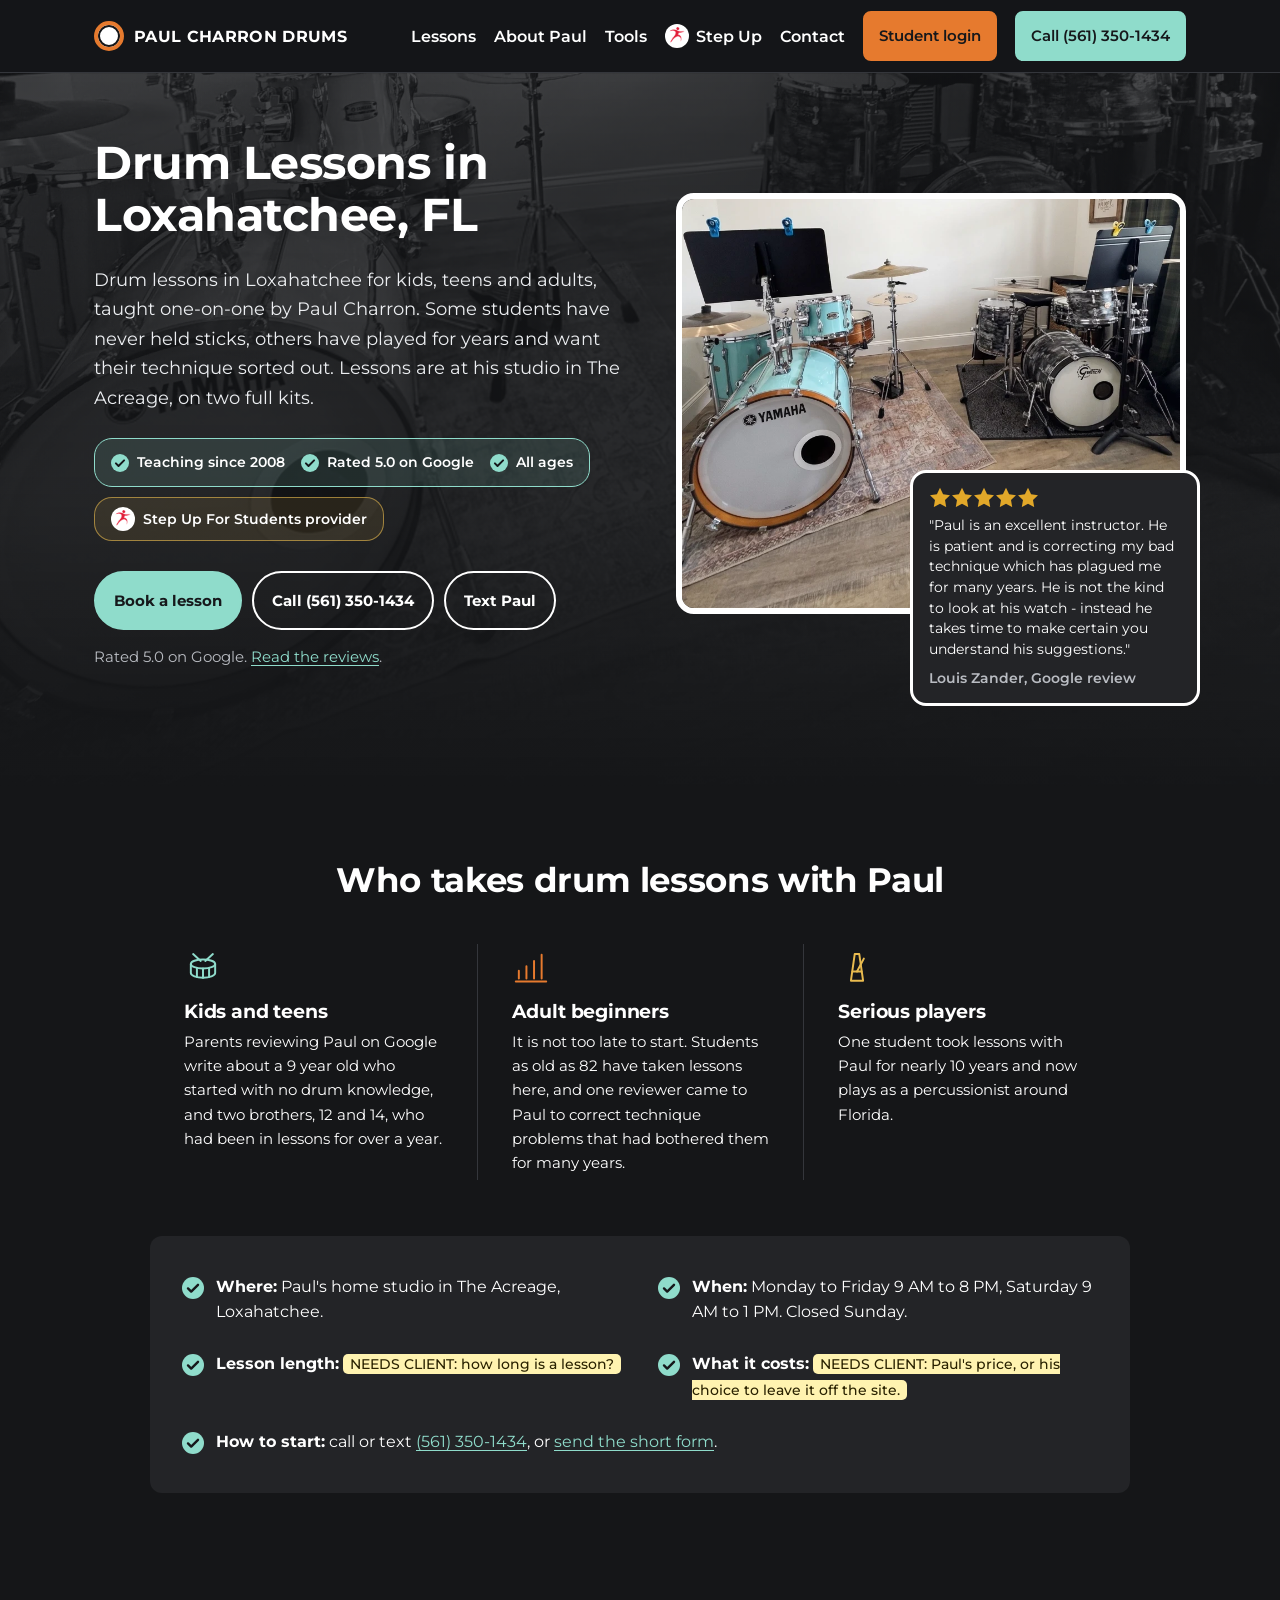
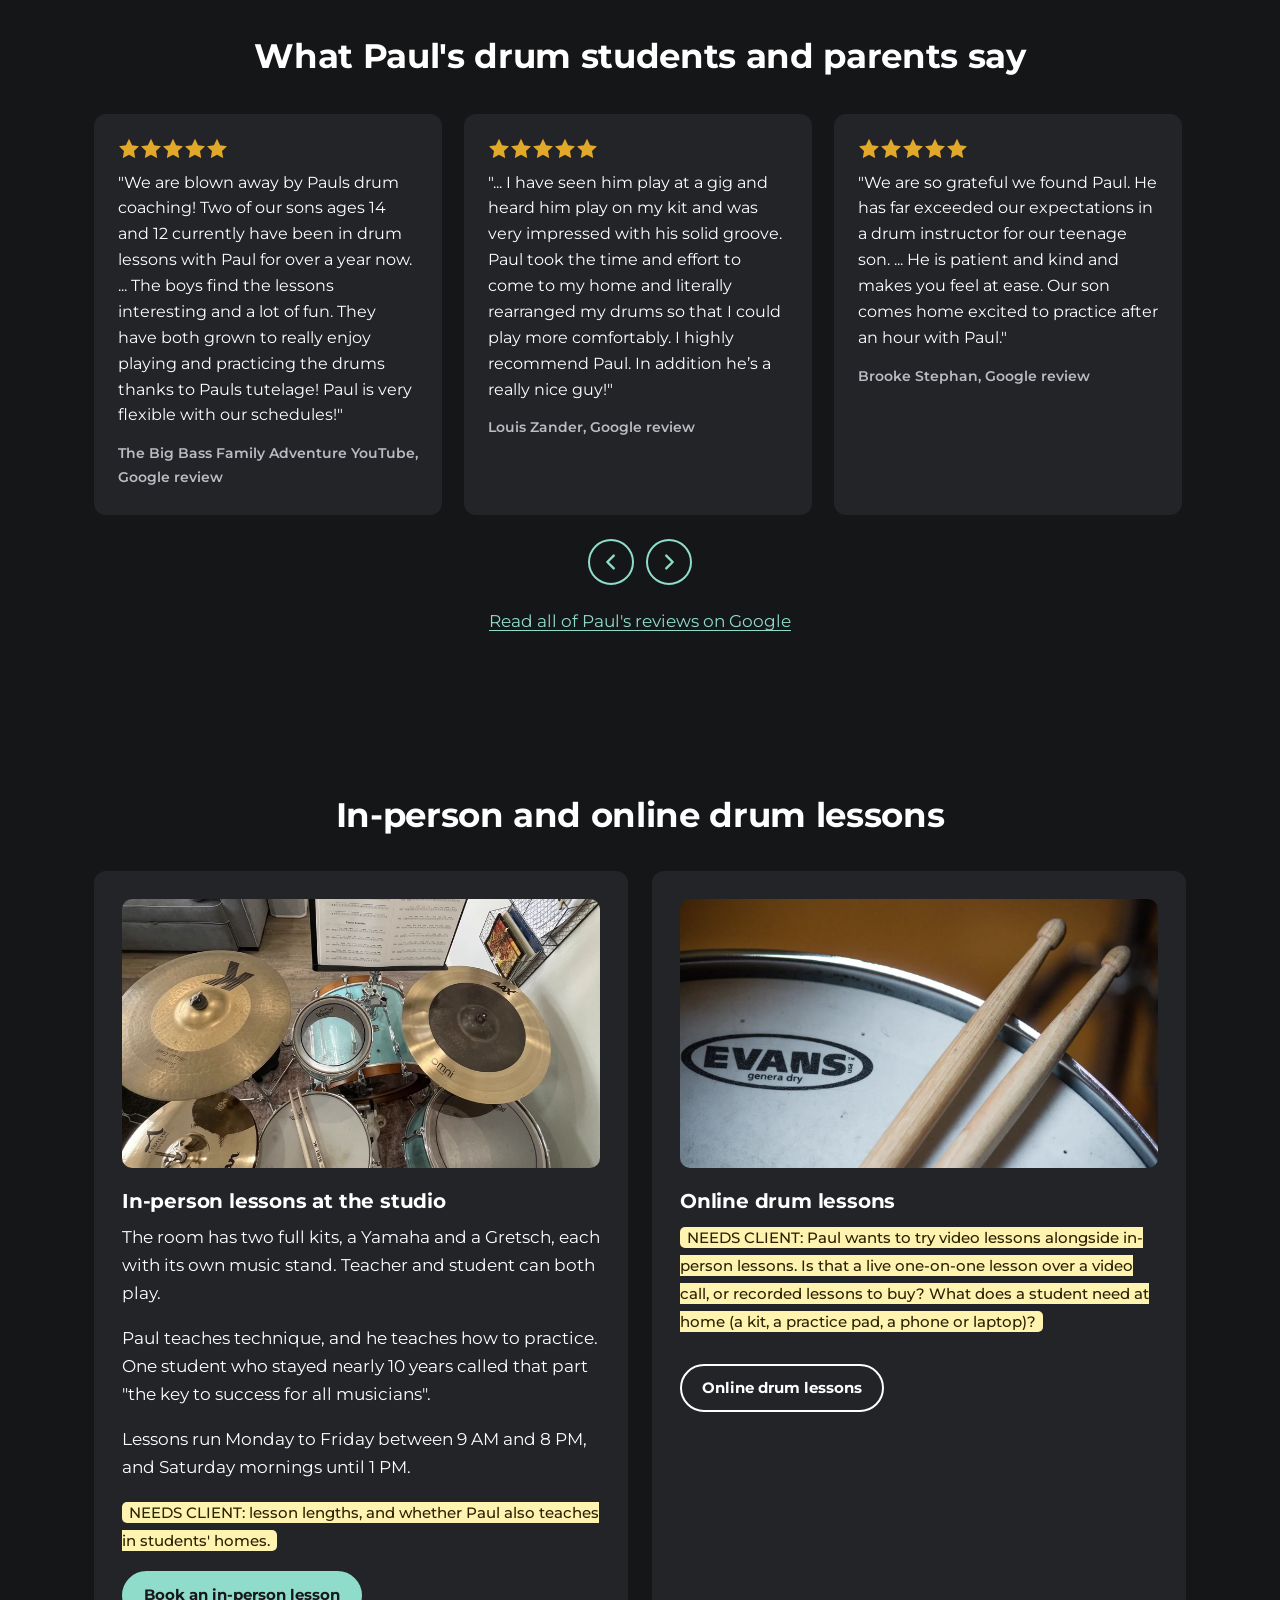
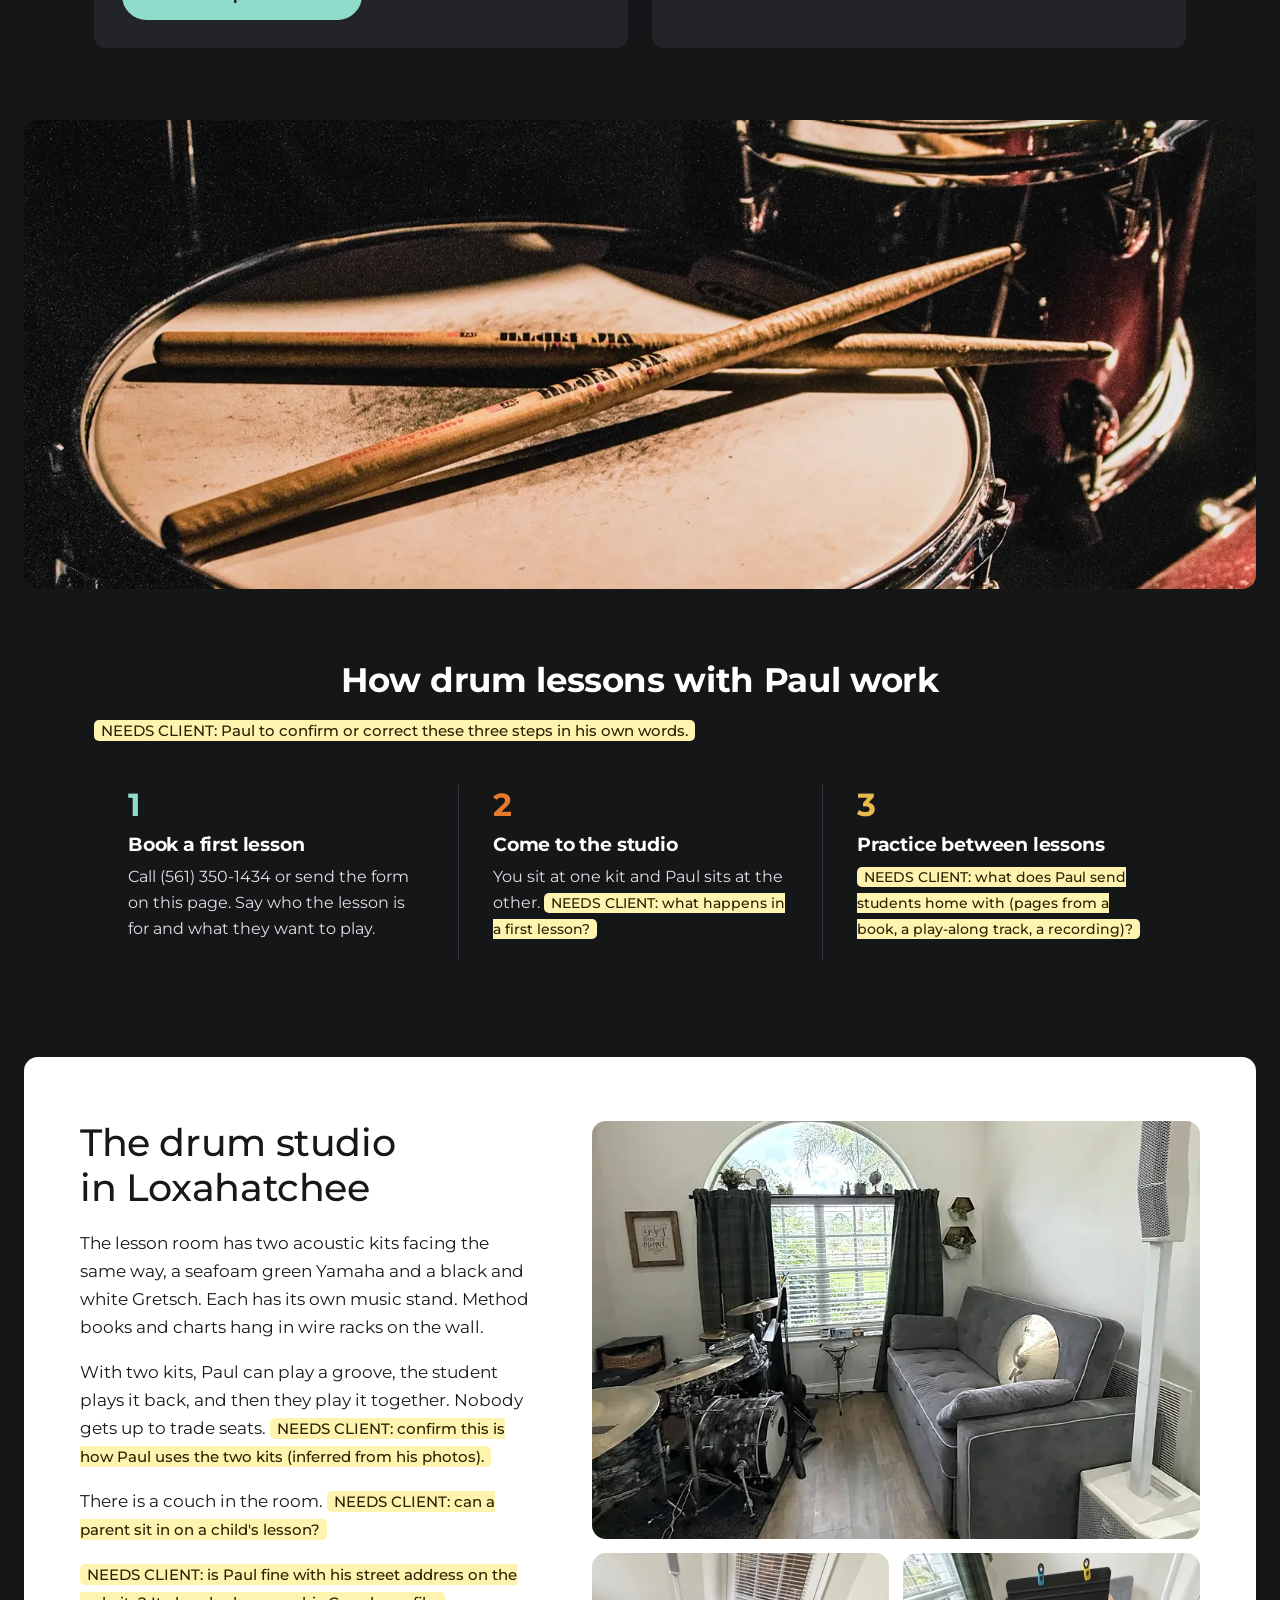
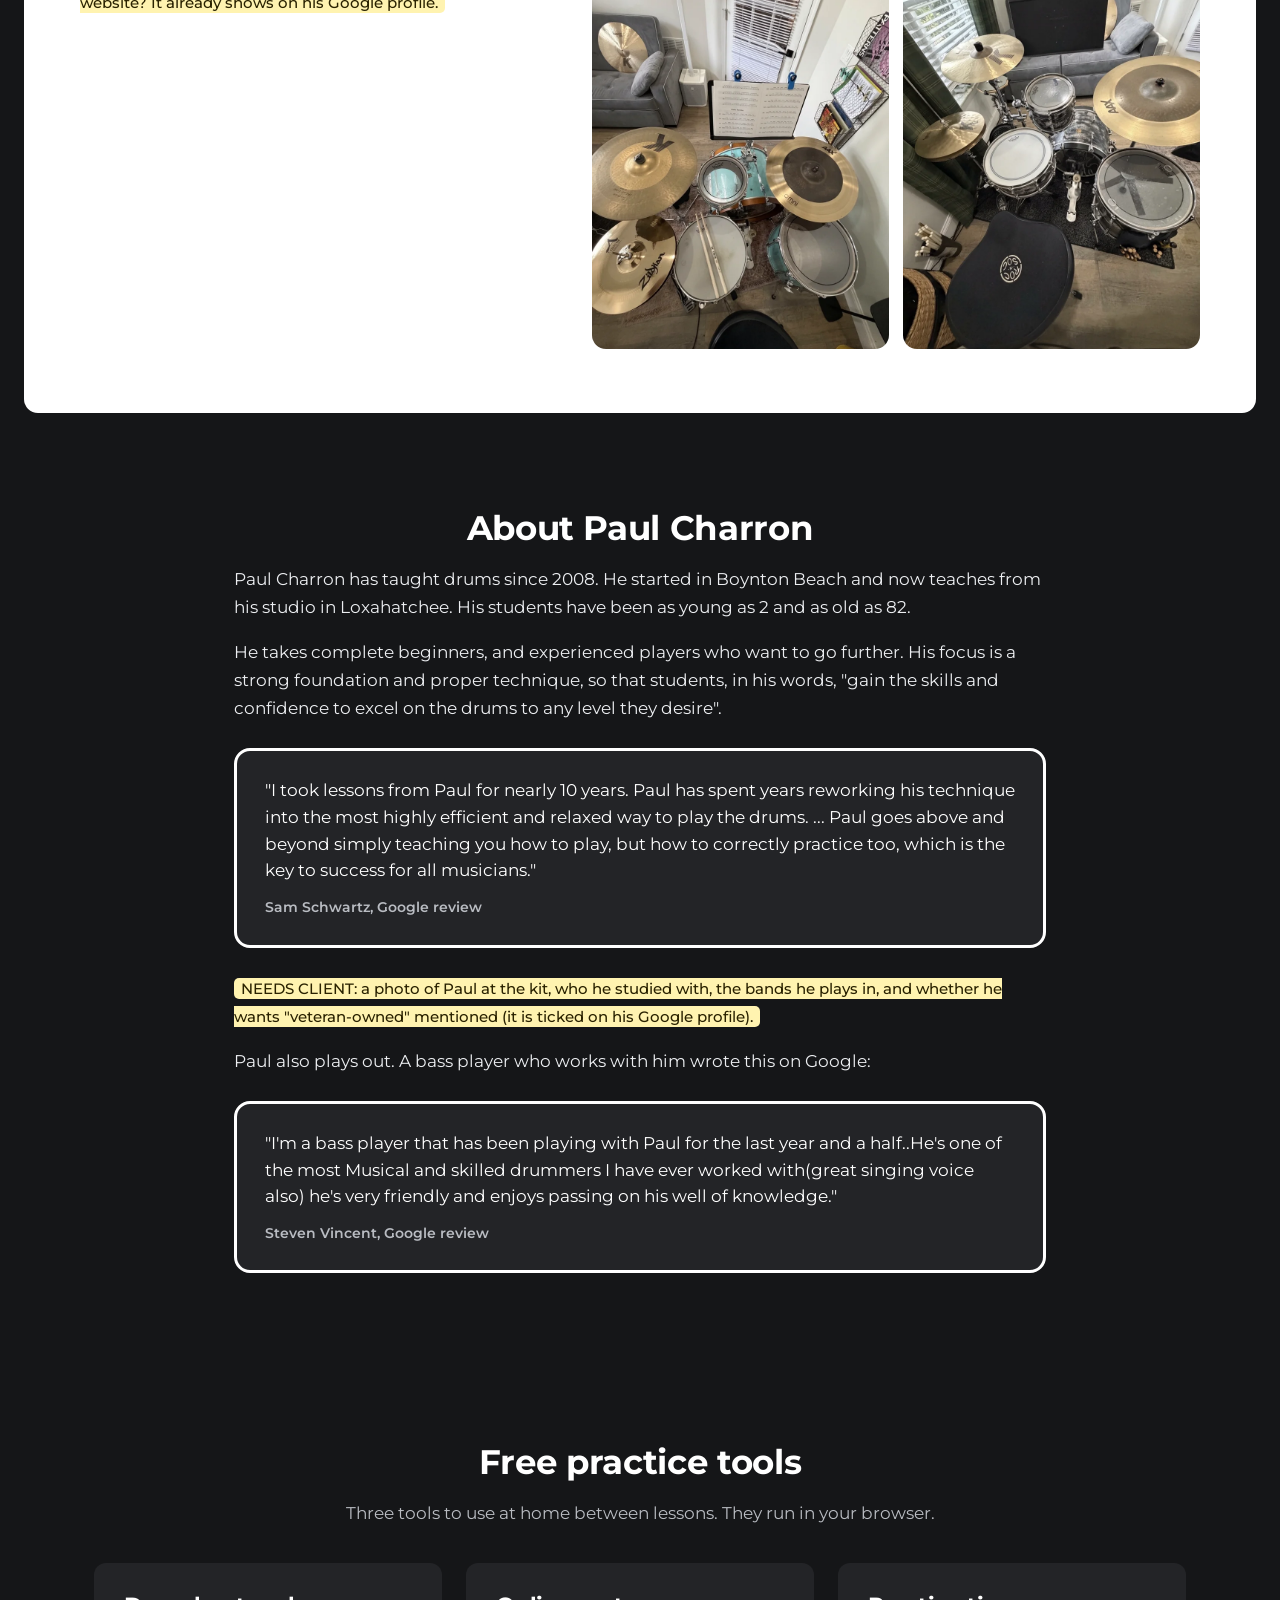
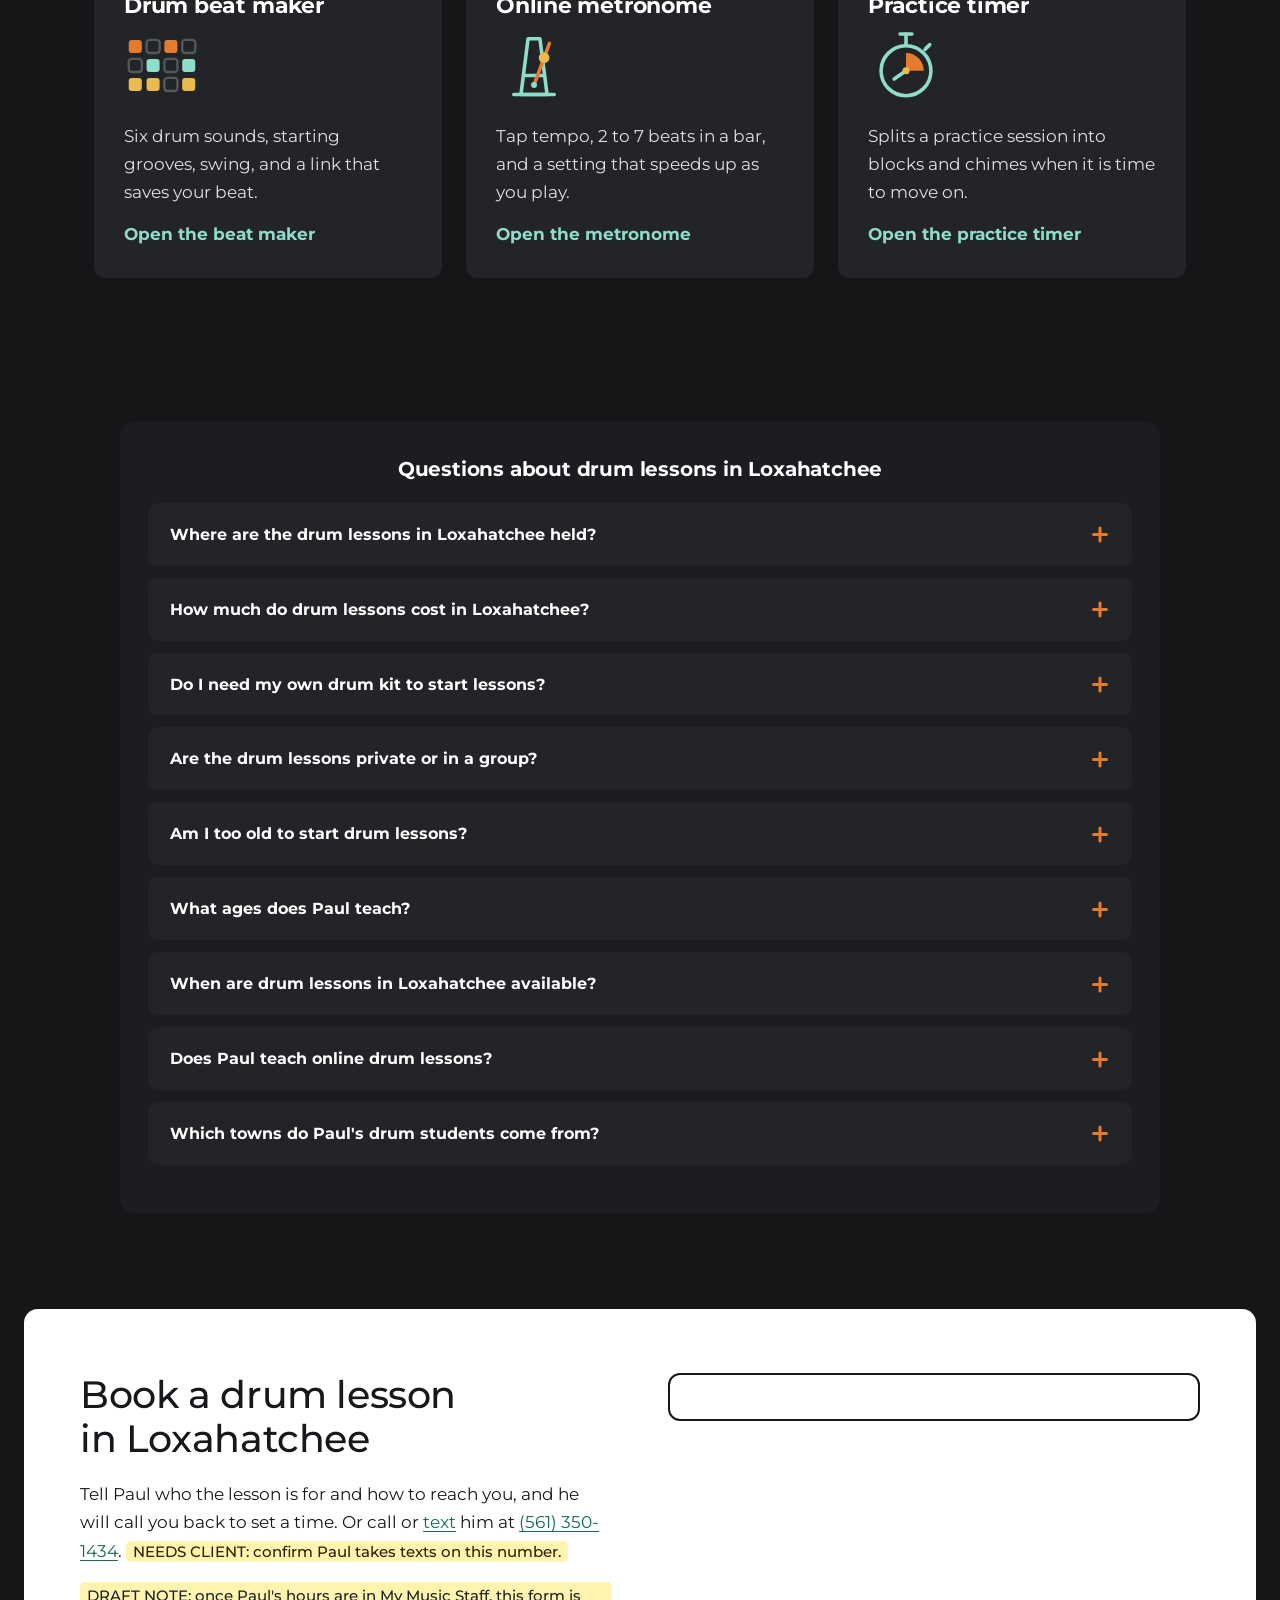
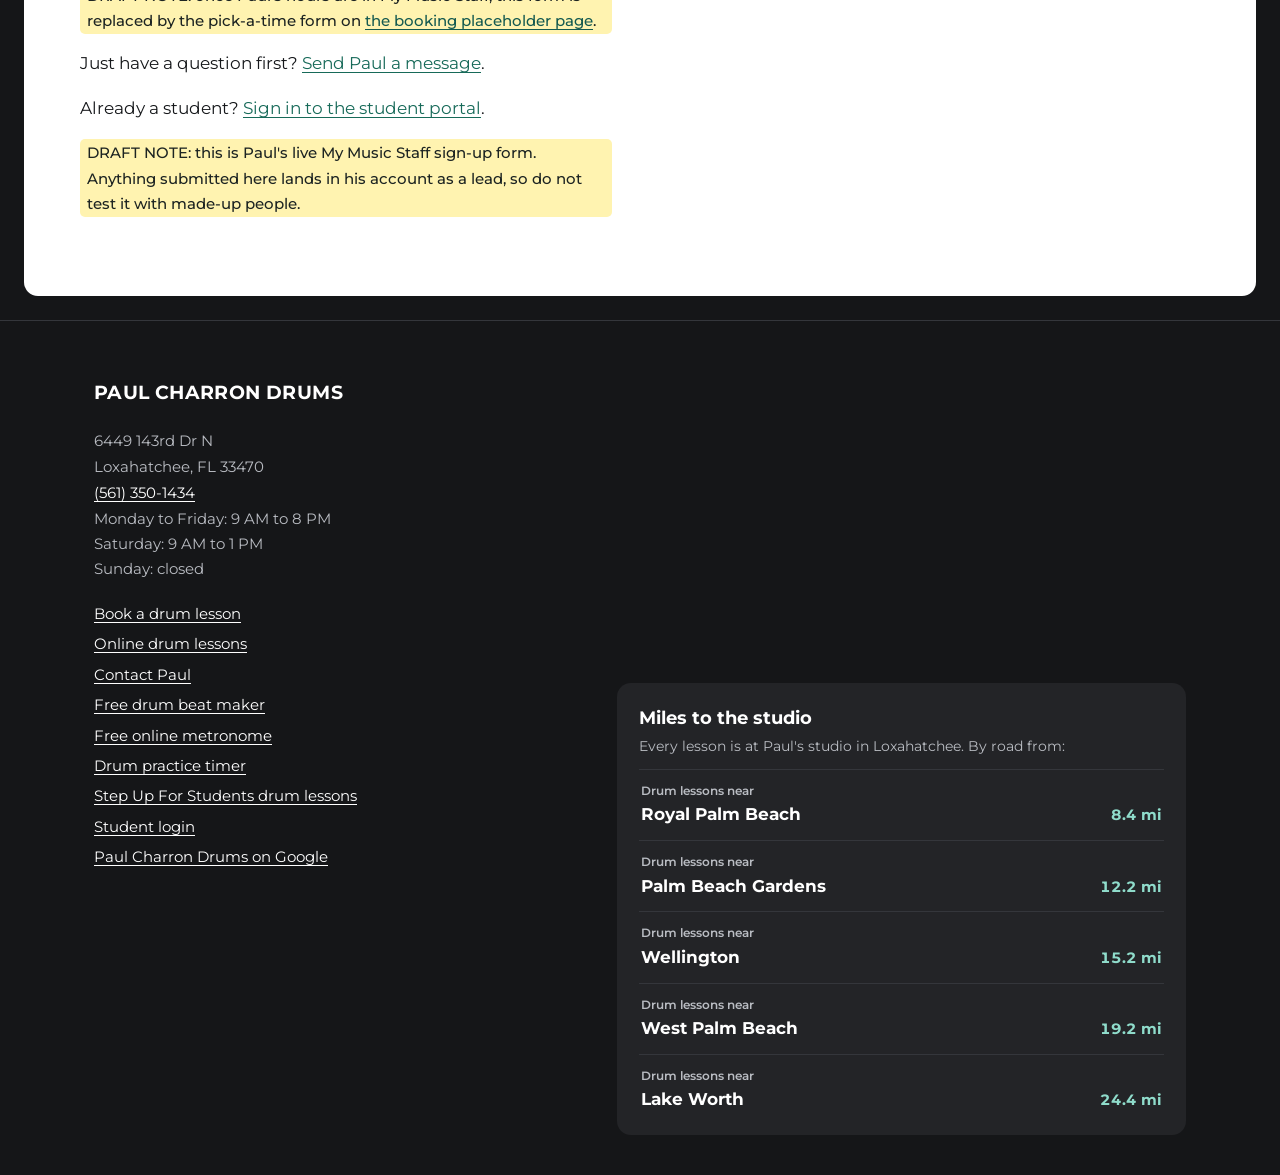
<file: index.html>
<!doctype html>
<html lang="en">
<head>
<meta charset="utf-8">
<meta name="viewport" content="width=device-width, initial-scale=1">
<!-- DRAFT: remove this noindex line when the page is approved and published -->
<meta name="robots" content="noindex, nofollow">
<title>Drum Lessons in Loxahatchee, FL | Private Lessons, All Ages | Paul Charron Drums</title>
<!-- share card: start -->
<meta property="og:type" content="website">
<meta property="og:site_name" content="Paul Charron Drums">
<meta property="og:title" content="Drum Lessons in Loxahatchee, FL | Private Lessons, All Ages | Paul Charron Drums">
<meta property="og:description" content="Drum lessons in Loxahatchee, FL with Paul Charron. Private, one-on-one lessons for kids, teens and adults, beginner to advanced. Call (561) 350-1434.">
<meta property="og:url" content="https://gantolin.github.io/paul-charron-drums-preview/">
<meta property="og:image" content="https://gantolin.github.io/paul-charron-drums-preview/img/share-card-1200x630.jpg">
<meta property="og:image:width" content="1200">
<meta property="og:image:height" content="630">
<meta property="og:image:alt" content="Paul Charron Drums: drum lessons in Loxahatchee, FL. Two drum kits in the lesson room.">
<meta name="twitter:card" content="summary_large_image">
<!-- share card: end -->
<meta name="description" content="Drum lessons in Loxahatchee, FL with Paul Charron. Private, one-on-one lessons for kids, teens and adults, beginner to advanced. Call (561) 350-1434.">
<link rel="preconnect" href="https://fonts.googleapis.com">
<link rel="preconnect" href="https://fonts.gstatic.com" crossorigin>
<link href="https://fonts.googleapis.com/css2?family=Montserrat:wght@400;500;600;700&display=swap" rel="stylesheet">
<link rel="stylesheet" href="styles.css?v=51">
<script type="application/ld+json">
{
  "@context": "https://schema.org",
  "@type": "LocalBusiness",
  "name": "Paul Charron Drums",
  "description": "One-on-one drum lessons in Loxahatchee, FL.",
  "telephone": "+1-561-350-1434",
  "address": {
    "@type": "PostalAddress",
    "streetAddress": "6449 143rd Dr N",
    "addressLocality": "Loxahatchee",
    "addressRegion": "FL",
    "postalCode": "33470",
    "addressCountry": "US"
  },
  "areaServed": "Loxahatchee, FL",
  "foundingDate": "2008",
  "openingHoursSpecification": [
    { "@type": "OpeningHoursSpecification", "dayOfWeek": ["Monday", "Tuesday", "Wednesday", "Thursday", "Friday"], "opens": "09:00", "closes": "20:00" },
    { "@type": "OpeningHoursSpecification", "dayOfWeek": "Saturday", "opens": "09:00", "closes": "13:00" }
  ],
  "hasMap": "https://www.google.com/maps/place/?q=place_id:ChIJOVCGmioh2YgREIuvyYdA8Hk"
}
</script>
</head>
<body>

<a class="skip" href="#top">Skip to the page content</a>

<header class="site-header">
  <div class="wrap">
    <a class="brand" href="#top">Paul Charron Drums</a>
    <button class="menu-toggle" type="button" aria-expanded="false" aria-controls="site-nav">Menu</button>
    <nav class="nav" id="site-nav" aria-label="Main">
      <a href="#lessons">Lessons</a>
      <a href="#about">About Paul</a>
      <a href="#tools">Tools</a>
      <a class="su-nav" href="step-up-for-students-drum-lessons.html"><img src="img/step-up-for-students-icon.png" alt="" width="22" height="22">Step Up</a>
      <a href="contact.html">Contact</a>
      <a class="btn small login" href="student-login.html">Student login</a>
      <a class="btn small" href="tel:+15613501434">Call (561) 350-1434</a>
    </nav>
  </div>
</header>

<main id="top">

<section class="hero">
  <div class="wrap">
    <div>
      <h1>Drum Lessons in <span>Loxahatchee, FL</span></h1>
      <p class="lead">Drum lessons in Loxahatchee for kids, teens and adults, taught one-on-one by Paul Charron. Some students have never held sticks, others have played for years and want their technique sorted out. Lessons are at his studio in The Acreage, on two full kits.</p>
      <ul class="hero-badges" role="list">
        <li>Teaching since 2008</li>
        <li>Rated 5.0 on Google</li>
        <li>All ages</li>
      </ul>
      <a class="hero-su" href="step-up-for-students-drum-lessons.html"><img src="img/step-up-for-students-icon.png" alt="" width="22" height="22"><span>Step Up For Students provider</span></a>
      <div class="hero-actions">
        <a class="btn" href="#book">Book a lesson</a>
        <a class="btn ghost" href="tel:+15613501434">Call (561) 350-1434</a>
        <a class="btn ghost" href="sms:+15613501434?&body=Hi%20Paul%2C%20I%27d%20like%20to%20book%20a%20drum%20lesson.">Text Paul</a>
      </div>
      <p class="hero-note">Rated 5.0 on Google. <a href="https://www.google.com/maps/place/?q=place_id:ChIJOVCGmioh2YgREIuvyYdA8Hk">Read the reviews</a>.</p>
    </div>
    <div class="hero-photo">
      <img src="img/drum-studio-two-kits-loxahatchee-1400.webp"
           srcset="img/drum-studio-two-kits-loxahatchee-800.webp 800w, img/drum-studio-two-kits-loxahatchee-1400.webp 1400w"
           sizes="(max-width: 1180px) 100vw, 1132px"
           width="1400" height="1157"
           alt="Two drum kits side by side in Paul Charron's lesson room: a seafoam green Yamaha and a black and white Gretsch">
      <div class="hero-review">
        <div class="stars" aria-label="5 stars">★★★★★</div>
        <p>"Paul is an excellent instructor. He is patient and is correcting my bad technique which has plagued me for many years. He is not the kind to look at his watch - instead he takes time to make certain you understand his suggestions."</p>
        <div class="who">Louis Zander, Google review</div>
      </div>
    </div>
  </div>
</section>

<section class="features" id="features">
  <div class="wrap">
    <h2>Who takes drum lessons with Paul</h2>
    <div class="features-grid">
      <div class="feature">
        <div class="tile"><svg viewBox="0 0 50 50" fill="none" stroke="currentColor" stroke-width="2.6" stroke-linecap="round" stroke-linejoin="round" aria-hidden="true"><ellipse cx="25" cy="21" rx="16" ry="6"/><path d="M9 21v12c0 3.3 7.2 6 16 6s16-2.7 16-6V21"/><path d="M17 27v11M33 27v11M25 27v12"/><path d="M12 8l10 9M38 8l-10 9"/></svg></div>
        <h3>Kids and teens</h3>
        <p>Parents reviewing Paul on Google write about a 9 year old who started with no drum knowledge, and two brothers, 12 and 14, who had been in lessons for over a year.</p>
      </div>
      <div class="feature">
        <div class="tile"><svg viewBox="0 0 50 50" fill="none" stroke="currentColor" stroke-width="2.6" stroke-linecap="round" stroke-linejoin="round" aria-hidden="true"><path d="M9 40V30M19 40V24M29 40V17M39 40V9"/><path d="M5 44h40"/></svg></div>
        <h3>Adult beginners</h3>
        <p>It is not too late to start. Students as old as 82 have taken lessons here, and one reviewer came to Paul to correct technique problems that had bothered them for many years.</p>
      </div>
      <div class="feature">
        <div class="tile"><svg viewBox="0 0 50 50" fill="none" stroke="currentColor" stroke-width="2.6" stroke-linecap="round" stroke-linejoin="round" aria-hidden="true"><path d="M17 43h16l-5-35h-6z"/><path d="M25 31l9-17"/><path d="M19 31h12"/></svg></div>
        <h3>Serious players</h3>
        <p>One student took lessons with Paul for nearly 10 years and now plays as a percussionist around Florida.</p>
      </div>
    </div>
    <ul class="facts">
      <li><strong>Where:</strong> Paul's home studio in The Acreage, Loxahatchee.</li>
      <li><strong>When:</strong> Monday to Friday 9 AM to 8 PM, Saturday 9 AM to 1 PM. Closed Sunday.</li>
      <li><strong>Lesson length:</strong> <span class="needs">NEEDS CLIENT: how long is a lesson?</span></li>
      <li><strong>What it costs:</strong> <span class="needs">NEEDS CLIENT: Paul's price, or his choice to leave it off the site.</span></li>
      <li><strong>How to start:</strong> call or text <a href="tel:+15613501434">(561) 350-1434</a>, or <a href="#book">send the short form</a>.</li>
    </ul>
  </div>
</section>

<section class="reviews" id="reviews">
  <div class="wrap">
    <h2>What Paul's drum students and parents say</h2>
    <div class="review-slider" tabindex="0" role="group" aria-label="Google reviews, scroll sideways for more">
      <div class="review">
        <div class="stars" aria-label="5 stars">★★★★★</div>
        <p>"We are blown away by Pauls drum coaching! Two of our sons ages 14 and 12 currently have been in drum lessons with Paul for over a year now. ... The boys find the lessons interesting and a lot of fun. They have both grown to really enjoy playing and practicing the drums thanks to Pauls tutelage! Paul is very flexible with our schedules!"</p>
        <div class="who">The Big Bass Family Adventure YouTube, Google review</div>
      </div>
      <div class="review">
        <div class="stars" aria-label="5 stars">★★★★★</div>
        <p>"... I have seen him play at a gig and heard him play on my kit and was very impressed with his solid groove. Paul took the time and effort to come to my home and literally rearranged my drums so that I could play more comfortably. I highly recommend Paul. In addition he’s a really nice guy!"</p>
        <div class="who">Louis Zander, Google review</div>
      </div>
      <div class="review">
        <div class="stars" aria-label="5 stars">★★★★★</div>
        <p>"We are so grateful we found Paul. He has far exceeded our expectations in a drum instructor for our teenage son. ... He is patient and kind and makes you feel at ease. Our son comes home excited to practice after an hour with Paul."</p>
        <div class="who">Brooke Stephan, Google review</div>
      </div>
      <div class="review">
        <div class="stars" aria-label="5 stars">★★★★★</div>
        <p>"Paul is an excellent drummer with a passion for his craft! He has mastered his technique and is a great teacher! Our boys take lessons with Paul and they really enjoy him as a teacher! They are thriving on the drums- thank you Paul!"</p>
        <div class="who">Dr. Danny Bass, Google review</div>
      </div>
      <div class="review">
        <div class="stars" aria-label="5 stars">★★★★★</div>
        <p>"Paul has been fantastic with my 9 year old son who is learning to play drums with no previous drum knowledge. The growth I have seen in him in just 2-3 months is incredible. Very patient with him and keeps it loose and fun for him to not get to discouraged in learning something extremely difficult. Highly recommend to anyone looking for drum lessons at any skill level"</p>
        <div class="who">Sean Keller, Google review</div>
      </div>
      <div class="review">
        <div class="stars" aria-label="5 stars">★★★★★</div>
        <p>"Great drummer and great with students."</p>
        <div class="who">Rick Floody, Google review</div>
      </div>
    </div>
    <div class="slider-nav">
      <button class="slider-btn" type="button" data-dir="-1" aria-label="Previous reviews"><svg viewBox="0 0 24 24" aria-hidden="true"><path d="M15 5l-7 7 7 7"/></svg></button>
      <button class="slider-btn" type="button" data-dir="1" aria-label="Next reviews"><svg viewBox="0 0 24 24" aria-hidden="true"><path d="M9 5l7 7-7 7"/></svg></button>
    </div>
    <p><a href="https://www.google.com/maps/place/?q=place_id:ChIJOVCGmioh2YgREIuvyYdA8Hk">Read all of Paul's reviews on Google</a></p>
  </div>
</section>

<section id="lessons">
  <div class="wrap">
    <h2>In-person and online drum lessons</h2>
    <div class="ways">
      <div class="way">
        <img src="img/yamaha-drum-kit-lesson-book-1400.webp" width="1400" height="1867" loading="lazy"
             alt="The Yamaha kit from the player's seat, with a method book open on the music stand">
        <h3>In-person lessons at the studio</h3>
        <p>The room has two full kits, a Yamaha and a Gretsch, each with its own music stand. Teacher and student can both play.</p>
        <p>Paul teaches technique, and he teaches how to practice. One student who stayed nearly 10 years called that part "the key to success for all musicians".</p>
        <p>Lessons run Monday to Friday between 9 AM and 8 PM, and Saturday mornings until 1 PM.</p>
        <p><span class="needs">NEEDS CLIENT: lesson lengths, and whether Paul also teaches in students' homes.</span></p>
        <a class="btn small" href="#book">Book an in-person lesson</a>
      </div>
      <div class="way online">
        <!-- Stock photo (Unsplash, @dmjdenise). Not Paul's kit. Sources: photos/stock-unsplash-2026-11-21/SOURCES.md -->
        <img src="img/stock-drumsticks-on-snare-head-1400.webp" width="1400" height="933" loading="lazy"
             alt="Two drumsticks resting on a snare drum head">
        <h3>Online drum lessons</h3>
        <p><span class="needs">NEEDS CLIENT: Paul wants to try video lessons alongside in-person lessons. Is that a live one-on-one lesson over a video call, or recorded lessons to buy? What does a student need at home (a kit, a practice pad, a phone or laptop)?</span></p>
        <a class="btn small ghost" href="online-drum-lessons.html">Online drum lessons</a>
      </div>
    </div>
  </div>
</section>

<div class="photo-strip">
  <!-- Stock photo (Unsplash, @matthijssm). Not Paul's kit. -->
  <img src="img/stock-sticks-on-snare-dark-1600.webp" width="1600" height="1068" loading="lazy"
       alt="Drumsticks resting on a snare drum">
</div>

<section>
  <div class="wrap">
    <h2>How drum lessons with Paul work</h2>
    <p><span class="needs">NEEDS CLIENT: Paul to confirm or correct these three steps in his own words.</span></p>
    <ol class="steps">
      <li>
        <h3>Book a first lesson</h3>
        <p>Call (561) 350-1434 or send the form on this page. Say who the lesson is for and what they want to play.</p>
      </li>
      <li>
        <h3>Come to the studio</h3>
        <p>You sit at one kit and Paul sits at the other. <span class="needs">NEEDS CLIENT: what happens in a first lesson?</span></p>
      </li>
      <li>
        <h3>Practice between lessons</h3>
        <p><span class="needs">NEEDS CLIENT: what does Paul send students home with (pages from a book, a play-along track, a recording)?</span></p>
      </li>
    </ol>
  </div>
</section>

<section class="studio" id="studio">
  <div class="wrap studio-grid">
    <div>
      <h2>The drum studio in Loxahatchee</h2>
      <p>The lesson room has two acoustic kits facing the same way, a seafoam green Yamaha and a black and white Gretsch. Each has its own music stand. Method books and charts hang in wire racks on the wall.</p>
      <p>With two kits, Paul can play a groove, the student plays it back, and then they play it together. Nobody gets up to trade seats. <span class="needs">NEEDS CLIENT: confirm this is how Paul uses the two kits (inferred from his photos).</span></p>
      <p>There is a couch in the room. <span class="needs">NEEDS CLIENT: can a parent sit in on a child's lesson?</span></p>
      <p><span class="needs">NEEDS CLIENT: is Paul fine with his street address on the website? It already shows on his Google profile.</span></p>
    </div>
    <div class="photo-row">
      <img class="wide" src="img/drum-lesson-room-loxahatchee-800.webp" width="800" height="1067" loading="lazy"
           alt="Paul Charron's drum lesson room in Loxahatchee with a Gretsch kit, a couch and an arched window">
      <img src="img/yamaha-drum-kit-lesson-book-800.webp" width="800" height="1067" loading="lazy"
           alt="View from the seat of the Yamaha kit with a drum method book open to funk grooves on the music stand">
      <img src="img/gretsch-drum-kit-student-seat-800.webp" width="800" height="1067" loading="lazy"
           alt="View from the seat of the black and white Gretsch drum kit in the lesson room">
    </div>
  </div>
</section>

<section class="about" id="about">
  <div class="wrap">
    <h2>About Paul Charron</h2>
    <p>Paul Charron has taught drums since 2008. He started in Boynton Beach and now teaches from his studio in Loxahatchee. His students have been as young as 2 and as old as 82.</p>
    <p>He takes complete beginners, and experienced players who want to go further. His focus is a strong foundation and proper technique, so that students, in his words, "gain the skills and confidence to excel on the drums to any level they desire".</p>
    <blockquote>
      "I took lessons from Paul for nearly 10 years. Paul has spent years reworking his technique into the most highly efficient and relaxed way to play the drums. ... Paul goes above and beyond simply teaching you how to play, but how to correctly practice too, which is the key to success for all musicians."
      <footer>Sam Schwartz, Google review</footer>
    </blockquote>
    <p><span class="needs">NEEDS CLIENT: a photo of Paul at the kit, who he studied with, the bands he plays in, and whether he wants "veteran-owned" mentioned (it is ticked on his Google profile).</span></p>
    <p>Paul also plays out. A bass player who works with him wrote this on Google:</p>
    <blockquote>
      "I'm a bass player that has been playing with Paul for the last year and a half..He's one of the most Musical and skilled drummers I have ever worked with(great singing voice also) he's very friendly and enjoys passing on his well of knowledge."
      <footer>Steven Vincent, Google review</footer>
    </blockquote>
  </div>
</section>

<section id="tools">
  <div class="wrap">
    <h2>Free practice tools</h2>
    <p>Three tools to use at home between lessons. They run in your browser.</p>
    <div class="tool-cards three">
      <a class="tool-card" href="drum-beat-maker.html">
        <h3>Drum beat maker</h3>
        <svg class="tool-icon" viewBox="0 0 64 64" aria-hidden="true" focusable="false">
          <rect class="f-hoop step" x="4" y="10" width="11" height="11" rx="2.5"/>
          <rect class="off" x="19" y="10" width="11" height="11" rx="2.5"/>
          <rect class="f-hoop step c" x="34" y="10" width="11" height="11" rx="2.5"/>
          <rect class="off" x="49" y="10" width="11" height="11" rx="2.5"/>
          <rect class="off" x="4" y="26" width="11" height="11" rx="2.5"/>
          <rect class="f-teal step b" x="19" y="26" width="11" height="11" rx="2.5"/>
          <rect class="off" x="34" y="26" width="11" height="11" rx="2.5"/>
          <rect class="f-teal step d" x="49" y="26" width="11" height="11" rx="2.5"/>
          <rect class="f-brass step" x="4" y="42" width="11" height="11" rx="2.5"/>
          <rect class="f-brass step b" x="19" y="42" width="11" height="11" rx="2.5"/>
          <rect class="off" x="34" y="42" width="11" height="11" rx="2.5"/>
          <rect class="f-brass step d" x="49" y="42" width="11" height="11" rx="2.5"/>
        </svg>
        <p>Six drum sounds, starting grooves, swing, and a link that saves your beat.</p>
        <span>Open the beat maker</span>
      </a>
      <a class="tool-card" href="metronome.html">
        <h3>Online metronome</h3>
        <svg class="tool-icon" viewBox="0 0 64 64" aria-hidden="true" focusable="false">
          <path class="ln" d="M21 56 L27 9 h10 L43 56 Z"/>
          <path class="ln" d="M15 56 h34"/>
          <path class="ln" d="M25 40 h14"/>
          <g class="arm">
            <path class="ln s-hoop" d="M32 48 L45 13"/>
            <circle class="f-brass" cx="40.5" cy="25" r="4.5"/>
          </g>
          <circle class="f-teal" cx="32" cy="48" r="2.5"/>
        </svg>
        <p>Tap tempo, 2 to 7 beats in a bar, and a setting that speeds up as you play.</p>
        <span>Open the metronome</span>
      </a>
      <a class="tool-card" href="practice-timer.html">
        <h3>Practice timer</h3>
        <svg class="tool-icon" viewBox="0 0 64 64" aria-hidden="true" focusable="false">
          <path class="ln" d="M27 5 h10"/>
          <path class="ln" d="M32 5 v9"/>
          <path class="ln" d="M48 18 l4 -4"/>
          <circle class="ln" cx="32" cy="36" r="21"/>
          <path class="f-hoop" d="M32 36 V21 A15 15 0 0 1 47 36 Z"/>
          <path class="ln" d="M32 36 L22 43"/>
          <circle class="f-brass" cx="32" cy="36" r="3"/>
        </svg>
        <p>Splits a practice session into blocks and chimes when it is time to move on.</p>
        <span>Open the practice timer</span>
      </a>
    </div>
  </div>
</section>

<section class="faq" id="faq">
  <div class="wrap">
    <h2>Questions about drum lessons in Loxahatchee</h2>

    <details>
      <summary>Where are the drum lessons in Loxahatchee held?</summary>
      <p>In Paul's home studio at 6449 143rd Dr N, Loxahatchee, FL 33470, in The Acreage.</p>
    </details>

    <details>
      <summary>How much do drum lessons cost in Loxahatchee?</summary>
      <p><span class="needs">NEEDS CLIENT: Paul's prices, or his choice to leave them off the site.</span></p>
    </details>

    <details>
      <summary>Do I need my own drum kit to start lessons?</summary>
      <p>Not for the lesson. The studio has two full kits and you play one of them. <span class="needs">NEEDS CLIENT: what Paul tells beginners about practicing at home without a kit.</span></p>
    </details>

    <details>
      <summary>Are the drum lessons private or in a group?</summary>
      <p>Private. It is always one student with Paul.</p>
    </details>

    <details>
      <summary>Am I too old to start drum lessons?</summary>
      <p>No. Paul's students have been as old as 82, and he takes complete beginners.</p>
    </details>

    <details>
      <summary>What ages does Paul teach?</summary>
      <p>From 2 to 82 so far. Paul has been teaching since 2008, beginner to advanced.</p>
    </details>

    <details>
      <summary>When are drum lessons in Loxahatchee available?</summary>
      <p>Monday to Friday from 9 AM to 8 PM, and Saturday from 9 AM to 1 PM. The studio is closed on Sunday. <span class="needs">NEEDS CLIENT: confirm these Google hours are his real teaching hours.</span></p>
    </details>

    <details>
      <summary>Does Paul teach online drum lessons?</summary>
      <p><span class="needs">NEEDS CLIENT: see the online lessons note above.</span></p>
    </details>

    <details>
      <summary>Which towns do Paul's drum students come from?</summary>
      <p>The studio is in Loxahatchee. Royal Palm Beach, Wellington, Palm Beach Gardens, West Palm Beach and Lake Worth are all within a drive, and the distances are listed below. <span class="needs">NEEDS CLIENT: the towns his students really drive in from.</span></p>
    </details>
  </div>
</section>

<section class="book" id="book">
  <div class="wrap">
    <div>
      <h2>Book a drum lesson in Loxahatchee</h2>
      <p>Tell Paul who the lesson is for and how to reach you, and he will call you back to set a time. Or call or <a href="sms:+15613501434?&body=Hi%20Paul%2C%20I%27d%20like%20to%20book%20a%20drum%20lesson.">text</a> him at <a href="tel:+15613501434">(561) 350-1434</a>. <span class="needs" style="color:#2a2200">NEEDS CLIENT: confirm Paul takes texts on this number.</span></p>
      <p class="needs" style="color:#1d2422">DRAFT NOTE: once Paul's hours are in My Music Staff, this form is replaced by the pick-a-time form on <a href="book.html" style="color:#155a50">the booking placeholder page</a>.</p>
      <p>Just have a question first? <a href="contact.html">Send Paul a message</a>.</p>
      <p>Already a student? <a href="student-login.html">Sign in to the student portal</a>.</p>
      <p class="needs" style="color:#1d2422">DRAFT NOTE: this is Paul's live My Music Staff sign-up form. Anything submitted here lands in his account as a lead, so do not test it with made-up people.</p>
    </div>
    <div class="book-form">
      <script src="https://app.mymusicstaff.com/Widget/v4/Widget.ashx?settings=eyJTY2hvb2xJRCI6InNjaF9rdFpKaiIsIldlYnNpdGVJRCI6Indic190eWhKYiIsIldlYnNpdGVCbG9ja0lEIjoid2JiX3psV3MwSkcifQ=="></script>
    </div>
  </div>
</section>

</main>

<footer class="site-footer">
  <div class="wrap">
    <div>
      <p class="footer-brand">Paul Charron Drums</p>
      <address>
        6449 143rd Dr N<br>
        Loxahatchee, FL 33470<br>
        <a href="tel:+15613501434">(561) 350-1434</a>
      </address>
      <p>Monday to Friday: 9 AM to 8 PM<br>Saturday: 9 AM to 1 PM<br>Sunday: closed</p>
      <ul class="footer-links">
        <li><a href="#book">Book a drum lesson</a></li>
        <li><a href="online-drum-lessons.html">Online drum lessons</a></li>
        <li><a href="contact.html">Contact Paul</a></li>
        <li><a href="drum-beat-maker.html">Free drum beat maker</a></li>
        <li><a href="metronome.html">Free online metronome</a></li>
        <li><a href="practice-timer.html">Drum practice timer</a></li>
        <li><a href="step-up-for-students-drum-lessons.html">Step Up For Students drum lessons</a></li>
        <li><a href="student-login.html">Student login</a></li>
        <li><a href="https://www.google.com/maps/place/?q=place_id:ChIJOVCGmioh2YgREIuvyYdA8Hk">Paul Charron Drums on Google</a></li>
      </ul>
    </div>
    <div>
      <iframe title="Map showing Paul Charron Drums in Loxahatchee, FL" loading="lazy"
              src="https://www.google.com/maps?q=Paul+Charron+Drums+6449+143rd+Dr+N+Loxahatchee+FL+33470&output=embed"></iframe>
      <div class="miles-board">
        <p class="miles-head">Miles to the studio</p>
        <p class="miles-sub">Every lesson is at Paul's studio in Loxahatchee. By road from:</p>
        <ul>
          <li><a href="drum-lessons-royal-palm-beach-fl.html"><span class="pre">Drum lessons near</span><strong>Royal Palm Beach</strong><em>8.4 mi</em></a></li>
          <li><a href="drum-lessons-palm-beach-gardens-fl.html"><span class="pre">Drum lessons near</span><strong>Palm Beach Gardens</strong><em>12.2 mi</em></a></li>
          <li><a href="drum-lessons-wellington-fl.html"><span class="pre">Drum lessons near</span><strong>Wellington</strong><em>15.2 mi</em></a></li>
          <li><a href="drum-lessons-west-palm-beach-fl.html"><span class="pre">Drum lessons near</span><strong>West Palm Beach</strong><em>19.2 mi</em></a></li>
          <li><a href="drum-lessons-lake-worth-fl.html"><span class="pre">Drum lessons near</span><strong>Lake Worth</strong><em>24.4 mi</em></a></li>
        </ul>
      </div>
    </div>
  </div>
</footer>

<div class="mobile-bar">
  <a href="tel:+15613501434">Call</a>
  <a href="sms:+15613501434?&body=Hi%20Paul%2C%20I%27d%20like%20to%20book%20a%20drum%20lesson.">Text</a>
  <a class="primary" href="#book">Book</a>
</div>

<script src="site.js?v=4"></script>

</body>
</html>
</file>
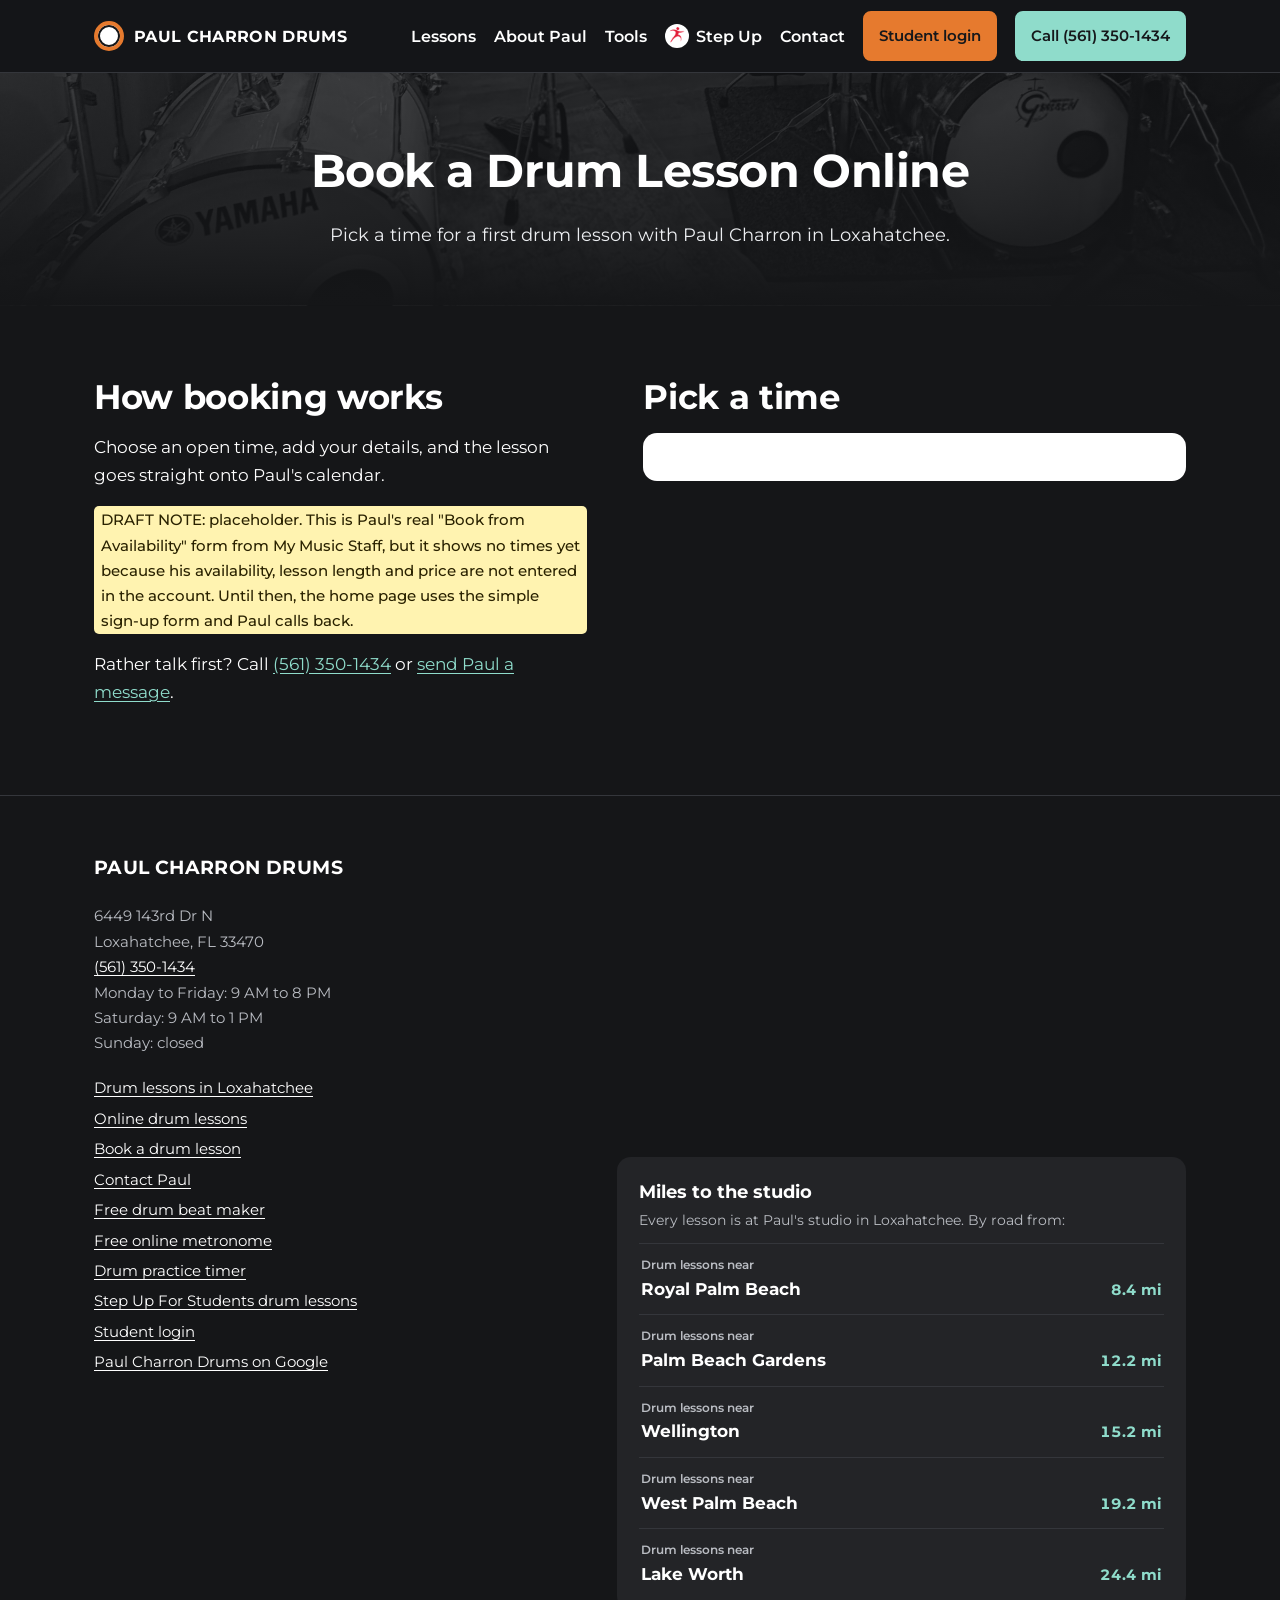
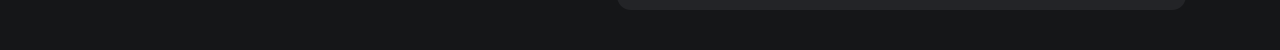
<file: book.html>
<!doctype html>
<html lang="en">
<head>
<meta charset="utf-8">
<meta name="viewport" content="width=device-width, initial-scale=1">
<!-- DRAFT: remove this noindex line when the page is approved and published -->
<meta name="robots" content="noindex, nofollow">
<title>Book a Drum Lesson Online | Paul Charron Drums</title>
<!-- share card: start -->
<meta property="og:type" content="website">
<meta property="og:site_name" content="Paul Charron Drums">
<meta property="og:title" content="Book a Drum Lesson Online | Paul Charron Drums">
<meta property="og:description" content="Book a first drum lesson with Paul Charron in Loxahatchee, FL.">
<meta property="og:url" content="https://gantolin.github.io/paul-charron-drums-preview/book.html">
<meta property="og:image" content="https://gantolin.github.io/paul-charron-drums-preview/img/share-card-1200x630.jpg">
<meta property="og:image:width" content="1200">
<meta property="og:image:height" content="630">
<meta property="og:image:alt" content="Paul Charron Drums: drum lessons in Loxahatchee, FL. Two drum kits in the lesson room.">
<meta name="twitter:card" content="summary_large_image">
<!-- share card: end -->
<meta name="description" content="Book a first drum lesson with Paul Charron in Loxahatchee, FL.">
<link rel="preconnect" href="https://fonts.googleapis.com">
<link rel="preconnect" href="https://fonts.gstatic.com" crossorigin>
<link href="https://fonts.googleapis.com/css2?family=Montserrat:wght@400;500;600;700&display=swap" rel="stylesheet">
<link rel="stylesheet" href="styles.css?v=51">
</head>
<body>

<a class="skip" href="#top">Skip to the page content</a>

<header class="site-header">
  <div class="wrap">
    <a class="brand" href="index.html">Paul Charron Drums</a>
    <button class="menu-toggle" type="button" aria-expanded="false" aria-controls="site-nav">Menu</button>
    <nav class="nav" id="site-nav" aria-label="Main">
      <a href="index.html#lessons">Lessons</a>
      <a href="index.html#about">About Paul</a>
      <a href="index.html#tools">Tools</a>
      <a class="su-nav" href="step-up-for-students-drum-lessons.html"><img src="img/step-up-for-students-icon.png" alt="" width="22" height="22">Step Up</a>
      <a href="contact.html">Contact</a>
      <a class="btn small login" href="student-login.html">Student login</a>
      <a class="btn small" href="tel:+15613501434">Call (561) 350-1434</a>
    </nav>
  </div>
</header>

<main id="top">

<section class="page-head">
  <div class="wrap">
    <h1>Book a Drum Lesson Online</h1>
    <p>Pick a time for a first drum lesson with Paul Charron in Loxahatchee.</p>
  </div>
</section>

<section>
  <div class="wrap two-col">
    <div>
      <h2>How booking works</h2>
      <p>Choose an open time, add your details, and the lesson goes straight onto Paul's calendar.</p>
      <p class="needs">DRAFT NOTE: placeholder. This is Paul's real "Book from Availability" form from My Music Staff, but it shows no times yet because his availability, lesson length and price are not entered in the account. Until then, the home page uses the simple sign-up form and Paul calls back.</p>
      <p>Rather talk first? Call <a href="tel:+15613501434">(561) 350-1434</a> or <a href="contact.html">send Paul a message</a>.</p>
    </div>
    <div>
      <h2>Pick a time</h2>
      <div class="panel">
        <script src="https://app.mymusicstaff.com/Widget/v4/Widget.ashx?settings=eyJTY2hvb2xJRCI6InNjaF9rdFpKaiIsIldlYnNpdGVJRCI6Indic190eWhKYiIsIldlYnNpdGVCbG9ja0lEIjoid2JiX3psV3lISjIifQ=="></script>
      </div>
    </div>
  </div>
</section>

</main>

<footer class="site-footer">
  <div class="wrap">
    <div>
      <p class="footer-brand">Paul Charron Drums</p>
      <address>
        6449 143rd Dr N<br>
        Loxahatchee, FL 33470<br>
        <a href="tel:+15613501434">(561) 350-1434</a>
      </address>
      <p>Monday to Friday: 9 AM to 8 PM<br>Saturday: 9 AM to 1 PM<br>Sunday: closed</p>
      <ul class="footer-links">
        <li><a href="index.html">Drum lessons in Loxahatchee</a></li>
        <li><a href="online-drum-lessons.html">Online drum lessons</a></li>
        <li><a href="index.html#book">Book a drum lesson</a></li>
        <li><a href="contact.html">Contact Paul</a></li>
        <li><a href="drum-beat-maker.html">Free drum beat maker</a></li>
        <li><a href="metronome.html">Free online metronome</a></li>
        <li><a href="practice-timer.html">Drum practice timer</a></li>
        <li><a href="step-up-for-students-drum-lessons.html">Step Up For Students drum lessons</a></li>
        <li><a href="student-login.html">Student login</a></li>
        <li><a href="https://www.google.com/maps/place/?q=place_id:ChIJOVCGmioh2YgREIuvyYdA8Hk">Paul Charron Drums on Google</a></li>
      </ul>
    </div>
    <div>
      <iframe title="Map showing Paul Charron Drums in Loxahatchee, FL" loading="lazy"
              src="https://www.google.com/maps?q=Paul+Charron+Drums+6449+143rd+Dr+N+Loxahatchee+FL+33470&output=embed"></iframe>
      <div class="miles-board">
        <p class="miles-head">Miles to the studio</p>
        <p class="miles-sub">Every lesson is at Paul's studio in Loxahatchee. By road from:</p>
        <ul>
          <li><a href="drum-lessons-royal-palm-beach-fl.html"><span class="pre">Drum lessons near</span><strong>Royal Palm Beach</strong><em>8.4 mi</em></a></li>
          <li><a href="drum-lessons-palm-beach-gardens-fl.html"><span class="pre">Drum lessons near</span><strong>Palm Beach Gardens</strong><em>12.2 mi</em></a></li>
          <li><a href="drum-lessons-wellington-fl.html"><span class="pre">Drum lessons near</span><strong>Wellington</strong><em>15.2 mi</em></a></li>
          <li><a href="drum-lessons-west-palm-beach-fl.html"><span class="pre">Drum lessons near</span><strong>West Palm Beach</strong><em>19.2 mi</em></a></li>
          <li><a href="drum-lessons-lake-worth-fl.html"><span class="pre">Drum lessons near</span><strong>Lake Worth</strong><em>24.4 mi</em></a></li>
        </ul>
      </div>
    </div>
  </div>
</footer>

<div class="mobile-bar">
  <a href="tel:+15613501434">Call</a>
  <a href="sms:+15613501434?&body=Hi%20Paul%2C%20I%27d%20like%20to%20book%20a%20drum%20lesson.">Text</a>
  <a class="primary" href="index.html#book">Book</a>
</div>

<script src="site.js?v=3"></script>
</body>
</html>
</file>
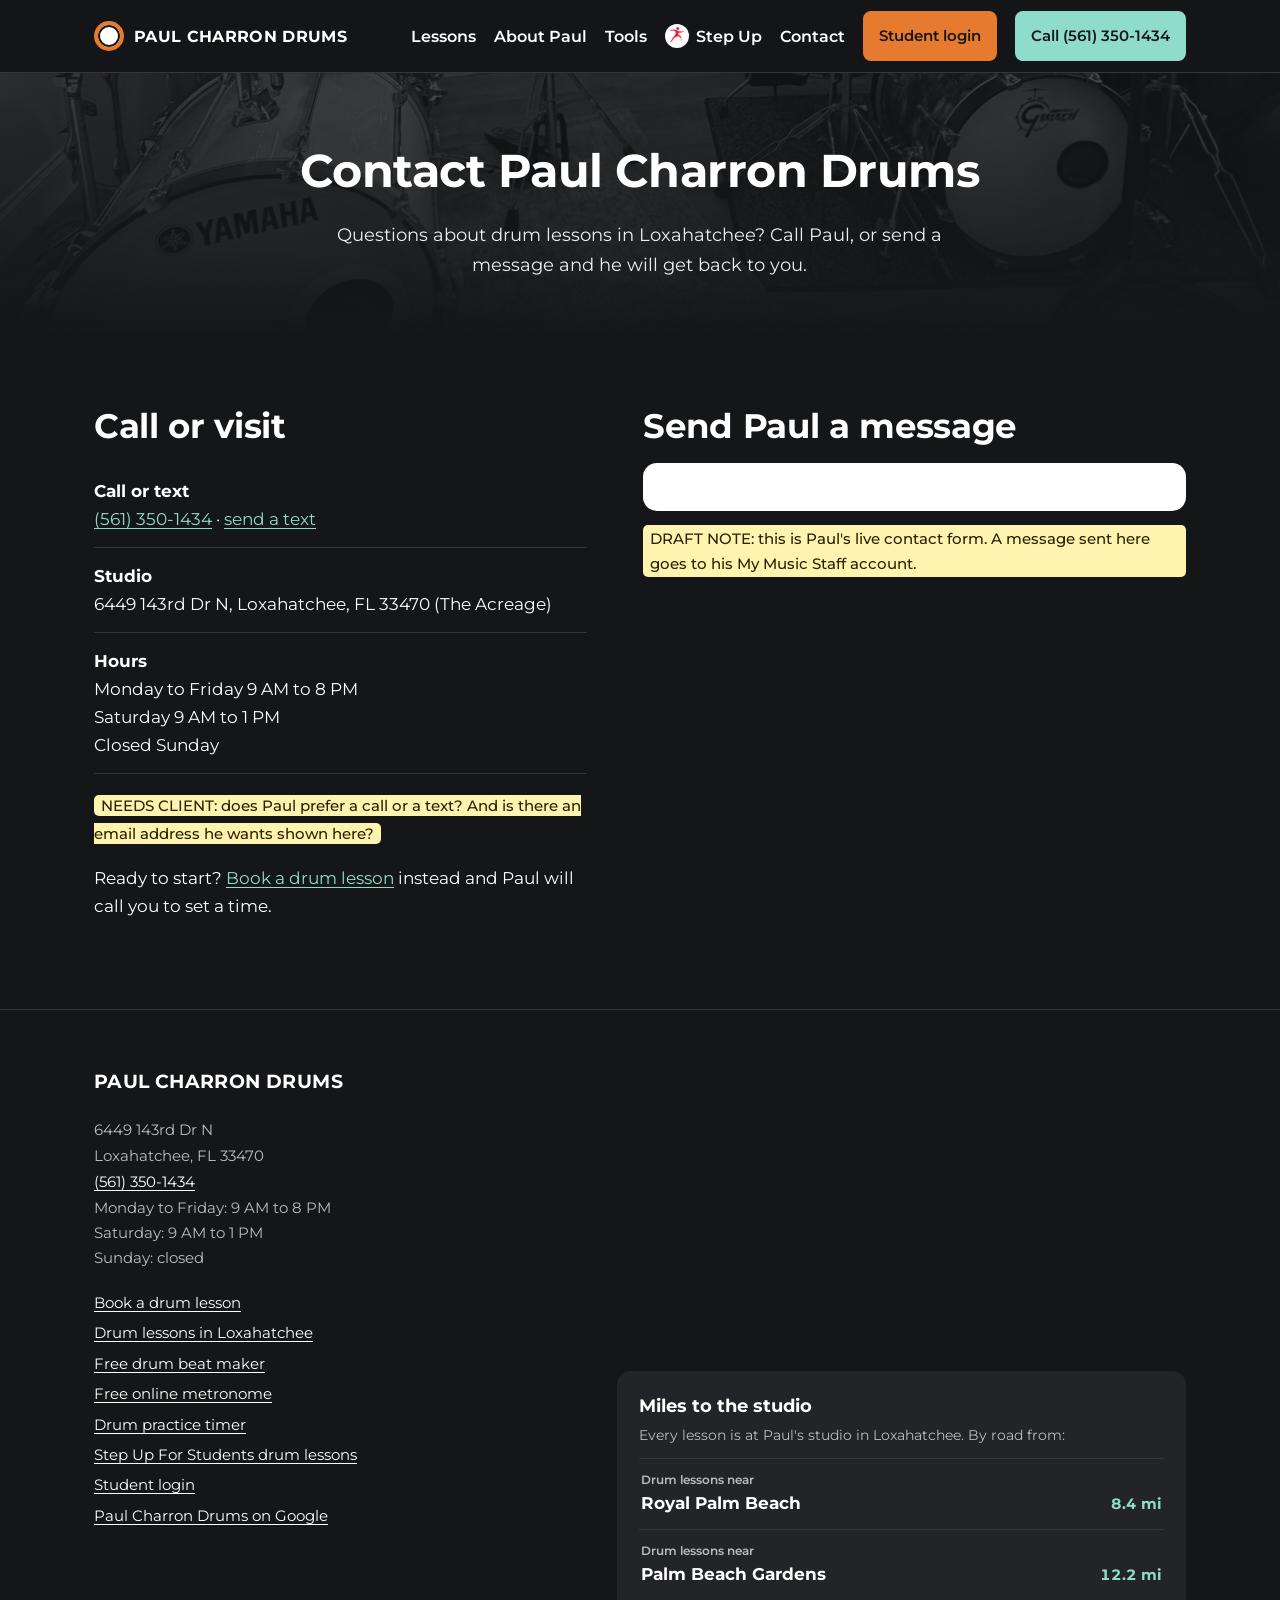
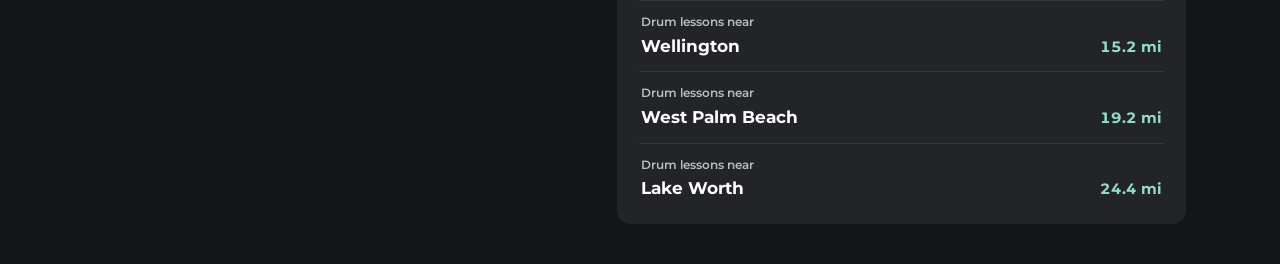
<file: contact.html>
<!doctype html>
<html lang="en">
<head>
<meta charset="utf-8">
<meta name="viewport" content="width=device-width, initial-scale=1">
<!-- DRAFT: remove this noindex line when the page is approved and published -->
<meta name="robots" content="noindex, nofollow">
<title>Contact Paul Charron Drums | Drum Lessons in Loxahatchee, FL</title>
<!-- share card: start -->
<meta property="og:type" content="website">
<meta property="og:site_name" content="Paul Charron Drums">
<meta property="og:title" content="Contact Paul Charron Drums | Drum Lessons in Loxahatchee, FL">
<meta property="og:description" content="Contact Paul Charron Drums about drum lessons in Loxahatchee, FL. Call (561) 350-1434 or send Paul a message.">
<meta property="og:url" content="https://gantolin.github.io/paul-charron-drums-preview/contact.html">
<meta property="og:image" content="https://gantolin.github.io/paul-charron-drums-preview/img/share-card-1200x630.jpg">
<meta property="og:image:width" content="1200">
<meta property="og:image:height" content="630">
<meta property="og:image:alt" content="Paul Charron Drums: drum lessons in Loxahatchee, FL. Two drum kits in the lesson room.">
<meta name="twitter:card" content="summary_large_image">
<!-- share card: end -->
<meta name="description" content="Contact Paul Charron Drums about drum lessons in Loxahatchee, FL. Call (561) 350-1434 or send Paul a message.">
<link rel="preconnect" href="https://fonts.googleapis.com">
<link rel="preconnect" href="https://fonts.gstatic.com" crossorigin>
<link href="https://fonts.googleapis.com/css2?family=Montserrat:wght@400;500;600;700&display=swap" rel="stylesheet">
<link rel="stylesheet" href="styles.css?v=51">
</head>
<body>

<a class="skip" href="#top">Skip to the page content</a>

<header class="site-header">
  <div class="wrap">
    <a class="brand" href="index.html">Paul Charron Drums</a>
    <button class="menu-toggle" type="button" aria-expanded="false" aria-controls="site-nav">Menu</button>
    <nav class="nav" id="site-nav" aria-label="Main">
      <a href="index.html#lessons">Lessons</a>
      <a href="index.html#about">About Paul</a>
      <a href="index.html#tools">Tools</a>
      <a class="su-nav" href="step-up-for-students-drum-lessons.html"><img src="img/step-up-for-students-icon.png" alt="" width="22" height="22">Step Up</a>
      <a href="contact.html" aria-current="page">Contact</a>
      <a class="btn small login" href="student-login.html">Student login</a>
      <a class="btn small" href="tel:+15613501434">Call (561) 350-1434</a>
    </nav>
  </div>
</header>

<main id="top">

<section class="page-head">
  <div class="wrap">
    <h1>Contact Paul Charron Drums</h1>
    <p>Questions about drum lessons in Loxahatchee? Call Paul, or send a message and he will get back to you.</p>
  </div>
</section>

<section>
  <div class="wrap two-col">
    <div>
      <h2>Call or visit</h2>
      <ul class="contact-list">
        <li><strong>Call or text</strong><a href="tel:+15613501434">(561) 350-1434</a> · <a href="sms:+15613501434?&body=Hi%20Paul%2C%20I%27d%20like%20to%20book%20a%20drum%20lesson.">send a text</a></li>
        <li><strong>Studio</strong>6449 143rd Dr N, Loxahatchee, FL 33470 (The Acreage)</li>
        <li><strong>Hours</strong>Monday to Friday 9 AM to 8 PM<br>Saturday 9 AM to 1 PM<br>Closed Sunday</li>
      </ul>
      <p><span class="needs">NEEDS CLIENT: does Paul prefer a call or a text? And is there an email address he wants shown here?</span></p>
      <p>Ready to start? <a href="index.html#book">Book a drum lesson</a> instead and Paul will call you to set a time.</p>
    </div>
    <div>
      <h2>Send Paul a message</h2>
      <div class="panel">
        <script src="https://app.mymusicstaff.com/Widget/v4/Widget.ashx?settings=eyJTY2hvb2xJRCI6InNjaF9rdFpKaiIsIldlYnNpdGVJRCI6Indic190eWhKYiIsIldlYnNpdGVCbG9ja0lEIjoid2JiX3psV3NaSlAifQ=="></script>
      </div>
      <p class="needs" style="margin-top:14px">DRAFT NOTE: this is Paul's live contact form. A message sent here goes to his My Music Staff account.</p>
    </div>
  </div>
</section>

</main>

<footer class="site-footer">
  <div class="wrap">
    <div>
      <p class="footer-brand">Paul Charron Drums</p>
      <address>
        6449 143rd Dr N<br>
        Loxahatchee, FL 33470<br>
        <a href="tel:+15613501434">(561) 350-1434</a>
      </address>
      <p>Monday to Friday: 9 AM to 8 PM<br>Saturday: 9 AM to 1 PM<br>Sunday: closed</p>
      <ul class="footer-links">
        <li><a href="index.html#book">Book a drum lesson</a></li>
        <li><a href="index.html">Drum lessons in Loxahatchee</a></li>
        <li><a href="drum-beat-maker.html">Free drum beat maker</a></li>
        <li><a href="metronome.html">Free online metronome</a></li>
        <li><a href="practice-timer.html">Drum practice timer</a></li>
        <li><a href="step-up-for-students-drum-lessons.html">Step Up For Students drum lessons</a></li>
        <li><a href="student-login.html">Student login</a></li>
        <li><a href="https://www.google.com/maps/place/?q=place_id:ChIJOVCGmioh2YgREIuvyYdA8Hk">Paul Charron Drums on Google</a></li>
      </ul>
    </div>
    <div>
      <iframe title="Map showing Paul Charron Drums in Loxahatchee, FL" loading="lazy"
              src="https://www.google.com/maps?q=Paul+Charron+Drums+6449+143rd+Dr+N+Loxahatchee+FL+33470&output=embed"></iframe>
      <div class="miles-board">
        <p class="miles-head">Miles to the studio</p>
        <p class="miles-sub">Every lesson is at Paul's studio in Loxahatchee. By road from:</p>
        <ul>
          <li><a href="drum-lessons-royal-palm-beach-fl.html"><span class="pre">Drum lessons near</span><strong>Royal Palm Beach</strong><em>8.4 mi</em></a></li>
          <li><a href="drum-lessons-palm-beach-gardens-fl.html"><span class="pre">Drum lessons near</span><strong>Palm Beach Gardens</strong><em>12.2 mi</em></a></li>
          <li><a href="drum-lessons-wellington-fl.html"><span class="pre">Drum lessons near</span><strong>Wellington</strong><em>15.2 mi</em></a></li>
          <li><a href="drum-lessons-west-palm-beach-fl.html"><span class="pre">Drum lessons near</span><strong>West Palm Beach</strong><em>19.2 mi</em></a></li>
          <li><a href="drum-lessons-lake-worth-fl.html"><span class="pre">Drum lessons near</span><strong>Lake Worth</strong><em>24.4 mi</em></a></li>
        </ul>
      </div>
    </div>
  </div>
</footer>

<div class="mobile-bar">
  <a href="tel:+15613501434">Call</a>
  <a href="sms:+15613501434?&body=Hi%20Paul%2C%20I%27d%20like%20to%20book%20a%20drum%20lesson.">Text</a>
  <a class="primary" href="index.html#book">Book</a>
</div>

<script src="site.js?v=3"></script>
</body>
</html>
</file>
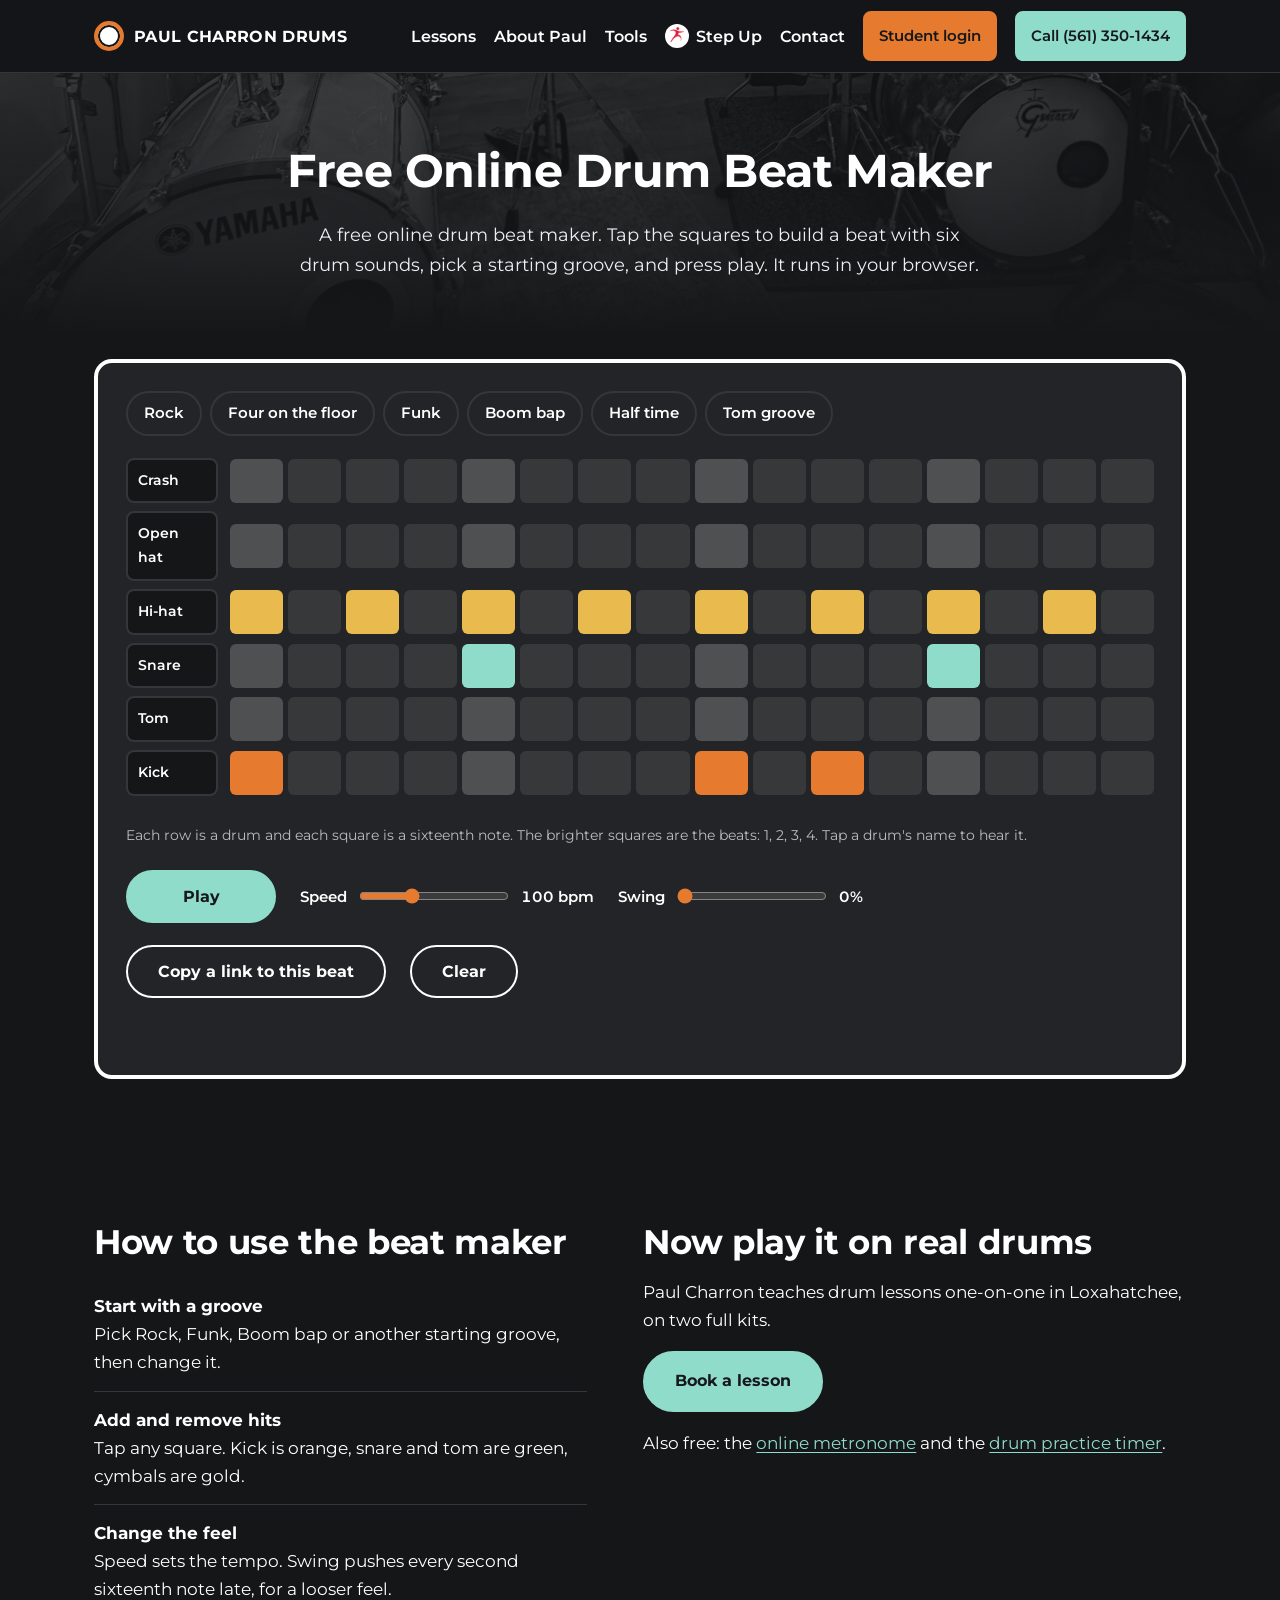
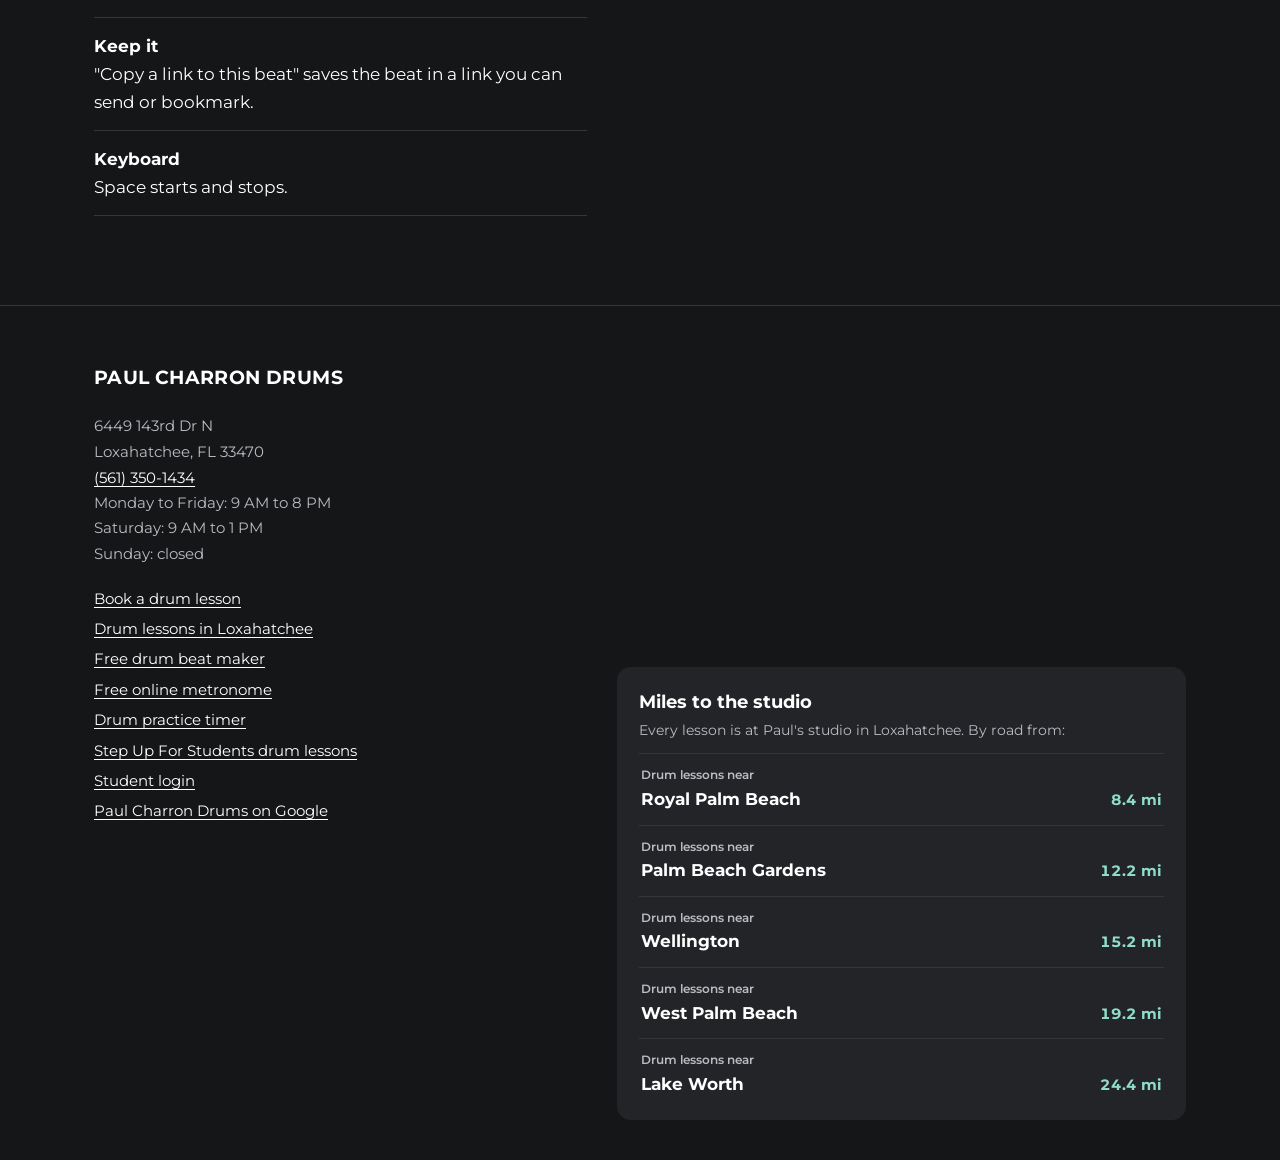
<file: drum-beat-maker.html>
<!doctype html>
<html lang="en">
<head>
<meta charset="utf-8">
<meta name="viewport" content="width=device-width, initial-scale=1">
<!-- DRAFT: remove this noindex line when the page is approved and published -->
<meta name="robots" content="noindex, nofollow">
<title>Free Online Drum Beat Maker | Six Drums, Swing, Share Link | Paul Charron Drums</title>
<!-- share card: start -->
<meta property="og:type" content="website">
<meta property="og:site_name" content="Paul Charron Drums">
<meta property="og:title" content="Free Online Drum Beat Maker | Six Drums, Swing, Share Link | Paul Charron Drums">
<meta property="og:description" content="Free online drum beat maker. Build a beat with kick, snare, hi-hat, tom and cymbals, start from Rock, Funk or Boom bap, add swing, and share it with a link.">
<meta property="og:url" content="https://gantolin.github.io/paul-charron-drums-preview/drum-beat-maker.html">
<meta property="og:image" content="https://gantolin.github.io/paul-charron-drums-preview/img/share-card-1200x630.jpg">
<meta property="og:image:width" content="1200">
<meta property="og:image:height" content="630">
<meta property="og:image:alt" content="Paul Charron Drums: drum lessons in Loxahatchee, FL. Two drum kits in the lesson room.">
<meta name="twitter:card" content="summary_large_image">
<!-- share card: end -->
<meta name="description" content="Free online drum beat maker. Build a beat with kick, snare, hi-hat, tom and cymbals, start from Rock, Funk or Boom bap, add swing, and share it with a link.">
<link rel="preconnect" href="https://fonts.googleapis.com">
<link rel="preconnect" href="https://fonts.gstatic.com" crossorigin>
<link href="https://fonts.googleapis.com/css2?family=Montserrat:wght@400;500;600;700&display=swap" rel="stylesheet">
<link rel="stylesheet" href="styles.css?v=51">
</head>
<body>

<a class="skip" href="#top">Skip to the page content</a>

<header class="site-header">
  <div class="wrap">
    <a class="brand" href="index.html">Paul Charron Drums</a>
    <button class="menu-toggle" type="button" aria-expanded="false" aria-controls="site-nav">Menu</button>
    <nav class="nav" id="site-nav" aria-label="Main">
      <a href="index.html#lessons">Lessons</a>
      <a href="index.html#about">About Paul</a>
      <a href="index.html#tools">Tools</a>
      <a class="su-nav" href="step-up-for-students-drum-lessons.html"><img src="img/step-up-for-students-icon.png" alt="" width="22" height="22">Step Up</a>
      <a href="contact.html" aria-current="page">Contact</a>
      <a class="btn small login" href="student-login.html">Student login</a>
      <a class="btn small" href="tel:+15613501434">Call (561) 350-1434</a>
    </nav>
  </div>
</header>

<main id="top">

<section class="page-head">
  <div class="wrap">
    <h1>Free Online Drum Beat Maker</h1>
    <p>A free online drum beat maker. Tap the squares to build a beat with six drum sounds, pick a starting groove, and press play. It runs in your browser.</p>
  </div>
</section>

<section class="tool">
  <div class="wrap">
    <div class="bm-panel" id="bm">
      <div class="metro-presets" id="bm-presets" aria-label="Starting grooves"></div>
      <div class="bm-scroll"><div id="bm-grid"></div></div>
      <p class="bm-hint">Each row is a drum and each square is a sixteenth note. The brighter squares are the beats: 1, 2, 3, 4. Tap a drum's name to hear it.</p>
      <div class="bm-bar">
        <button type="button" class="btn" id="bm-play">Play</button>
        <label>Speed <input id="bm-tempo" type="range" min="60" max="180" value="100" aria-label="Tempo"> <output id="bm-tempo-out">100 bpm</output></label>
        <label>Swing <input id="bm-swing" type="range" min="0" max="60" value="0" aria-label="Swing"> <output id="bm-swing-out">0%</output></label>
      </div>
      <div class="bm-bar">
        <button type="button" class="btn ghost" id="bm-share">Copy a link to this beat</button>
        <button type="button" class="btn ghost" id="bm-clear">Clear</button>
      </div>
      <p class="bm-note" id="bm-note" role="status"></p>
    </div>
  </div>
</section>

<section>
  <div class="wrap two-col">
    <div>
      <h2>How to use the beat maker</h2>
      <ul class="contact-list">
        <li><strong>Start with a groove</strong>Pick Rock, Funk, Boom bap or another starting groove, then change it.</li>
        <li><strong>Add and remove hits</strong>Tap any square. Kick is orange, snare and tom are green, cymbals are gold.</li>
        <li><strong>Change the feel</strong>Speed sets the tempo. Swing pushes every second sixteenth note late, for a looser feel.</li>
        <li><strong>Keep it</strong>"Copy a link to this beat" saves the beat in a link you can send or bookmark.</li>
        <li><strong>Keyboard</strong>Space starts and stops.</li>
      </ul>
    </div>
    <div>
      <h2>Now play it on real drums</h2>
      <p>Paul Charron teaches drum lessons one-on-one in Loxahatchee, on two full kits.</p>
      <p><a class="btn" href="index.html#book">Book a lesson</a></p>
      <p>Also free: the <a href="metronome.html">online metronome</a> and the <a href="practice-timer.html">drum practice timer</a>.</p>
    </div>
  </div>
</section>

</main>

<footer class="site-footer">
  <div class="wrap">
    <div>
      <p class="footer-brand">Paul Charron Drums</p>
      <address>
        6449 143rd Dr N<br>
        Loxahatchee, FL 33470<br>
        <a href="tel:+15613501434">(561) 350-1434</a>
      </address>
      <p>Monday to Friday: 9 AM to 8 PM<br>Saturday: 9 AM to 1 PM<br>Sunday: closed</p>
      <ul class="footer-links">
        <li><a href="index.html#book">Book a drum lesson</a></li>
        <li><a href="index.html">Drum lessons in Loxahatchee</a></li>
        <li><a href="drum-beat-maker.html">Free drum beat maker</a></li>
        <li><a href="metronome.html">Free online metronome</a></li>
        <li><a href="practice-timer.html">Drum practice timer</a></li>
        <li><a href="step-up-for-students-drum-lessons.html">Step Up For Students drum lessons</a></li>
        <li><a href="student-login.html">Student login</a></li>
        <li><a href="https://www.google.com/maps/place/?q=place_id:ChIJOVCGmioh2YgREIuvyYdA8Hk">Paul Charron Drums on Google</a></li>
      </ul>
    </div>
    <div>
      <iframe title="Map showing Paul Charron Drums in Loxahatchee, FL" loading="lazy"
              src="https://www.google.com/maps?q=Paul+Charron+Drums+6449+143rd+Dr+N+Loxahatchee+FL+33470&output=embed"></iframe>
      <div class="miles-board">
        <p class="miles-head">Miles to the studio</p>
        <p class="miles-sub">Every lesson is at Paul's studio in Loxahatchee. By road from:</p>
        <ul>
          <li><a href="drum-lessons-royal-palm-beach-fl.html"><span class="pre">Drum lessons near</span><strong>Royal Palm Beach</strong><em>8.4 mi</em></a></li>
          <li><a href="drum-lessons-palm-beach-gardens-fl.html"><span class="pre">Drum lessons near</span><strong>Palm Beach Gardens</strong><em>12.2 mi</em></a></li>
          <li><a href="drum-lessons-wellington-fl.html"><span class="pre">Drum lessons near</span><strong>Wellington</strong><em>15.2 mi</em></a></li>
          <li><a href="drum-lessons-west-palm-beach-fl.html"><span class="pre">Drum lessons near</span><strong>West Palm Beach</strong><em>19.2 mi</em></a></li>
          <li><a href="drum-lessons-lake-worth-fl.html"><span class="pre">Drum lessons near</span><strong>Lake Worth</strong><em>24.4 mi</em></a></li>
        </ul>
      </div>
    </div>
  </div>
</footer>

<div class="mobile-bar">
  <a href="tel:+15613501434">Call</a>
  <a href="sms:+15613501434?&body=Hi%20Paul%2C%20I%27d%20like%20to%20book%20a%20drum%20lesson.">Text</a>
  <a class="primary" href="index.html#book">Book</a>
</div>

<script src="tools.js?v=1"></script>
<script src="beatmaker.js?v=1"></script>
<script src="site.js?v=3"></script>
</body>
</html>
</file>
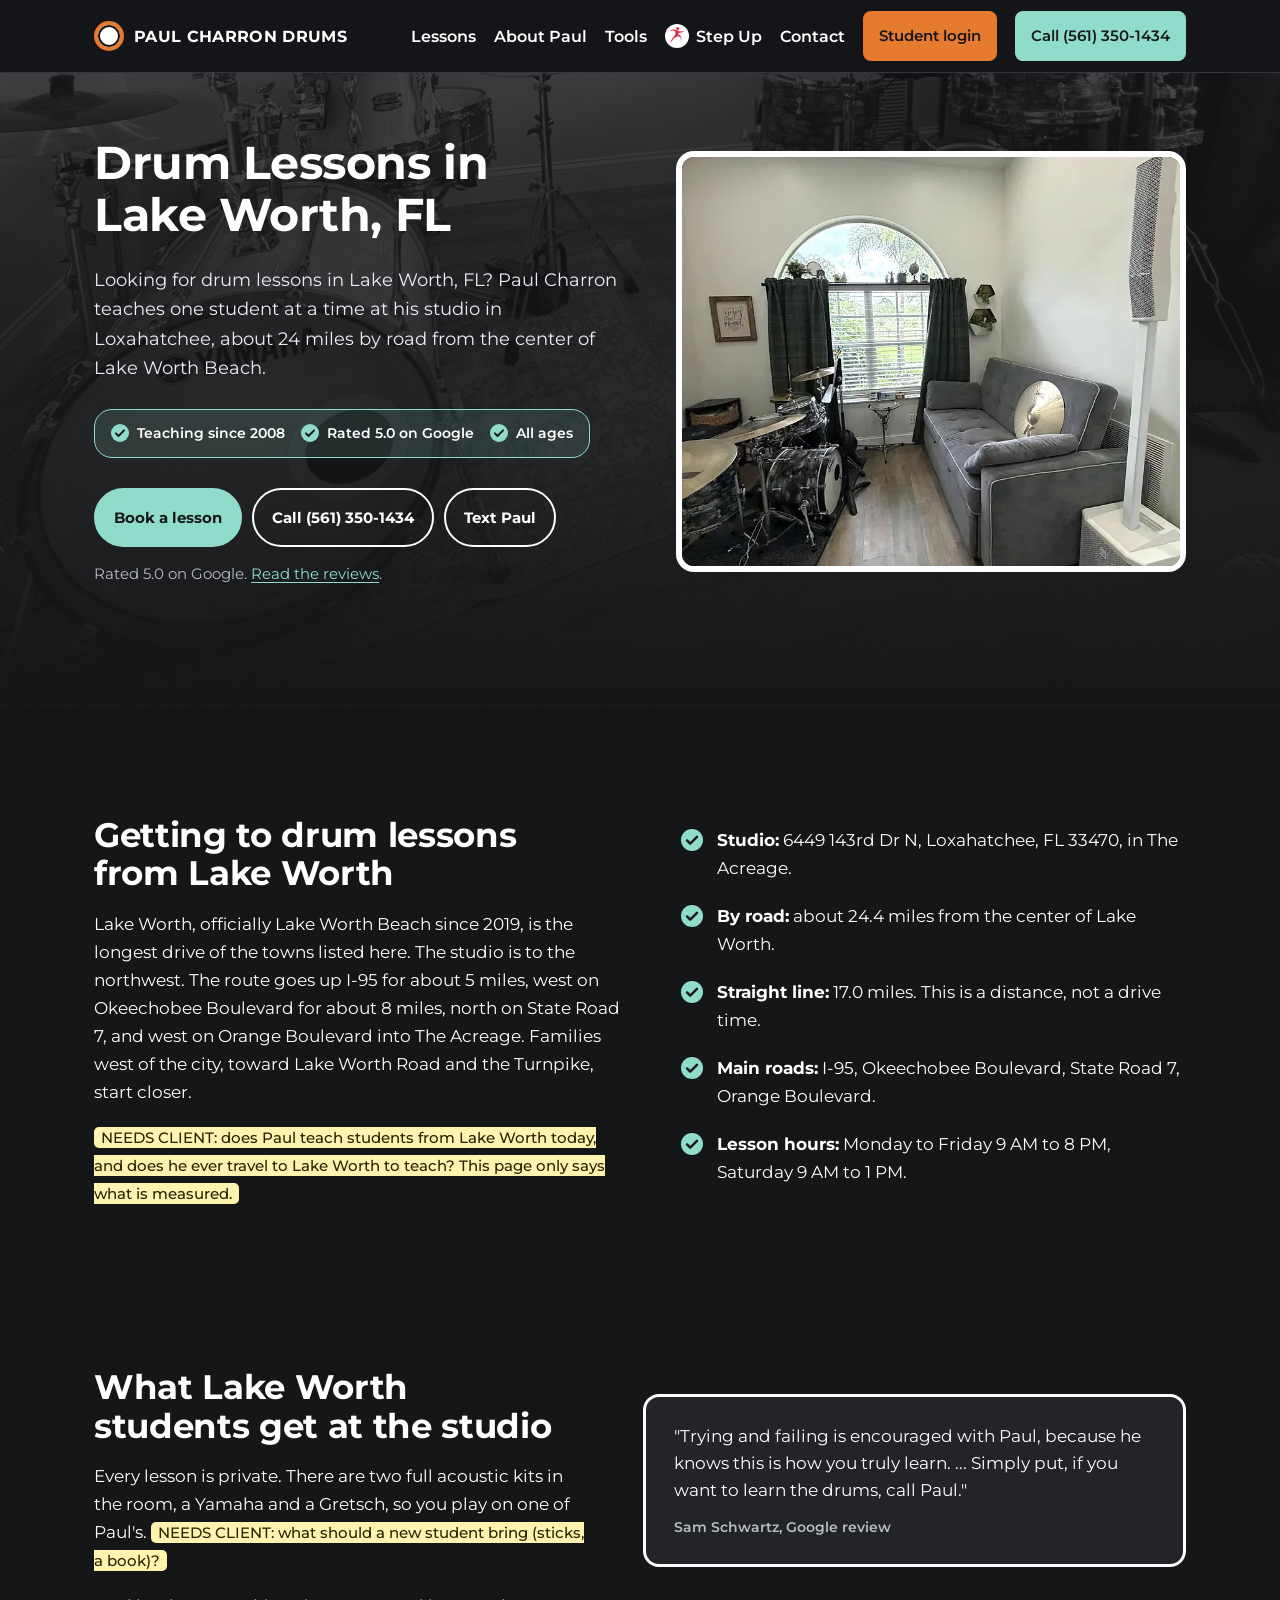
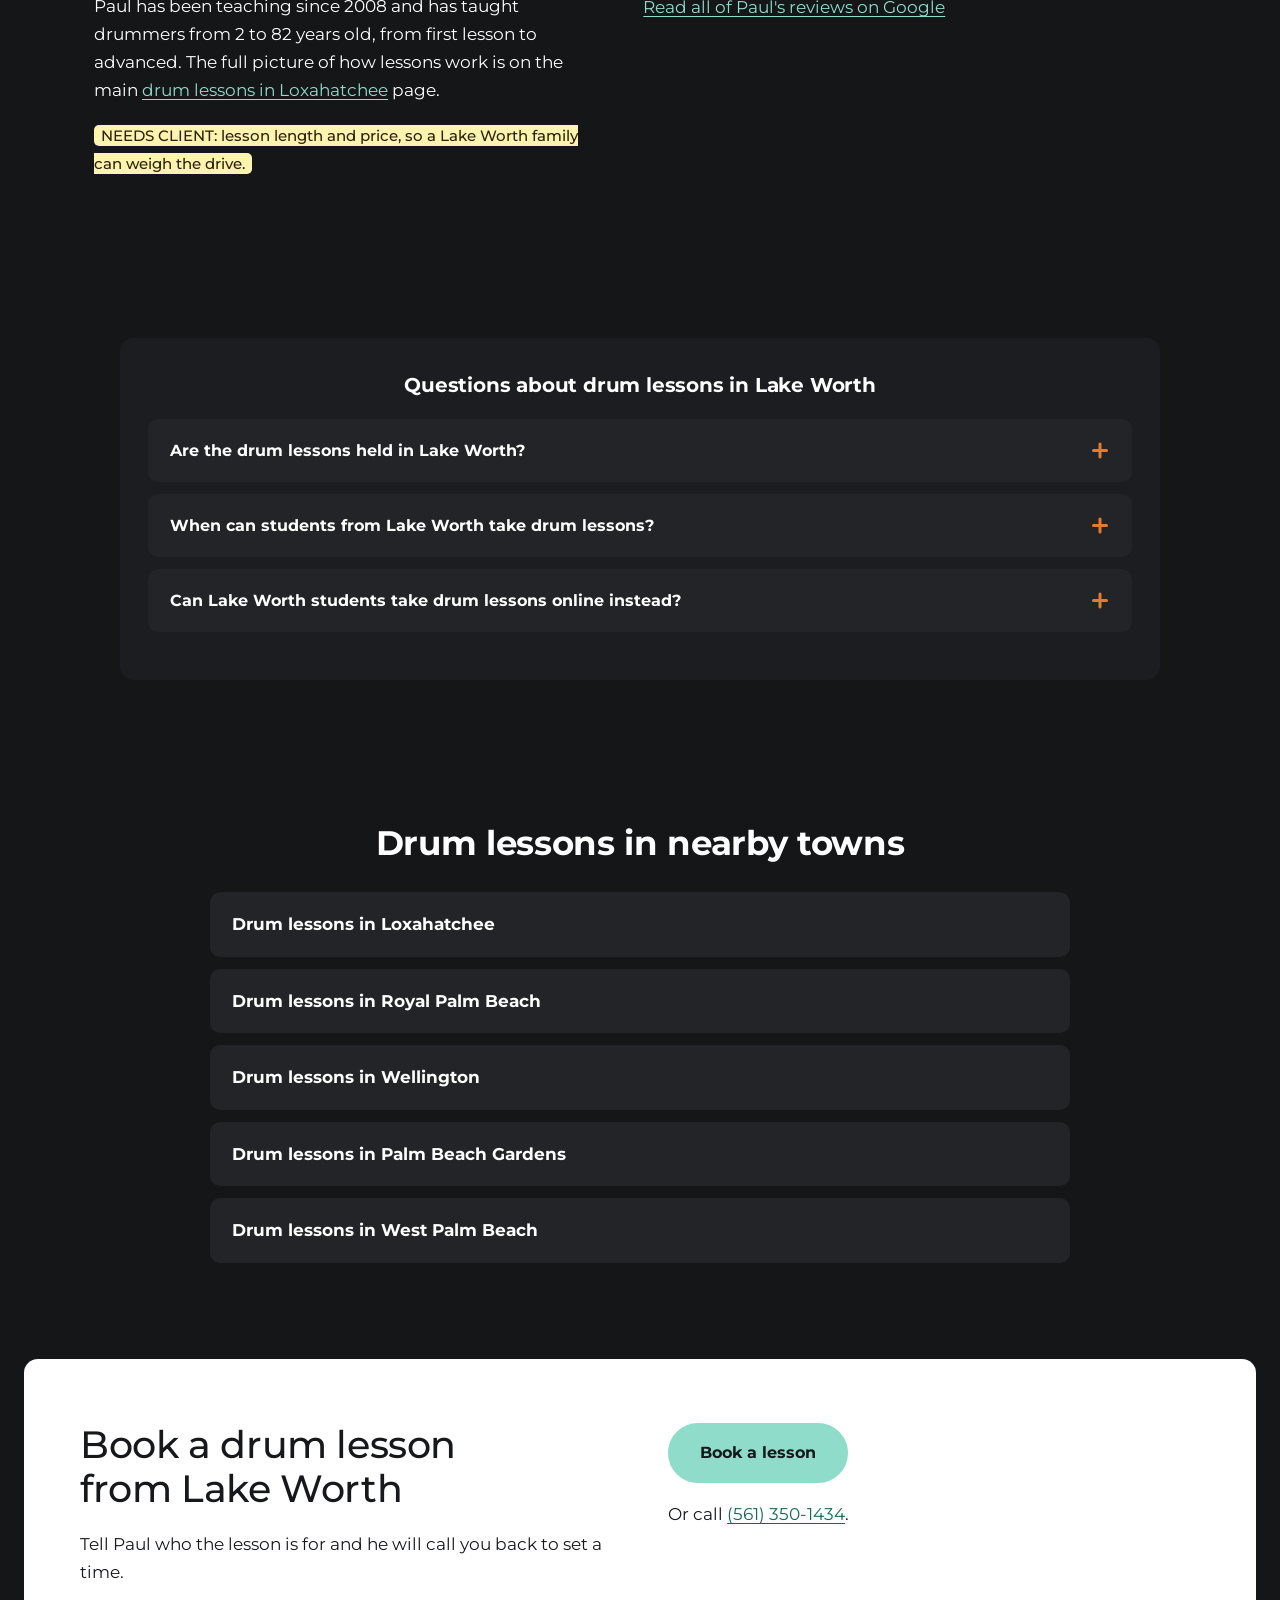
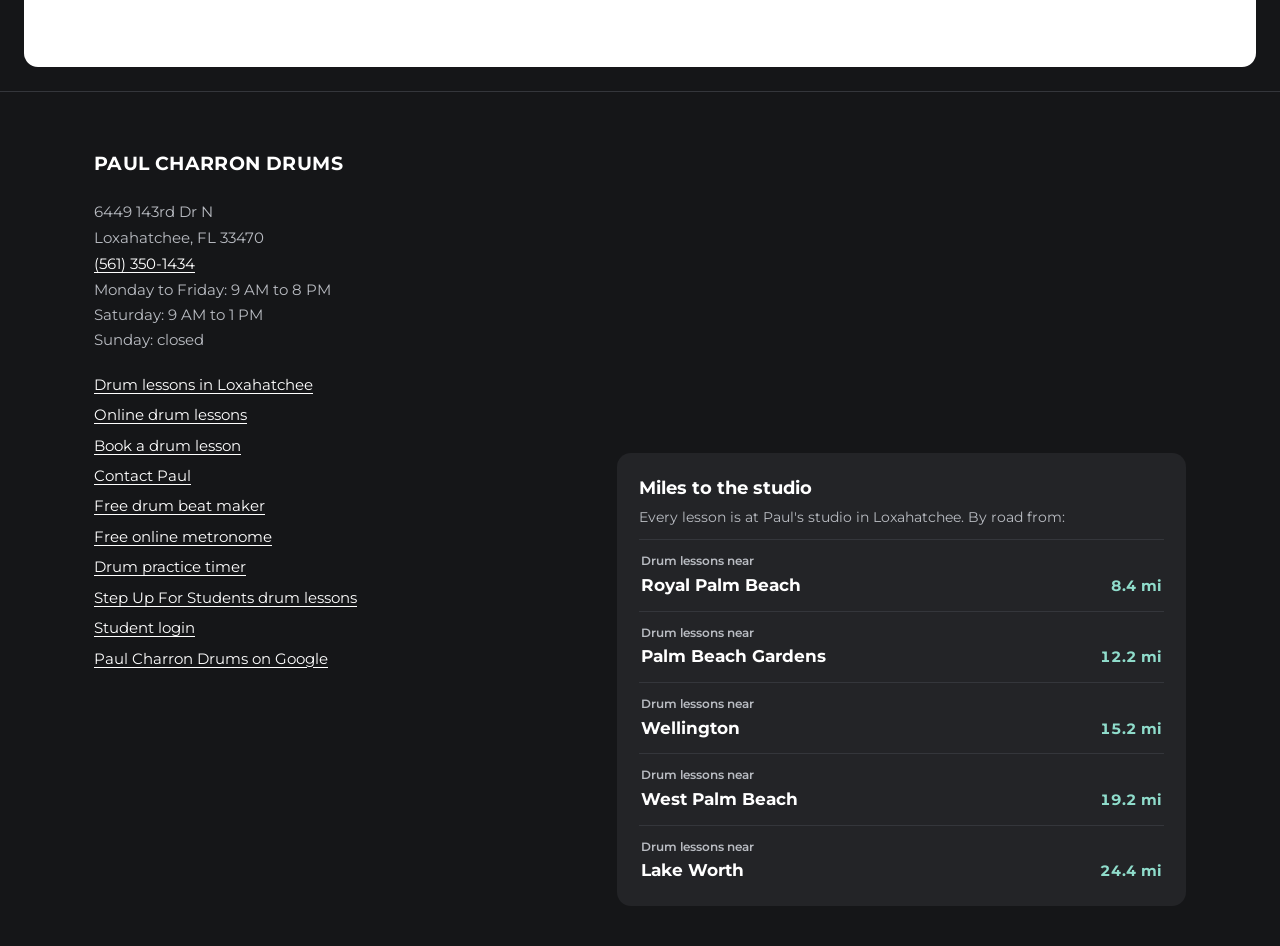
<file: drum-lessons-lake-worth-fl.html>
<!doctype html>
<html lang="en">
<head>
<meta charset="utf-8">
<meta name="viewport" content="width=device-width, initial-scale=1">
<!-- DRAFT: remove this noindex line when the page is approved and published -->
<meta name="robots" content="noindex, nofollow">
<title>Drum Lessons in Lake Worth, FL | Paul Charron Drums</title>
<!-- share card: start -->
<meta property="og:type" content="website">
<meta property="og:site_name" content="Paul Charron Drums">
<meta property="og:title" content="Drum Lessons in Lake Worth, FL | Paul Charron Drums">
<meta property="og:description" content="Drum lessons in Lake Worth, FL with Paul Charron: private lessons at his Loxahatchee studio, about 24.4 miles by road. Call (561) 350-1434.">
<meta property="og:url" content="https://gantolin.github.io/paul-charron-drums-preview/drum-lessons-lake-worth-fl.html">
<meta property="og:image" content="https://gantolin.github.io/paul-charron-drums-preview/img/share-card-1200x630.jpg">
<meta property="og:image:width" content="1200">
<meta property="og:image:height" content="630">
<meta property="og:image:alt" content="Paul Charron Drums: drum lessons in Loxahatchee, FL. Two drum kits in the lesson room.">
<meta name="twitter:card" content="summary_large_image">
<!-- share card: end -->
<meta name="description" content="Drum lessons in Lake Worth, FL with Paul Charron: private lessons at his Loxahatchee studio, about 24.4 miles by road. Call (561) 350-1434.">
<link rel="preconnect" href="https://fonts.googleapis.com">
<link rel="preconnect" href="https://fonts.gstatic.com" crossorigin>
<link href="https://fonts.googleapis.com/css2?family=Montserrat:wght@400;500;600;700&display=swap" rel="stylesheet">
<link rel="stylesheet" href="styles.css?v=51">
<script type="application/ld+json">
{
  "@context": "https://schema.org",
  "@type": "LocalBusiness",
  "name": "Paul Charron Drums",
  "telephone": "+1-561-350-1434",
  "address": {
    "@type": "PostalAddress",
    "streetAddress": "6449 143rd Dr N",
    "addressLocality": "Loxahatchee",
    "addressRegion": "FL",
    "postalCode": "33470",
    "addressCountry": "US"
  },
  "areaServed": "Lake Worth, FL",
  "hasMap": "https://www.google.com/maps/place/?q=place_id:ChIJOVCGmioh2YgREIuvyYdA8Hk"
}
</script>
</head>
<body>

<a class="skip" href="#top">Skip to the page content</a>

<header class="site-header">
  <div class="wrap">
    <a class="brand" href="index.html">Paul Charron Drums</a>
    <button class="menu-toggle" type="button" aria-expanded="false" aria-controls="site-nav">Menu</button>
    <nav class="nav" id="site-nav" aria-label="Main">
      <a href="index.html#lessons">Lessons</a>
      <a href="index.html#about">About Paul</a>
      <a href="index.html#tools">Tools</a>
      <a class="su-nav" href="step-up-for-students-drum-lessons.html"><img src="img/step-up-for-students-icon.png" alt="" width="22" height="22">Step Up</a>
      <a href="contact.html">Contact</a>
      <a class="btn small login" href="student-login.html">Student login</a>
      <a class="btn small" href="tel:+15613501434">Call (561) 350-1434</a>
    </nav>
  </div>
</header>

<main id="top">

<section class="hero">
  <div class="wrap">
    <div>
      <h1>Drum Lessons in <span>Lake Worth, FL</span></h1>
      <p class="lead">Looking for drum lessons in Lake Worth, FL? Paul Charron teaches one student at a time at his studio in Loxahatchee, about 24 miles by road from the center of Lake Worth Beach.</p>
      <ul class="hero-badges">
        <li>Teaching since 2008</li>
        <li>Rated 5.0 on Google</li>
        <li>All ages</li>
      </ul>
      <div class="hero-actions">
        <a class="btn" href="index.html#book">Book a lesson</a>
        <a class="btn ghost" href="tel:+15613501434">Call (561) 350-1434</a>
        <a class="btn ghost" href="sms:+15613501434?&body=Hi%20Paul%2C%20I%27d%20like%20to%20book%20a%20drum%20lesson.">Text Paul</a>
      </div>
      <p class="hero-note">Rated 5.0 on Google. <a href="https://www.google.com/maps/place/?q=place_id:ChIJOVCGmioh2YgREIuvyYdA8Hk">Read the reviews</a>.</p>
    </div>
    <div class="hero-photo">
      <img src="img/drum-lesson-room-loxahatchee-800.webp" width="800" height="1067" alt="Paul Charron's drum lesson room with a Gretsch kit, a couch and an arched window">
    </div>
  </div>
</section>

<section class="answer">
  <div class="wrap">
    <div>
      <h2>Getting to drum lessons from Lake Worth</h2>
      <p>Lake Worth, officially Lake Worth Beach since 2019, is the longest drive of the towns listed here. The studio is to the northwest. The route goes up I-95 for about 5 miles, west on Okeechobee Boulevard for about 8 miles, north on State Road 7, and west on Orange Boulevard into The Acreage. Families west of the city, toward Lake Worth Road and the Turnpike, start closer.</p>
      <p><span class="needs">NEEDS CLIENT: does Paul teach students from Lake Worth today, and does he ever travel to Lake Worth to teach? This page only says what is measured.</span></p>
    </div>
    <ul>
      <li><strong>Studio:</strong> 6449 143rd Dr N, Loxahatchee, FL 33470, in The Acreage.</li>
      <li><strong>By road:</strong> about 24.4 miles from the center of Lake Worth.</li>
      <li><strong>Straight line:</strong> 17.0 miles. This is a distance, not a drive time.</li>
      <li><strong>Main roads:</strong> I-95, Okeechobee Boulevard, State Road 7, Orange Boulevard.</li>
      <li><strong>Lesson hours:</strong> Monday to Friday 9 AM to 8 PM, Saturday 9 AM to 1 PM.</li>
    </ul>
  </div>
</section>

<section>
  <div class="wrap two-col">
    <div>
      <h2>What Lake Worth students get at the studio</h2>
      <p>Every lesson is private. There are two full acoustic kits in the room, a Yamaha and a Gretsch, so you play on one of Paul's. <span class="needs">NEEDS CLIENT: what should a new student bring (sticks, a book)?</span></p>
      <p>Paul has been teaching since 2008 and has taught drummers from 2 to 82 years old, from first lesson to advanced. The full picture of how lessons work is on the main <a href="index.html">drum lessons in Loxahatchee</a> page.</p>
      <p><span class="needs">NEEDS CLIENT: lesson length and price, so a Lake Worth family can weigh the drive.</span></p>
    </div>
    <div>
      <blockquote>
        "Trying and failing is encouraged with Paul, because he knows this is how you truly learn. ... Simply put, if you want to learn the drums, call Paul."
        <footer>Sam Schwartz, Google review</footer>
      </blockquote>
      <p><a href="https://www.google.com/maps/place/?q=place_id:ChIJOVCGmioh2YgREIuvyYdA8Hk">Read all of Paul's reviews on Google</a></p>
    </div>
  </div>
</section>

<section class="faq">
  <div class="wrap">
    <h2>Questions about drum lessons in Lake Worth</h2>
    <details>
      <summary>Are the drum lessons held in Lake Worth?</summary>
      <p>No. Lessons are at Paul's studio in Loxahatchee, about 24.4 miles by road from the center of Lake Worth. <span class="needs">NEEDS CLIENT: say here if Paul also teaches in students' homes.</span></p>
    </details>
    <details>
      <summary>When can students from Lake Worth take drum lessons?</summary>
      <p>Monday to Friday from 9 AM to 8 PM, and Saturday from 9 AM to 1 PM. The studio is closed on Sunday.</p>
    </details>
    <details>
      <summary>Can Lake Worth students take drum lessons online instead?</summary>
      <p>Paul plans to add online lessons. See the <a href="online-drum-lessons.html">online drum lessons</a> page for where that stands.</p>
    </details>
  </div>
</section>

<section>
  <div class="wrap">
    <h2>Drum lessons in nearby towns</h2>
    <ul class="area-links">
        <li><a href="index.html">Drum lessons in Loxahatchee</a></li>
        <li><a href="drum-lessons-royal-palm-beach-fl.html">Drum lessons in Royal Palm Beach</a></li>
        <li><a href="drum-lessons-wellington-fl.html">Drum lessons in Wellington</a></li>
        <li><a href="drum-lessons-palm-beach-gardens-fl.html">Drum lessons in Palm Beach Gardens</a></li>
        <li><a href="drum-lessons-west-palm-beach-fl.html">Drum lessons in West Palm Beach</a></li>
    </ul>
  </div>
</section>

<section class="book">
  <div class="wrap">
    <div>
      <h2>Book a drum lesson from Lake Worth</h2>
      <p>Tell Paul who the lesson is for and he will call you back to set a time.</p>
    </div>
    <div>
      <p><a class="btn" href="index.html#book">Book a lesson</a></p>
      <p>Or call <a href="tel:+15613501434">(561) 350-1434</a>.</p>
    </div>
  </div>
</section>

</main>

<footer class="site-footer">
  <div class="wrap">
    <div>
      <p class="footer-brand">Paul Charron Drums</p>
      <address>
        6449 143rd Dr N<br>
        Loxahatchee, FL 33470<br>
        <a href="tel:+15613501434">(561) 350-1434</a>
      </address>
      <p>Monday to Friday: 9 AM to 8 PM<br>Saturday: 9 AM to 1 PM<br>Sunday: closed</p>
      <ul class="footer-links">
        <li><a href="index.html">Drum lessons in Loxahatchee</a></li>
        <li><a href="online-drum-lessons.html">Online drum lessons</a></li>
        <li><a href="index.html#book">Book a drum lesson</a></li>
        <li><a href="contact.html">Contact Paul</a></li>
        <li><a href="drum-beat-maker.html">Free drum beat maker</a></li>
        <li><a href="metronome.html">Free online metronome</a></li>
        <li><a href="practice-timer.html">Drum practice timer</a></li>
        <li><a href="step-up-for-students-drum-lessons.html">Step Up For Students drum lessons</a></li>
        <li><a href="student-login.html">Student login</a></li>
        <li><a href="https://www.google.com/maps/place/?q=place_id:ChIJOVCGmioh2YgREIuvyYdA8Hk">Paul Charron Drums on Google</a></li>
      </ul>
    </div>
    <div>
      <iframe title="Map showing Paul Charron Drums in Loxahatchee, FL" loading="lazy"
              src="https://www.google.com/maps?q=Paul+Charron+Drums+6449+143rd+Dr+N+Loxahatchee+FL+33470&output=embed"></iframe>
      <div class="miles-board">
        <p class="miles-head">Miles to the studio</p>
        <p class="miles-sub">Every lesson is at Paul's studio in Loxahatchee. By road from:</p>
        <ul>
          <li><a href="drum-lessons-royal-palm-beach-fl.html"><span class="pre">Drum lessons near</span><strong>Royal Palm Beach</strong><em>8.4 mi</em></a></li>
          <li><a href="drum-lessons-palm-beach-gardens-fl.html"><span class="pre">Drum lessons near</span><strong>Palm Beach Gardens</strong><em>12.2 mi</em></a></li>
          <li><a href="drum-lessons-wellington-fl.html"><span class="pre">Drum lessons near</span><strong>Wellington</strong><em>15.2 mi</em></a></li>
          <li><a href="drum-lessons-west-palm-beach-fl.html"><span class="pre">Drum lessons near</span><strong>West Palm Beach</strong><em>19.2 mi</em></a></li>
          <li><a href="drum-lessons-lake-worth-fl.html"><span class="pre">Drum lessons near</span><strong>Lake Worth</strong><em>24.4 mi</em></a></li>
        </ul>
      </div>
    </div>
  </div>
</footer>

<div class="mobile-bar">
  <a href="tel:+15613501434">Call</a>
  <a href="sms:+15613501434?&body=Hi%20Paul%2C%20I%27d%20like%20to%20book%20a%20drum%20lesson.">Text</a>
  <a class="primary" href="index.html#book">Book</a>
</div>

<script src="site.js?v=3"></script>
</body>
</html>
</file>
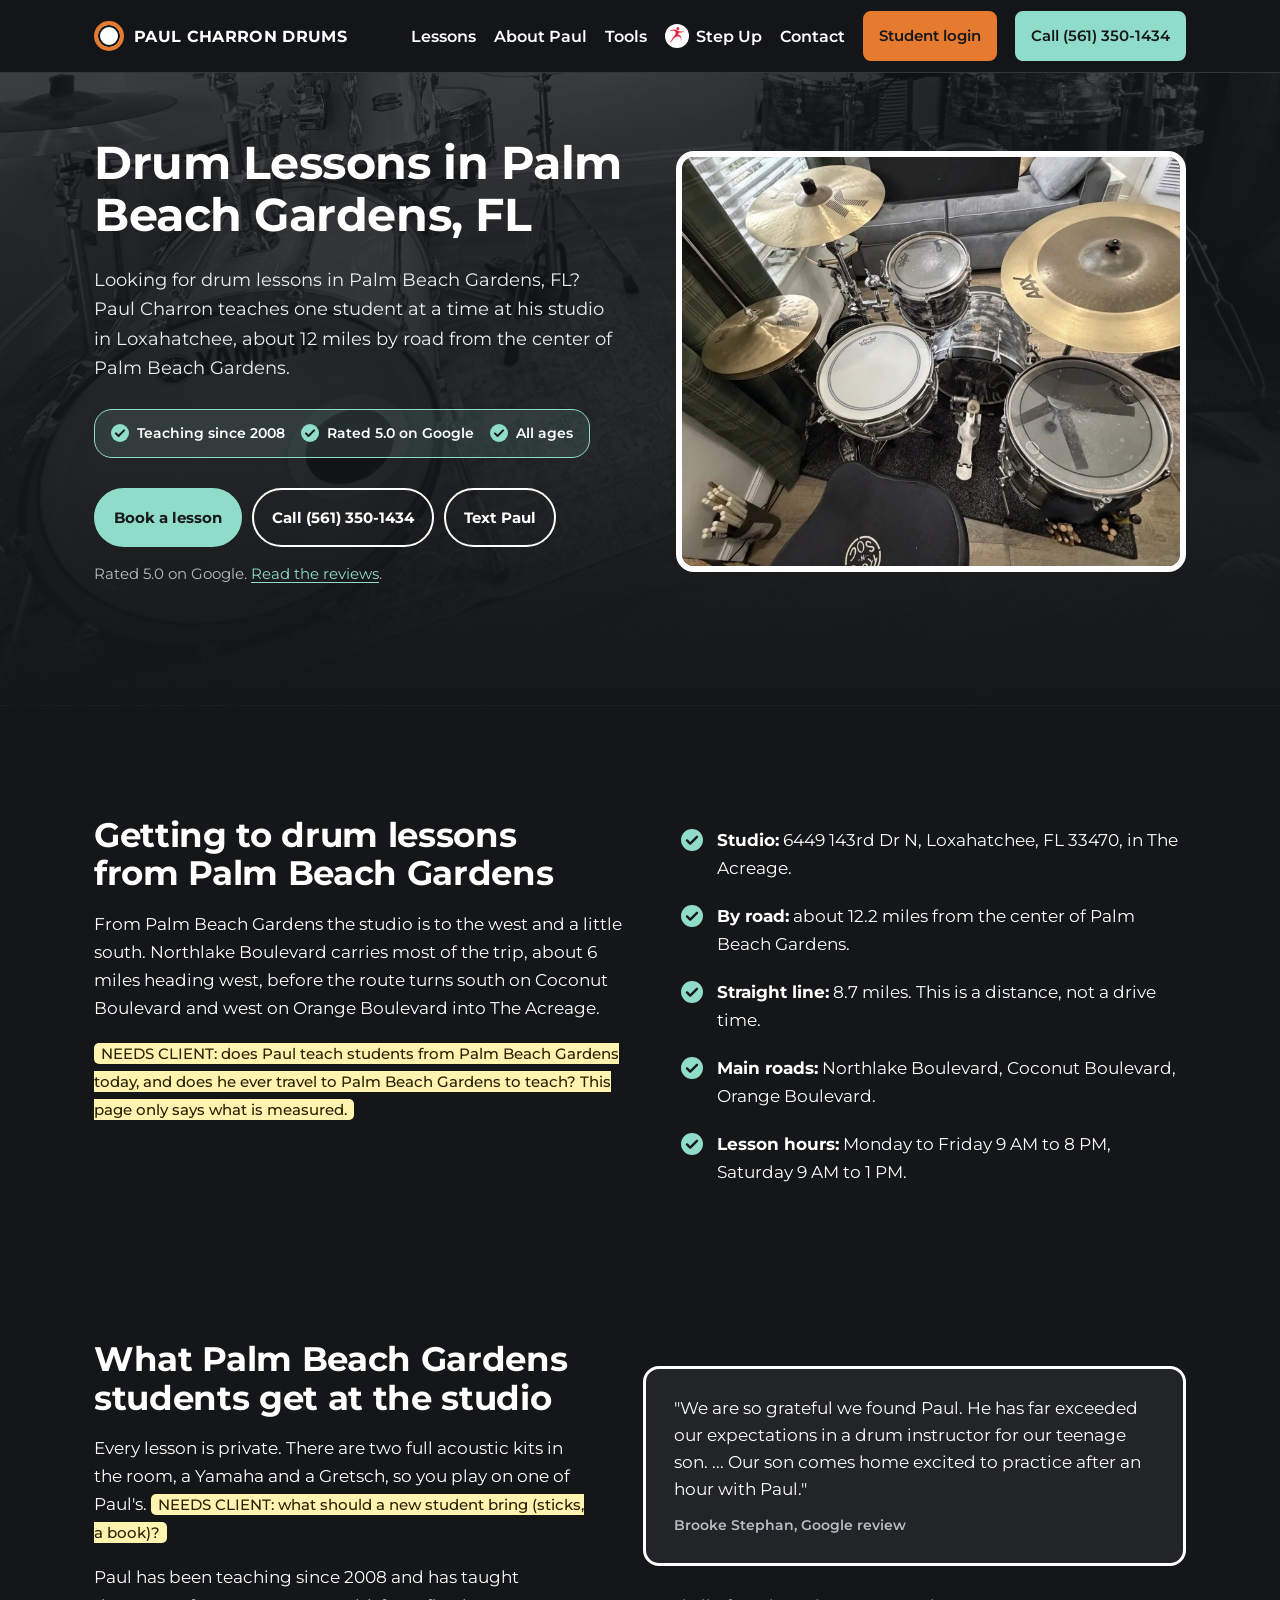
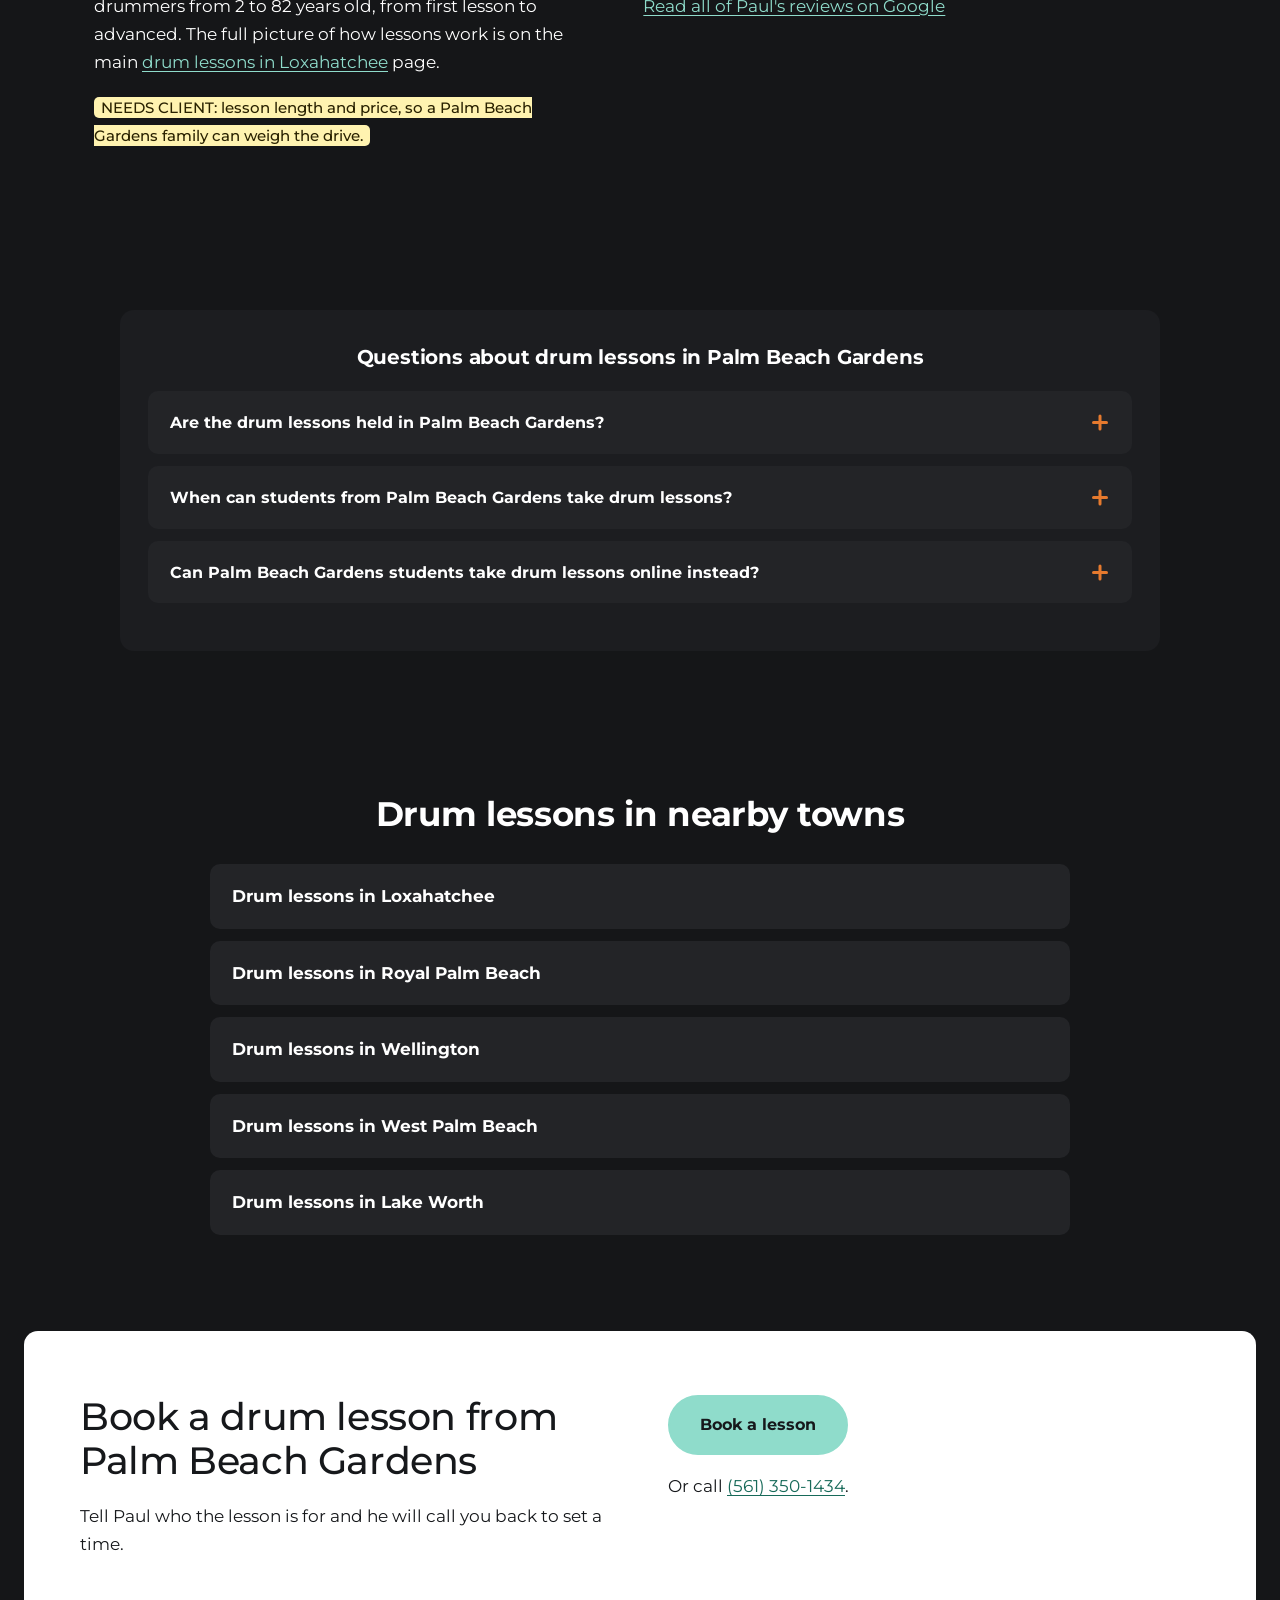
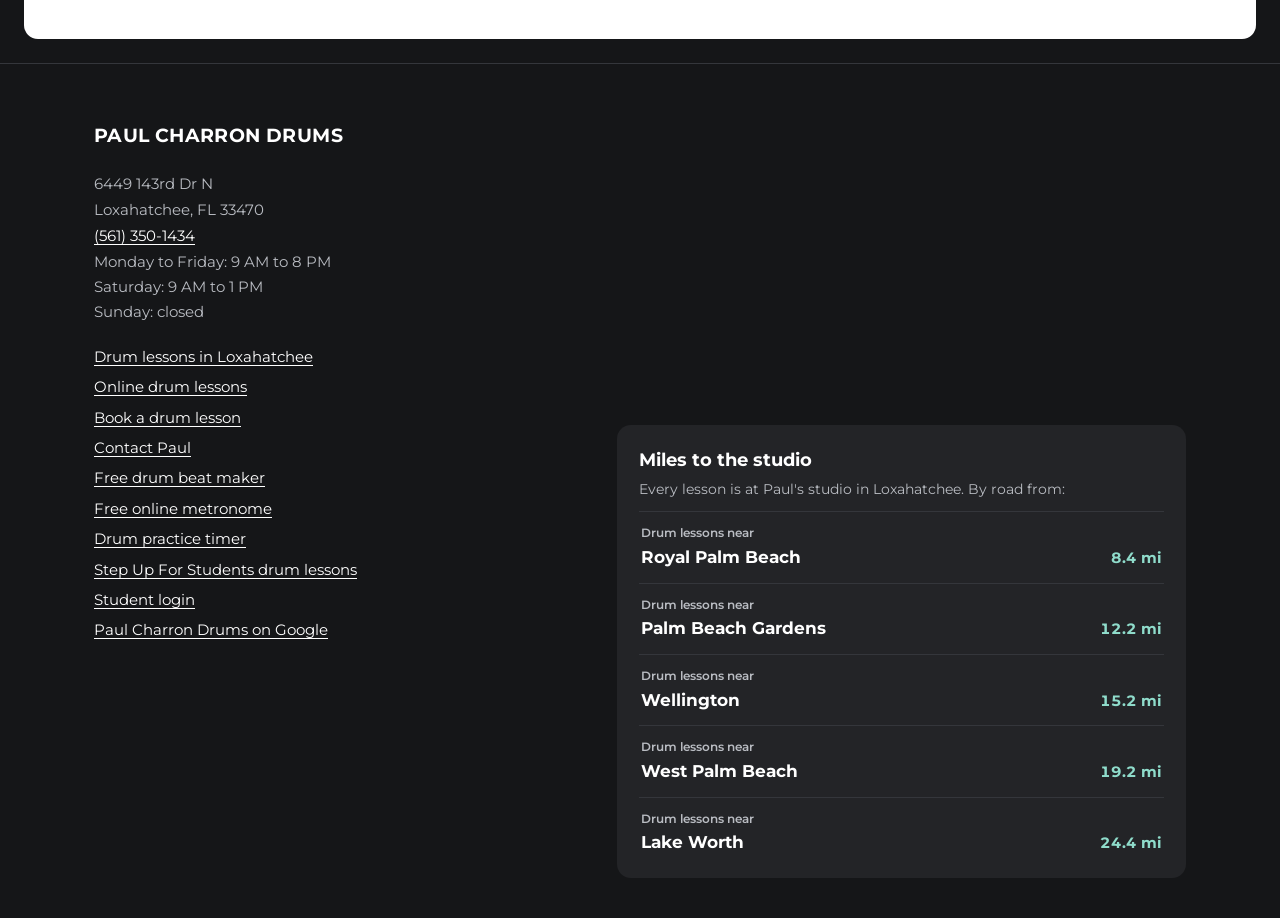
<file: drum-lessons-palm-beach-gardens-fl.html>
<!doctype html>
<html lang="en">
<head>
<meta charset="utf-8">
<meta name="viewport" content="width=device-width, initial-scale=1">
<!-- DRAFT: remove this noindex line when the page is approved and published -->
<meta name="robots" content="noindex, nofollow">
<title>Drum Lessons in Palm Beach Gardens, FL | Paul Charron Drums</title>
<!-- share card: start -->
<meta property="og:type" content="website">
<meta property="og:site_name" content="Paul Charron Drums">
<meta property="og:title" content="Drum Lessons in Palm Beach Gardens, FL | Paul Charron Drums">
<meta property="og:description" content="Drum lessons in Palm Beach Gardens, FL with Paul Charron: private lessons at his Loxahatchee studio, about 12.2 miles by road. Call (561) 350-1434.">
<meta property="og:url" content="https://gantolin.github.io/paul-charron-drums-preview/drum-lessons-palm-beach-gardens-fl.html">
<meta property="og:image" content="https://gantolin.github.io/paul-charron-drums-preview/img/share-card-1200x630.jpg">
<meta property="og:image:width" content="1200">
<meta property="og:image:height" content="630">
<meta property="og:image:alt" content="Paul Charron Drums: drum lessons in Loxahatchee, FL. Two drum kits in the lesson room.">
<meta name="twitter:card" content="summary_large_image">
<!-- share card: end -->
<meta name="description" content="Drum lessons in Palm Beach Gardens, FL with Paul Charron: private lessons at his Loxahatchee studio, about 12.2 miles by road. Call (561) 350-1434.">
<link rel="preconnect" href="https://fonts.googleapis.com">
<link rel="preconnect" href="https://fonts.gstatic.com" crossorigin>
<link href="https://fonts.googleapis.com/css2?family=Montserrat:wght@400;500;600;700&display=swap" rel="stylesheet">
<link rel="stylesheet" href="styles.css?v=51">
<script type="application/ld+json">
{
  "@context": "https://schema.org",
  "@type": "LocalBusiness",
  "name": "Paul Charron Drums",
  "telephone": "+1-561-350-1434",
  "address": {
    "@type": "PostalAddress",
    "streetAddress": "6449 143rd Dr N",
    "addressLocality": "Loxahatchee",
    "addressRegion": "FL",
    "postalCode": "33470",
    "addressCountry": "US"
  },
  "areaServed": "Palm Beach Gardens, FL",
  "hasMap": "https://www.google.com/maps/place/?q=place_id:ChIJOVCGmioh2YgREIuvyYdA8Hk"
}
</script>
</head>
<body>

<a class="skip" href="#top">Skip to the page content</a>

<header class="site-header">
  <div class="wrap">
    <a class="brand" href="index.html">Paul Charron Drums</a>
    <button class="menu-toggle" type="button" aria-expanded="false" aria-controls="site-nav">Menu</button>
    <nav class="nav" id="site-nav" aria-label="Main">
      <a href="index.html#lessons">Lessons</a>
      <a href="index.html#about">About Paul</a>
      <a href="index.html#tools">Tools</a>
      <a class="su-nav" href="step-up-for-students-drum-lessons.html"><img src="img/step-up-for-students-icon.png" alt="" width="22" height="22">Step Up</a>
      <a href="contact.html">Contact</a>
      <a class="btn small login" href="student-login.html">Student login</a>
      <a class="btn small" href="tel:+15613501434">Call (561) 350-1434</a>
    </nav>
  </div>
</header>

<main id="top">

<section class="hero">
  <div class="wrap">
    <div>
      <h1>Drum Lessons in <span>Palm Beach Gardens, FL</span></h1>
      <p class="lead">Looking for drum lessons in Palm Beach Gardens, FL? Paul Charron teaches one student at a time at his studio in Loxahatchee, about 12 miles by road from the center of Palm Beach Gardens.</p>
      <ul class="hero-badges">
        <li>Teaching since 2008</li>
        <li>Rated 5.0 on Google</li>
        <li>All ages</li>
      </ul>
      <div class="hero-actions">
        <a class="btn" href="index.html#book">Book a lesson</a>
        <a class="btn ghost" href="tel:+15613501434">Call (561) 350-1434</a>
        <a class="btn ghost" href="sms:+15613501434?&body=Hi%20Paul%2C%20I%27d%20like%20to%20book%20a%20drum%20lesson.">Text Paul</a>
      </div>
      <p class="hero-note">Rated 5.0 on Google. <a href="https://www.google.com/maps/place/?q=place_id:ChIJOVCGmioh2YgREIuvyYdA8Hk">Read the reviews</a>.</p>
    </div>
    <div class="hero-photo">
      <img src="img/gretsch-drum-kit-student-seat-800.webp" width="800" height="1067" alt="View from the seat of the black and white Gretsch drum kit in the lesson room">
    </div>
  </div>
</section>

<section class="answer">
  <div class="wrap">
    <div>
      <h2>Getting to drum lessons from Palm Beach Gardens</h2>
      <p>From Palm Beach Gardens the studio is to the west and a little south. Northlake Boulevard carries most of the trip, about 6 miles heading west, before the route turns south on Coconut Boulevard and west on Orange Boulevard into The Acreage.</p>
      <p><span class="needs">NEEDS CLIENT: does Paul teach students from Palm Beach Gardens today, and does he ever travel to Palm Beach Gardens to teach? This page only says what is measured.</span></p>
    </div>
    <ul>
      <li><strong>Studio:</strong> 6449 143rd Dr N, Loxahatchee, FL 33470, in The Acreage.</li>
      <li><strong>By road:</strong> about 12.2 miles from the center of Palm Beach Gardens.</li>
      <li><strong>Straight line:</strong> 8.7 miles. This is a distance, not a drive time.</li>
      <li><strong>Main roads:</strong> Northlake Boulevard, Coconut Boulevard, Orange Boulevard.</li>
      <li><strong>Lesson hours:</strong> Monday to Friday 9 AM to 8 PM, Saturday 9 AM to 1 PM.</li>
    </ul>
  </div>
</section>

<section>
  <div class="wrap two-col">
    <div>
      <h2>What Palm Beach Gardens students get at the studio</h2>
      <p>Every lesson is private. There are two full acoustic kits in the room, a Yamaha and a Gretsch, so you play on one of Paul's. <span class="needs">NEEDS CLIENT: what should a new student bring (sticks, a book)?</span></p>
      <p>Paul has been teaching since 2008 and has taught drummers from 2 to 82 years old, from first lesson to advanced. The full picture of how lessons work is on the main <a href="index.html">drum lessons in Loxahatchee</a> page.</p>
      <p><span class="needs">NEEDS CLIENT: lesson length and price, so a Palm Beach Gardens family can weigh the drive.</span></p>
    </div>
    <div>
      <blockquote>
        "We are so grateful we found Paul. He has far exceeded our expectations in a drum instructor for our teenage son. ... Our son comes home excited to practice after an hour with Paul."
        <footer>Brooke Stephan, Google review</footer>
      </blockquote>
      <p><a href="https://www.google.com/maps/place/?q=place_id:ChIJOVCGmioh2YgREIuvyYdA8Hk">Read all of Paul's reviews on Google</a></p>
    </div>
  </div>
</section>

<section class="faq">
  <div class="wrap">
    <h2>Questions about drum lessons in Palm Beach Gardens</h2>
    <details>
      <summary>Are the drum lessons held in Palm Beach Gardens?</summary>
      <p>No. Lessons are at Paul's studio in Loxahatchee, about 12.2 miles by road from the center of Palm Beach Gardens. <span class="needs">NEEDS CLIENT: say here if Paul also teaches in students' homes.</span></p>
    </details>
    <details>
      <summary>When can students from Palm Beach Gardens take drum lessons?</summary>
      <p>Monday to Friday from 9 AM to 8 PM, and Saturday from 9 AM to 1 PM. The studio is closed on Sunday.</p>
    </details>
    <details>
      <summary>Can Palm Beach Gardens students take drum lessons online instead?</summary>
      <p>Paul plans to add online lessons. See the <a href="online-drum-lessons.html">online drum lessons</a> page for where that stands.</p>
    </details>
  </div>
</section>

<section>
  <div class="wrap">
    <h2>Drum lessons in nearby towns</h2>
    <ul class="area-links">
        <li><a href="index.html">Drum lessons in Loxahatchee</a></li>
        <li><a href="drum-lessons-royal-palm-beach-fl.html">Drum lessons in Royal Palm Beach</a></li>
        <li><a href="drum-lessons-wellington-fl.html">Drum lessons in Wellington</a></li>
        <li><a href="drum-lessons-west-palm-beach-fl.html">Drum lessons in West Palm Beach</a></li>
        <li><a href="drum-lessons-lake-worth-fl.html">Drum lessons in Lake Worth</a></li>
    </ul>
  </div>
</section>

<section class="book">
  <div class="wrap">
    <div>
      <h2>Book a drum lesson from Palm Beach Gardens</h2>
      <p>Tell Paul who the lesson is for and he will call you back to set a time.</p>
    </div>
    <div>
      <p><a class="btn" href="index.html#book">Book a lesson</a></p>
      <p>Or call <a href="tel:+15613501434">(561) 350-1434</a>.</p>
    </div>
  </div>
</section>

</main>

<footer class="site-footer">
  <div class="wrap">
    <div>
      <p class="footer-brand">Paul Charron Drums</p>
      <address>
        6449 143rd Dr N<br>
        Loxahatchee, FL 33470<br>
        <a href="tel:+15613501434">(561) 350-1434</a>
      </address>
      <p>Monday to Friday: 9 AM to 8 PM<br>Saturday: 9 AM to 1 PM<br>Sunday: closed</p>
      <ul class="footer-links">
        <li><a href="index.html">Drum lessons in Loxahatchee</a></li>
        <li><a href="online-drum-lessons.html">Online drum lessons</a></li>
        <li><a href="index.html#book">Book a drum lesson</a></li>
        <li><a href="contact.html">Contact Paul</a></li>
        <li><a href="drum-beat-maker.html">Free drum beat maker</a></li>
        <li><a href="metronome.html">Free online metronome</a></li>
        <li><a href="practice-timer.html">Drum practice timer</a></li>
        <li><a href="step-up-for-students-drum-lessons.html">Step Up For Students drum lessons</a></li>
        <li><a href="student-login.html">Student login</a></li>
        <li><a href="https://www.google.com/maps/place/?q=place_id:ChIJOVCGmioh2YgREIuvyYdA8Hk">Paul Charron Drums on Google</a></li>
      </ul>
    </div>
    <div>
      <iframe title="Map showing Paul Charron Drums in Loxahatchee, FL" loading="lazy"
              src="https://www.google.com/maps?q=Paul+Charron+Drums+6449+143rd+Dr+N+Loxahatchee+FL+33470&output=embed"></iframe>
      <div class="miles-board">
        <p class="miles-head">Miles to the studio</p>
        <p class="miles-sub">Every lesson is at Paul's studio in Loxahatchee. By road from:</p>
        <ul>
          <li><a href="drum-lessons-royal-palm-beach-fl.html"><span class="pre">Drum lessons near</span><strong>Royal Palm Beach</strong><em>8.4 mi</em></a></li>
          <li><a href="drum-lessons-palm-beach-gardens-fl.html"><span class="pre">Drum lessons near</span><strong>Palm Beach Gardens</strong><em>12.2 mi</em></a></li>
          <li><a href="drum-lessons-wellington-fl.html"><span class="pre">Drum lessons near</span><strong>Wellington</strong><em>15.2 mi</em></a></li>
          <li><a href="drum-lessons-west-palm-beach-fl.html"><span class="pre">Drum lessons near</span><strong>West Palm Beach</strong><em>19.2 mi</em></a></li>
          <li><a href="drum-lessons-lake-worth-fl.html"><span class="pre">Drum lessons near</span><strong>Lake Worth</strong><em>24.4 mi</em></a></li>
        </ul>
      </div>
    </div>
  </div>
</footer>

<div class="mobile-bar">
  <a href="tel:+15613501434">Call</a>
  <a href="sms:+15613501434?&body=Hi%20Paul%2C%20I%27d%20like%20to%20book%20a%20drum%20lesson.">Text</a>
  <a class="primary" href="index.html#book">Book</a>
</div>

<script src="site.js?v=3"></script>
</body>
</html>
</file>
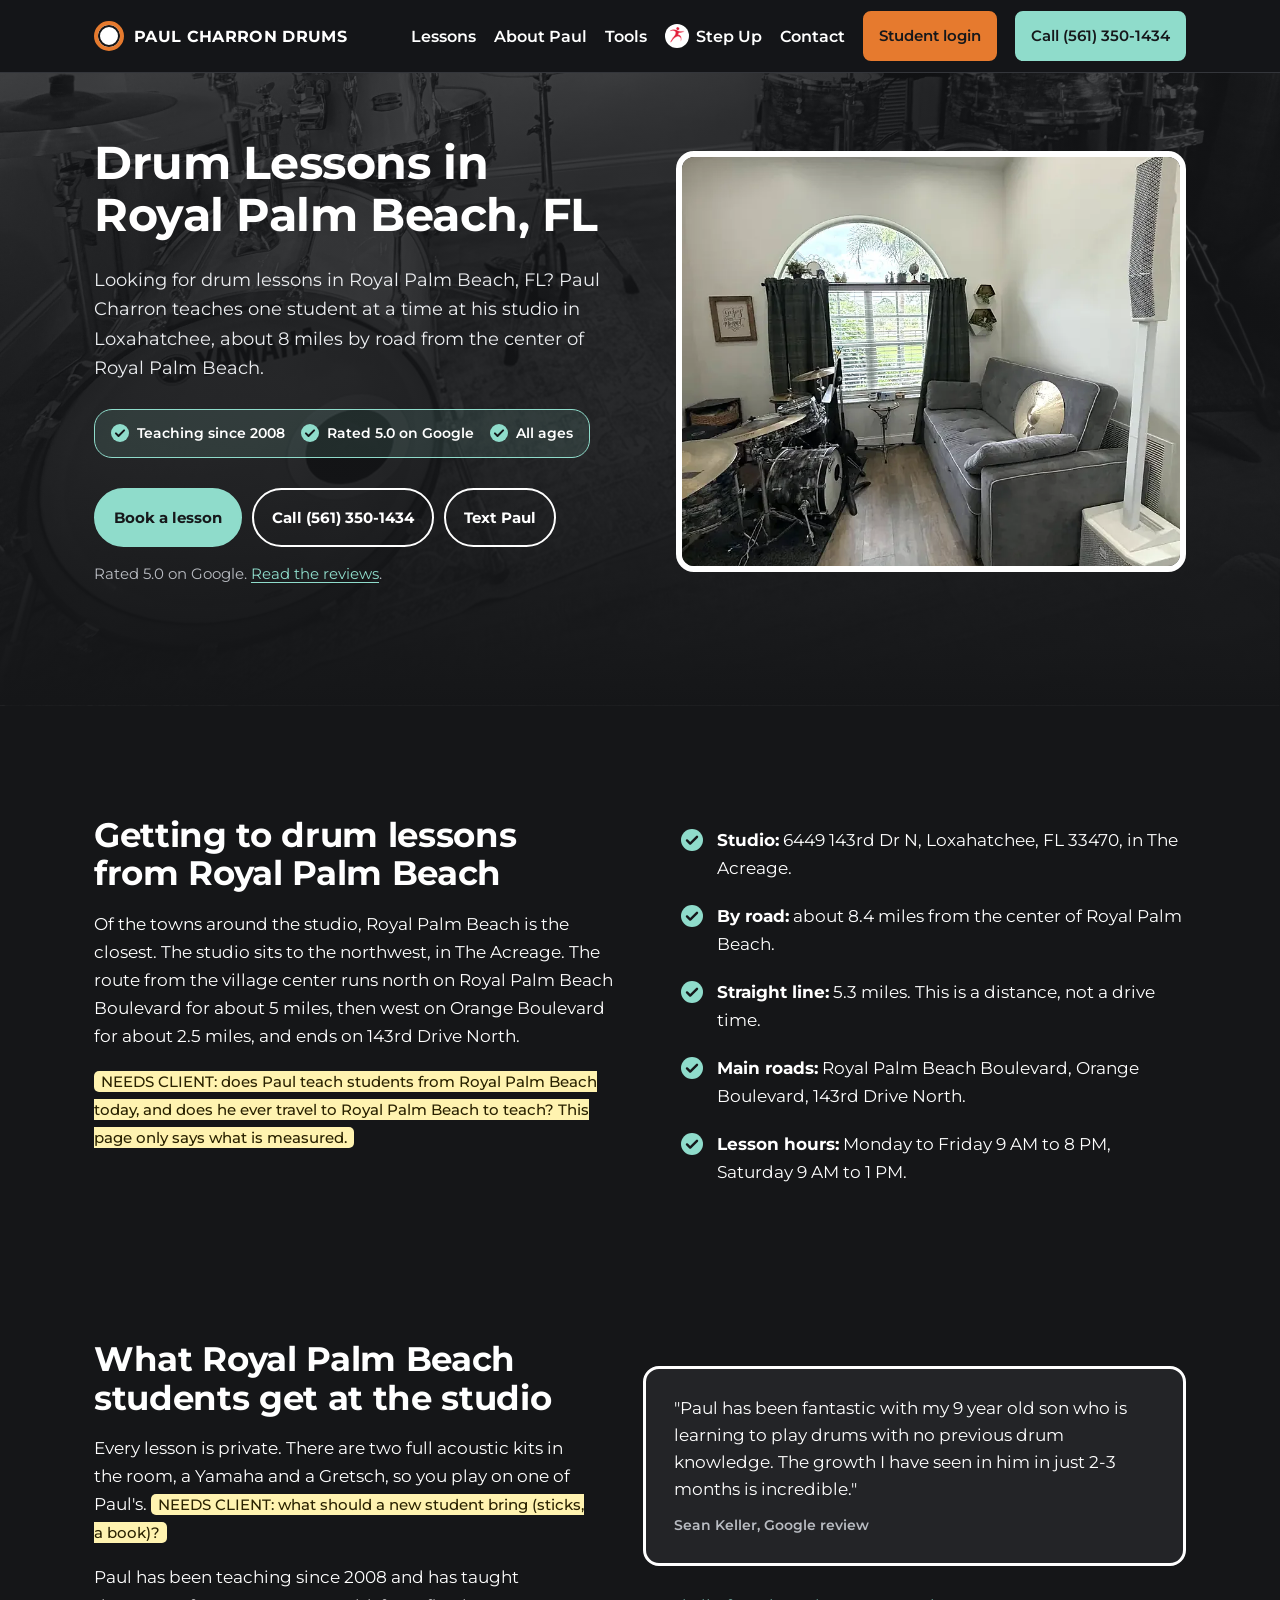
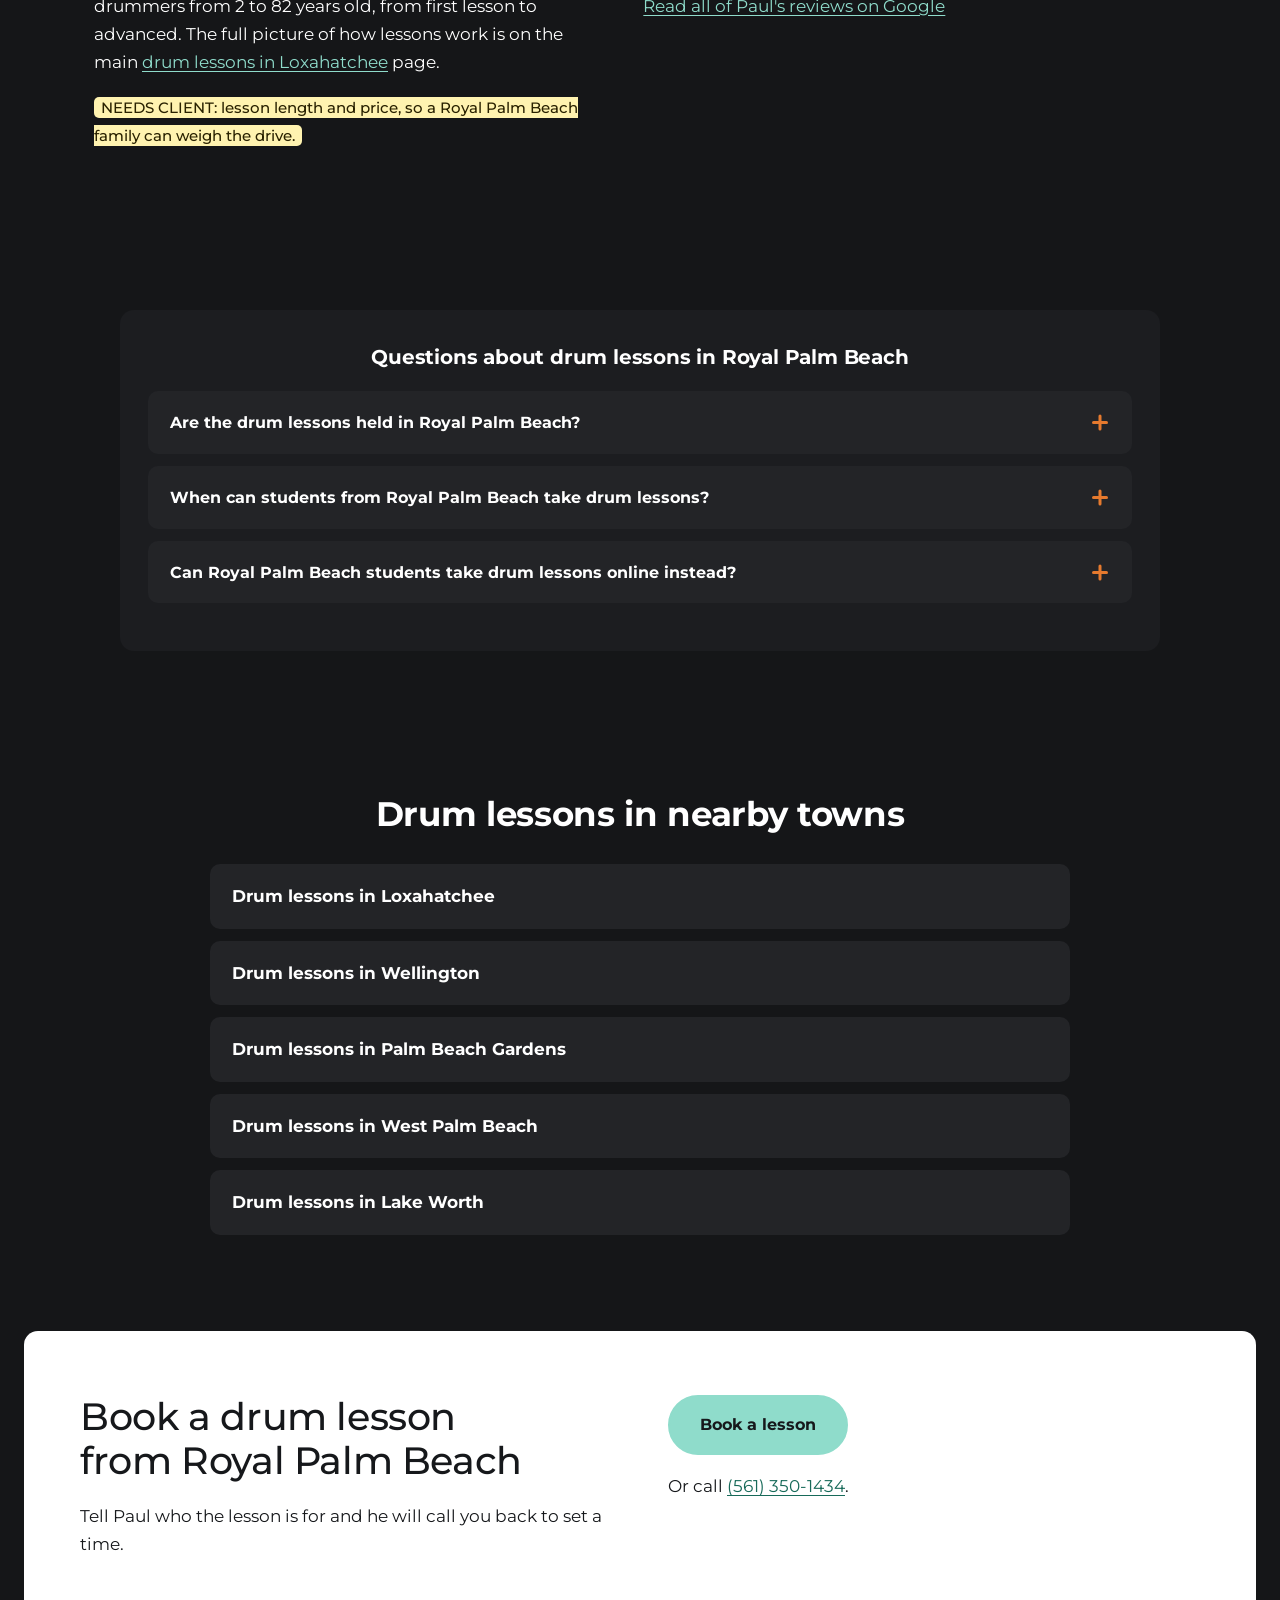
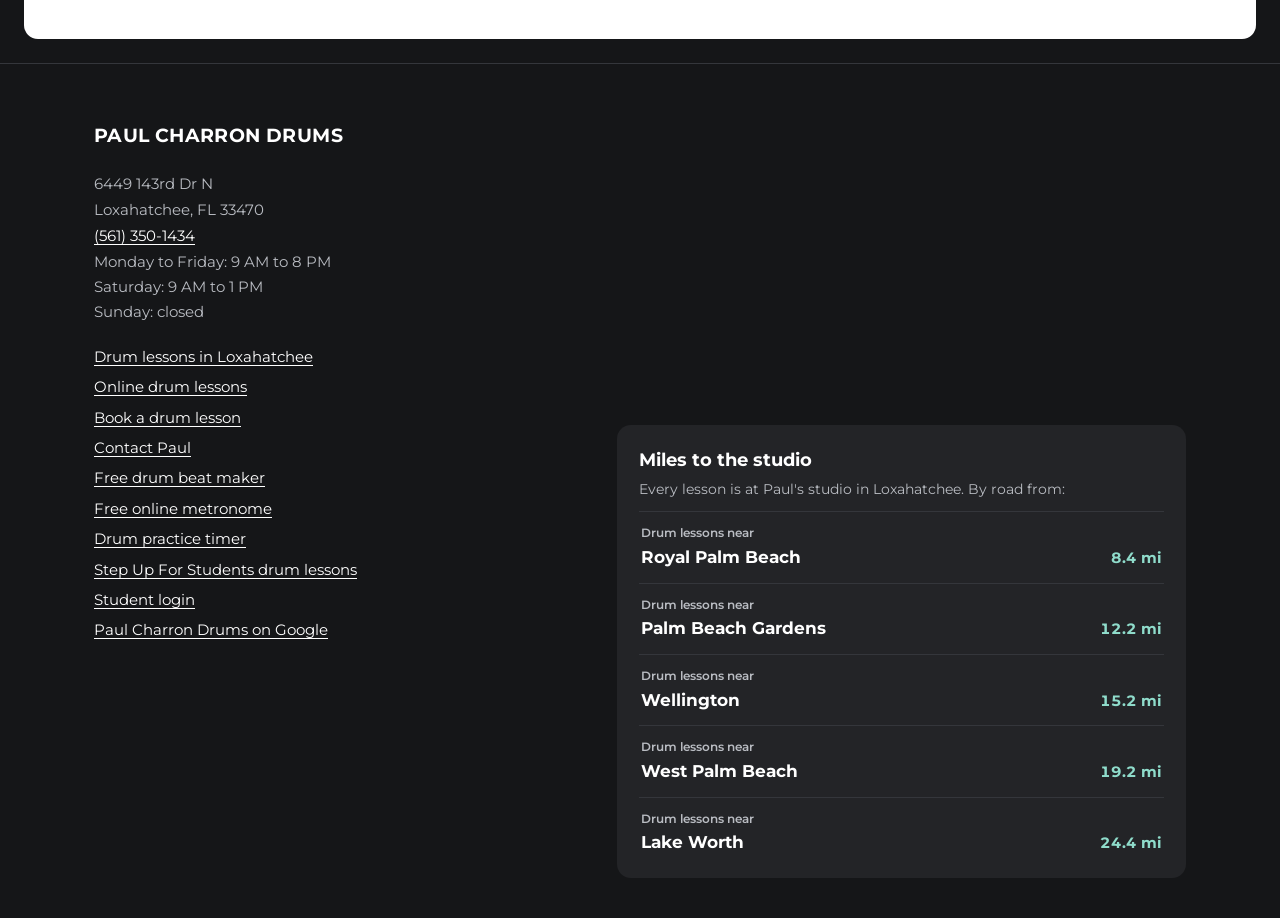
<file: drum-lessons-royal-palm-beach-fl.html>
<!doctype html>
<html lang="en">
<head>
<meta charset="utf-8">
<meta name="viewport" content="width=device-width, initial-scale=1">
<!-- DRAFT: remove this noindex line when the page is approved and published -->
<meta name="robots" content="noindex, nofollow">
<title>Drum Lessons in Royal Palm Beach, FL | Paul Charron Drums</title>
<!-- share card: start -->
<meta property="og:type" content="website">
<meta property="og:site_name" content="Paul Charron Drums">
<meta property="og:title" content="Drum Lessons in Royal Palm Beach, FL | Paul Charron Drums">
<meta property="og:description" content="Drum lessons in Royal Palm Beach, FL with Paul Charron: private lessons at his Loxahatchee studio, about 8.4 miles by road. Call (561) 350-1434.">
<meta property="og:url" content="https://gantolin.github.io/paul-charron-drums-preview/drum-lessons-royal-palm-beach-fl.html">
<meta property="og:image" content="https://gantolin.github.io/paul-charron-drums-preview/img/share-card-1200x630.jpg">
<meta property="og:image:width" content="1200">
<meta property="og:image:height" content="630">
<meta property="og:image:alt" content="Paul Charron Drums: drum lessons in Loxahatchee, FL. Two drum kits in the lesson room.">
<meta name="twitter:card" content="summary_large_image">
<!-- share card: end -->
<meta name="description" content="Drum lessons in Royal Palm Beach, FL with Paul Charron: private lessons at his Loxahatchee studio, about 8.4 miles by road. Call (561) 350-1434.">
<link rel="preconnect" href="https://fonts.googleapis.com">
<link rel="preconnect" href="https://fonts.gstatic.com" crossorigin>
<link href="https://fonts.googleapis.com/css2?family=Montserrat:wght@400;500;600;700&display=swap" rel="stylesheet">
<link rel="stylesheet" href="styles.css?v=51">
<script type="application/ld+json">
{
  "@context": "https://schema.org",
  "@type": "LocalBusiness",
  "name": "Paul Charron Drums",
  "telephone": "+1-561-350-1434",
  "address": {
    "@type": "PostalAddress",
    "streetAddress": "6449 143rd Dr N",
    "addressLocality": "Loxahatchee",
    "addressRegion": "FL",
    "postalCode": "33470",
    "addressCountry": "US"
  },
  "areaServed": "Royal Palm Beach, FL",
  "hasMap": "https://www.google.com/maps/place/?q=place_id:ChIJOVCGmioh2YgREIuvyYdA8Hk"
}
</script>
</head>
<body>

<a class="skip" href="#top">Skip to the page content</a>

<header class="site-header">
  <div class="wrap">
    <a class="brand" href="index.html">Paul Charron Drums</a>
    <button class="menu-toggle" type="button" aria-expanded="false" aria-controls="site-nav">Menu</button>
    <nav class="nav" id="site-nav" aria-label="Main">
      <a href="index.html#lessons">Lessons</a>
      <a href="index.html#about">About Paul</a>
      <a href="index.html#tools">Tools</a>
      <a class="su-nav" href="step-up-for-students-drum-lessons.html"><img src="img/step-up-for-students-icon.png" alt="" width="22" height="22">Step Up</a>
      <a href="contact.html">Contact</a>
      <a class="btn small login" href="student-login.html">Student login</a>
      <a class="btn small" href="tel:+15613501434">Call (561) 350-1434</a>
    </nav>
  </div>
</header>

<main id="top">

<section class="hero">
  <div class="wrap">
    <div>
      <h1>Drum Lessons in <span>Royal Palm Beach, FL</span></h1>
      <p class="lead">Looking for drum lessons in Royal Palm Beach, FL? Paul Charron teaches one student at a time at his studio in Loxahatchee, about 8 miles by road from the center of Royal Palm Beach.</p>
      <ul class="hero-badges">
        <li>Teaching since 2008</li>
        <li>Rated 5.0 on Google</li>
        <li>All ages</li>
      </ul>
      <div class="hero-actions">
        <a class="btn" href="index.html#book">Book a lesson</a>
        <a class="btn ghost" href="tel:+15613501434">Call (561) 350-1434</a>
        <a class="btn ghost" href="sms:+15613501434?&body=Hi%20Paul%2C%20I%27d%20like%20to%20book%20a%20drum%20lesson.">Text Paul</a>
      </div>
      <p class="hero-note">Rated 5.0 on Google. <a href="https://www.google.com/maps/place/?q=place_id:ChIJOVCGmioh2YgREIuvyYdA8Hk">Read the reviews</a>.</p>
    </div>
    <div class="hero-photo">
      <img src="img/drum-lesson-room-loxahatchee-800.webp" width="800" height="1067" alt="Paul Charron's drum lesson room with a Gretsch kit, a couch and an arched window">
    </div>
  </div>
</section>

<section class="answer">
  <div class="wrap">
    <div>
      <h2>Getting to drum lessons from Royal Palm Beach</h2>
      <p>Of the towns around the studio, Royal Palm Beach is the closest. The studio sits to the northwest, in The Acreage. The route from the village center runs north on Royal Palm Beach Boulevard for about 5 miles, then west on Orange Boulevard for about 2.5 miles, and ends on 143rd Drive North.</p>
      <p><span class="needs">NEEDS CLIENT: does Paul teach students from Royal Palm Beach today, and does he ever travel to Royal Palm Beach to teach? This page only says what is measured.</span></p>
    </div>
    <ul>
      <li><strong>Studio:</strong> 6449 143rd Dr N, Loxahatchee, FL 33470, in The Acreage.</li>
      <li><strong>By road:</strong> about 8.4 miles from the center of Royal Palm Beach.</li>
      <li><strong>Straight line:</strong> 5.3 miles. This is a distance, not a drive time.</li>
      <li><strong>Main roads:</strong> Royal Palm Beach Boulevard, Orange Boulevard, 143rd Drive North.</li>
      <li><strong>Lesson hours:</strong> Monday to Friday 9 AM to 8 PM, Saturday 9 AM to 1 PM.</li>
    </ul>
  </div>
</section>

<section>
  <div class="wrap two-col">
    <div>
      <h2>What Royal Palm Beach students get at the studio</h2>
      <p>Every lesson is private. There are two full acoustic kits in the room, a Yamaha and a Gretsch, so you play on one of Paul's. <span class="needs">NEEDS CLIENT: what should a new student bring (sticks, a book)?</span></p>
      <p>Paul has been teaching since 2008 and has taught drummers from 2 to 82 years old, from first lesson to advanced. The full picture of how lessons work is on the main <a href="index.html">drum lessons in Loxahatchee</a> page.</p>
      <p><span class="needs">NEEDS CLIENT: lesson length and price, so a Royal Palm Beach family can weigh the drive.</span></p>
    </div>
    <div>
      <blockquote>
        "Paul has been fantastic with my 9 year old son who is learning to play drums with no previous drum knowledge. The growth I have seen in him in just 2-3 months is incredible."
        <footer>Sean Keller, Google review</footer>
      </blockquote>
      <p><a href="https://www.google.com/maps/place/?q=place_id:ChIJOVCGmioh2YgREIuvyYdA8Hk">Read all of Paul's reviews on Google</a></p>
    </div>
  </div>
</section>

<section class="faq">
  <div class="wrap">
    <h2>Questions about drum lessons in Royal Palm Beach</h2>
    <details>
      <summary>Are the drum lessons held in Royal Palm Beach?</summary>
      <p>No. Lessons are at Paul's studio in Loxahatchee, about 8.4 miles by road from the center of Royal Palm Beach. <span class="needs">NEEDS CLIENT: say here if Paul also teaches in students' homes.</span></p>
    </details>
    <details>
      <summary>When can students from Royal Palm Beach take drum lessons?</summary>
      <p>Monday to Friday from 9 AM to 8 PM, and Saturday from 9 AM to 1 PM. The studio is closed on Sunday.</p>
    </details>
    <details>
      <summary>Can Royal Palm Beach students take drum lessons online instead?</summary>
      <p>Paul plans to add online lessons. See the <a href="online-drum-lessons.html">online drum lessons</a> page for where that stands.</p>
    </details>
  </div>
</section>

<section>
  <div class="wrap">
    <h2>Drum lessons in nearby towns</h2>
    <ul class="area-links">
        <li><a href="index.html">Drum lessons in Loxahatchee</a></li>
        <li><a href="drum-lessons-wellington-fl.html">Drum lessons in Wellington</a></li>
        <li><a href="drum-lessons-palm-beach-gardens-fl.html">Drum lessons in Palm Beach Gardens</a></li>
        <li><a href="drum-lessons-west-palm-beach-fl.html">Drum lessons in West Palm Beach</a></li>
        <li><a href="drum-lessons-lake-worth-fl.html">Drum lessons in Lake Worth</a></li>
    </ul>
  </div>
</section>

<section class="book">
  <div class="wrap">
    <div>
      <h2>Book a drum lesson from Royal Palm Beach</h2>
      <p>Tell Paul who the lesson is for and he will call you back to set a time.</p>
    </div>
    <div>
      <p><a class="btn" href="index.html#book">Book a lesson</a></p>
      <p>Or call <a href="tel:+15613501434">(561) 350-1434</a>.</p>
    </div>
  </div>
</section>

</main>

<footer class="site-footer">
  <div class="wrap">
    <div>
      <p class="footer-brand">Paul Charron Drums</p>
      <address>
        6449 143rd Dr N<br>
        Loxahatchee, FL 33470<br>
        <a href="tel:+15613501434">(561) 350-1434</a>
      </address>
      <p>Monday to Friday: 9 AM to 8 PM<br>Saturday: 9 AM to 1 PM<br>Sunday: closed</p>
      <ul class="footer-links">
        <li><a href="index.html">Drum lessons in Loxahatchee</a></li>
        <li><a href="online-drum-lessons.html">Online drum lessons</a></li>
        <li><a href="index.html#book">Book a drum lesson</a></li>
        <li><a href="contact.html">Contact Paul</a></li>
        <li><a href="drum-beat-maker.html">Free drum beat maker</a></li>
        <li><a href="metronome.html">Free online metronome</a></li>
        <li><a href="practice-timer.html">Drum practice timer</a></li>
        <li><a href="step-up-for-students-drum-lessons.html">Step Up For Students drum lessons</a></li>
        <li><a href="student-login.html">Student login</a></li>
        <li><a href="https://www.google.com/maps/place/?q=place_id:ChIJOVCGmioh2YgREIuvyYdA8Hk">Paul Charron Drums on Google</a></li>
      </ul>
    </div>
    <div>
      <iframe title="Map showing Paul Charron Drums in Loxahatchee, FL" loading="lazy"
              src="https://www.google.com/maps?q=Paul+Charron+Drums+6449+143rd+Dr+N+Loxahatchee+FL+33470&output=embed"></iframe>
      <div class="miles-board">
        <p class="miles-head">Miles to the studio</p>
        <p class="miles-sub">Every lesson is at Paul's studio in Loxahatchee. By road from:</p>
        <ul>
          <li><a href="drum-lessons-royal-palm-beach-fl.html"><span class="pre">Drum lessons near</span><strong>Royal Palm Beach</strong><em>8.4 mi</em></a></li>
          <li><a href="drum-lessons-palm-beach-gardens-fl.html"><span class="pre">Drum lessons near</span><strong>Palm Beach Gardens</strong><em>12.2 mi</em></a></li>
          <li><a href="drum-lessons-wellington-fl.html"><span class="pre">Drum lessons near</span><strong>Wellington</strong><em>15.2 mi</em></a></li>
          <li><a href="drum-lessons-west-palm-beach-fl.html"><span class="pre">Drum lessons near</span><strong>West Palm Beach</strong><em>19.2 mi</em></a></li>
          <li><a href="drum-lessons-lake-worth-fl.html"><span class="pre">Drum lessons near</span><strong>Lake Worth</strong><em>24.4 mi</em></a></li>
        </ul>
      </div>
    </div>
  </div>
</footer>

<div class="mobile-bar">
  <a href="tel:+15613501434">Call</a>
  <a href="sms:+15613501434?&body=Hi%20Paul%2C%20I%27d%20like%20to%20book%20a%20drum%20lesson.">Text</a>
  <a class="primary" href="index.html#book">Book</a>
</div>

<script src="site.js?v=3"></script>
</body>
</html>
</file>
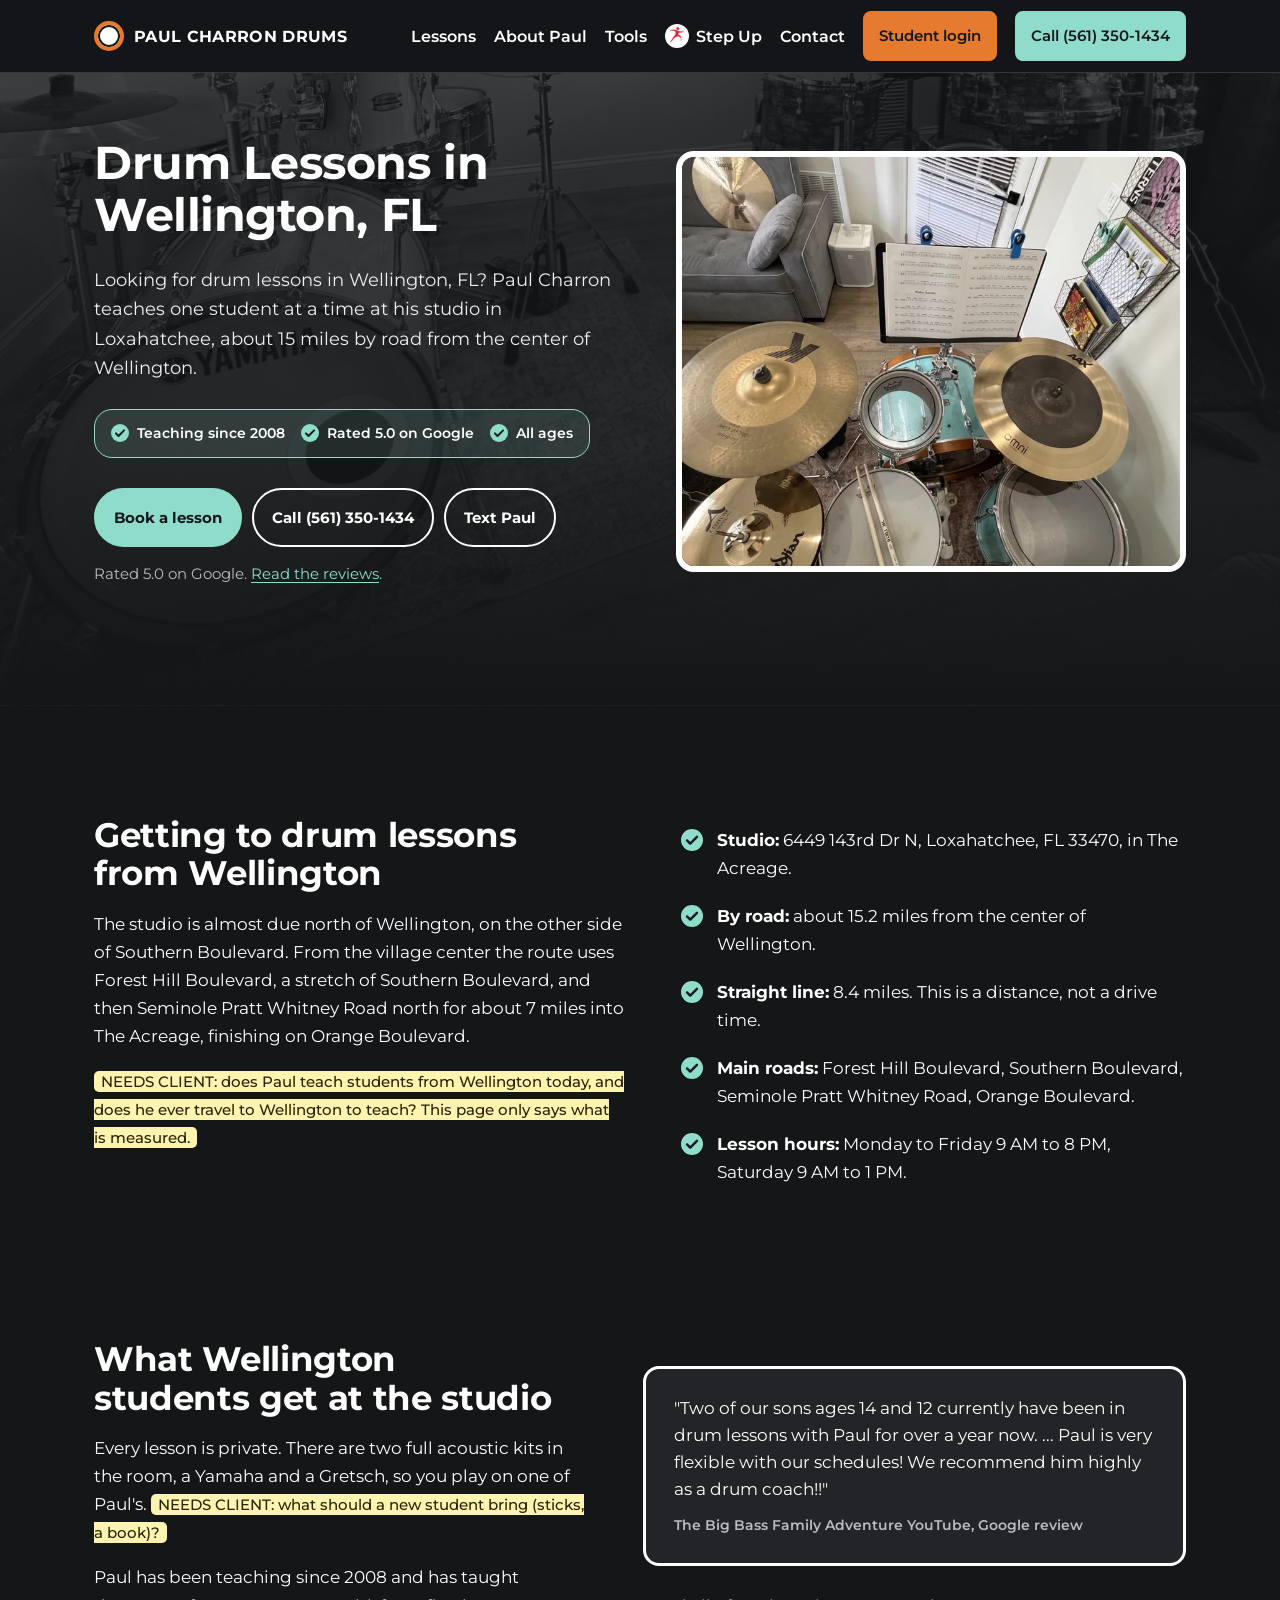
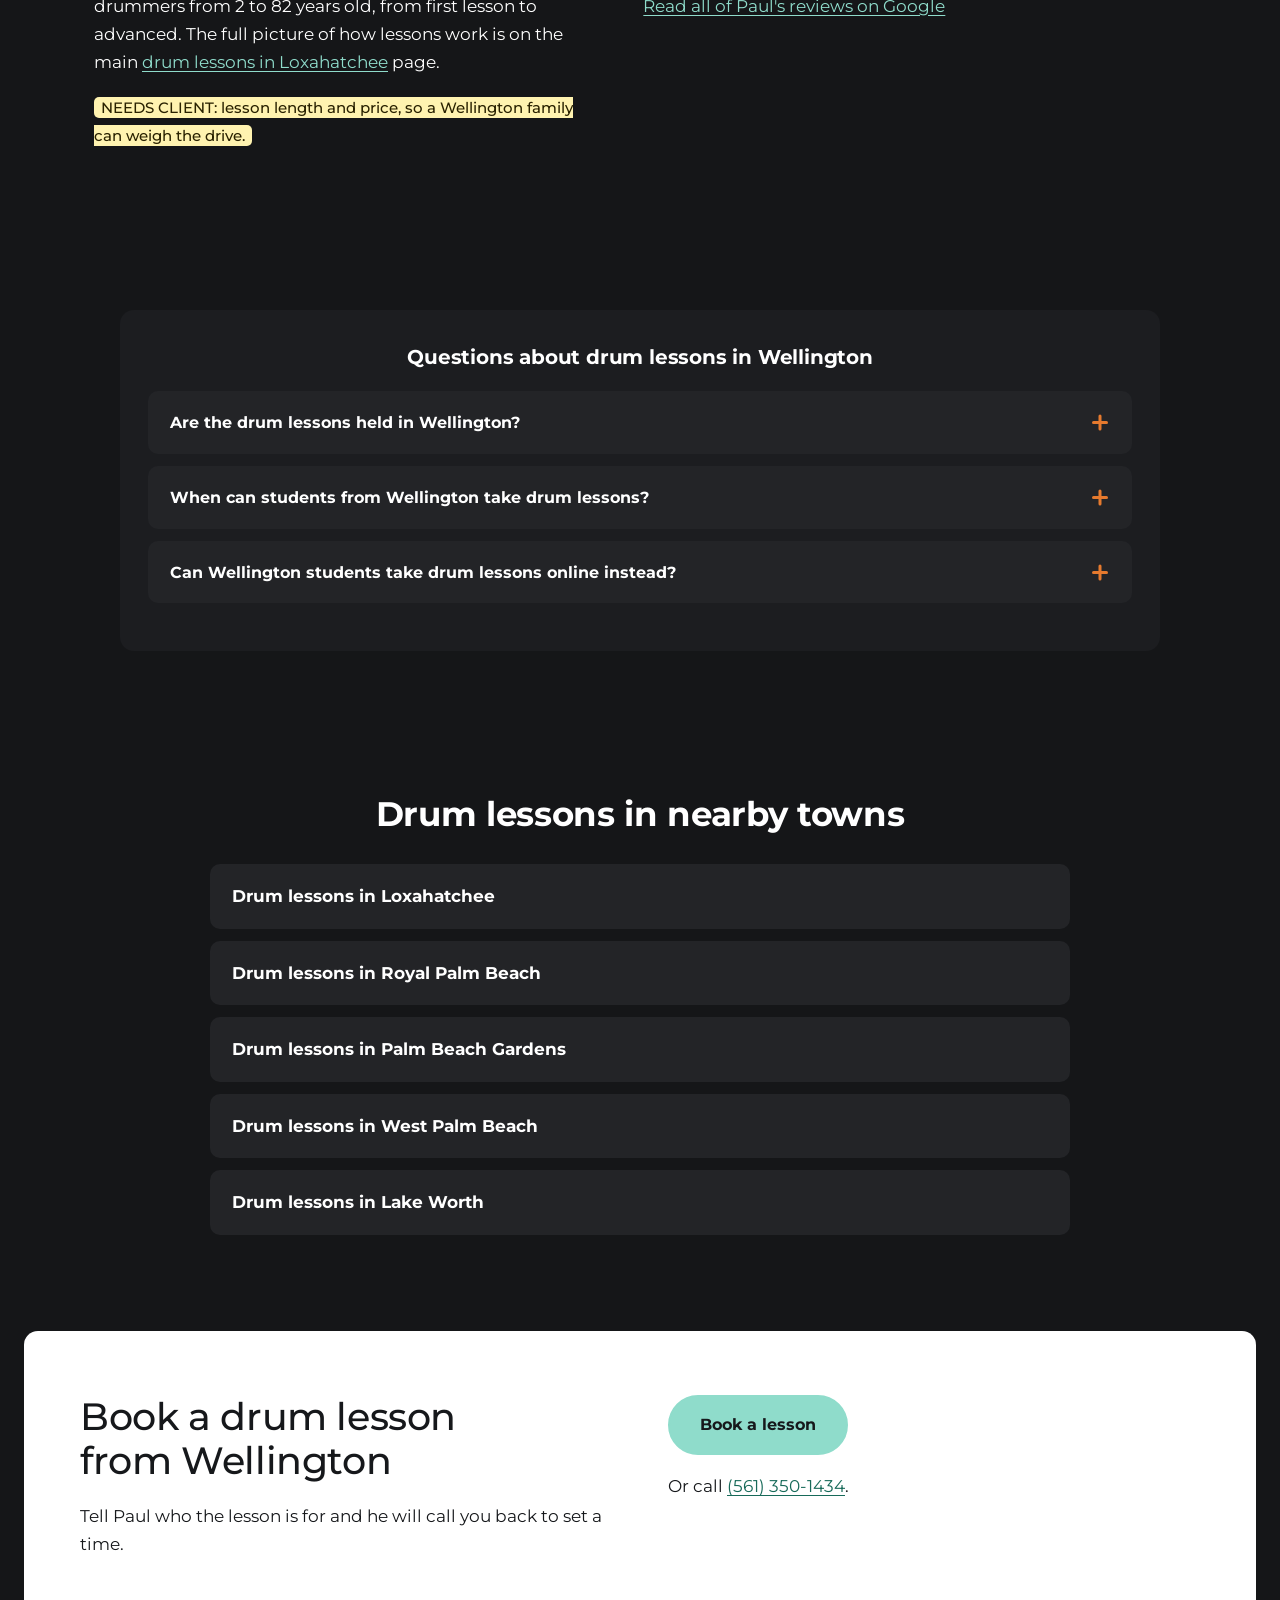
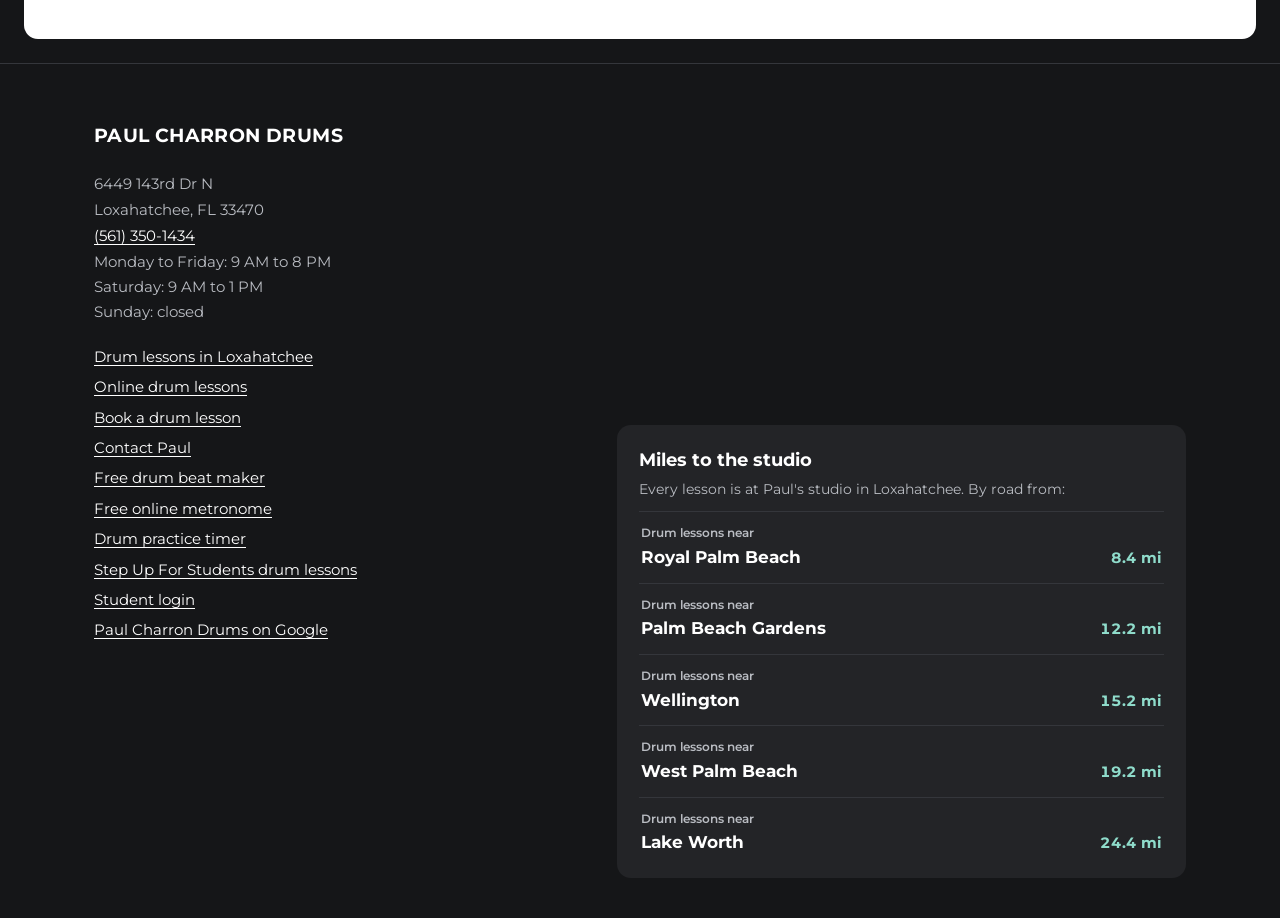
<file: drum-lessons-wellington-fl.html>
<!doctype html>
<html lang="en">
<head>
<meta charset="utf-8">
<meta name="viewport" content="width=device-width, initial-scale=1">
<!-- DRAFT: remove this noindex line when the page is approved and published -->
<meta name="robots" content="noindex, nofollow">
<title>Drum Lessons in Wellington, FL | Paul Charron Drums</title>
<!-- share card: start -->
<meta property="og:type" content="website">
<meta property="og:site_name" content="Paul Charron Drums">
<meta property="og:title" content="Drum Lessons in Wellington, FL | Paul Charron Drums">
<meta property="og:description" content="Drum lessons in Wellington, FL with Paul Charron: private lessons at his Loxahatchee studio, about 15.2 miles by road. Call (561) 350-1434.">
<meta property="og:url" content="https://gantolin.github.io/paul-charron-drums-preview/drum-lessons-wellington-fl.html">
<meta property="og:image" content="https://gantolin.github.io/paul-charron-drums-preview/img/share-card-1200x630.jpg">
<meta property="og:image:width" content="1200">
<meta property="og:image:height" content="630">
<meta property="og:image:alt" content="Paul Charron Drums: drum lessons in Loxahatchee, FL. Two drum kits in the lesson room.">
<meta name="twitter:card" content="summary_large_image">
<!-- share card: end -->
<meta name="description" content="Drum lessons in Wellington, FL with Paul Charron: private lessons at his Loxahatchee studio, about 15.2 miles by road. Call (561) 350-1434.">
<link rel="preconnect" href="https://fonts.googleapis.com">
<link rel="preconnect" href="https://fonts.gstatic.com" crossorigin>
<link href="https://fonts.googleapis.com/css2?family=Montserrat:wght@400;500;600;700&display=swap" rel="stylesheet">
<link rel="stylesheet" href="styles.css?v=51">
<script type="application/ld+json">
{
  "@context": "https://schema.org",
  "@type": "LocalBusiness",
  "name": "Paul Charron Drums",
  "telephone": "+1-561-350-1434",
  "address": {
    "@type": "PostalAddress",
    "streetAddress": "6449 143rd Dr N",
    "addressLocality": "Loxahatchee",
    "addressRegion": "FL",
    "postalCode": "33470",
    "addressCountry": "US"
  },
  "areaServed": "Wellington, FL",
  "hasMap": "https://www.google.com/maps/place/?q=place_id:ChIJOVCGmioh2YgREIuvyYdA8Hk"
}
</script>
</head>
<body>

<a class="skip" href="#top">Skip to the page content</a>

<header class="site-header">
  <div class="wrap">
    <a class="brand" href="index.html">Paul Charron Drums</a>
    <button class="menu-toggle" type="button" aria-expanded="false" aria-controls="site-nav">Menu</button>
    <nav class="nav" id="site-nav" aria-label="Main">
      <a href="index.html#lessons">Lessons</a>
      <a href="index.html#about">About Paul</a>
      <a href="index.html#tools">Tools</a>
      <a class="su-nav" href="step-up-for-students-drum-lessons.html"><img src="img/step-up-for-students-icon.png" alt="" width="22" height="22">Step Up</a>
      <a href="contact.html">Contact</a>
      <a class="btn small login" href="student-login.html">Student login</a>
      <a class="btn small" href="tel:+15613501434">Call (561) 350-1434</a>
    </nav>
  </div>
</header>

<main id="top">

<section class="hero">
  <div class="wrap">
    <div>
      <h1>Drum Lessons in <span>Wellington, FL</span></h1>
      <p class="lead">Looking for drum lessons in Wellington, FL? Paul Charron teaches one student at a time at his studio in Loxahatchee, about 15 miles by road from the center of Wellington.</p>
      <ul class="hero-badges">
        <li>Teaching since 2008</li>
        <li>Rated 5.0 on Google</li>
        <li>All ages</li>
      </ul>
      <div class="hero-actions">
        <a class="btn" href="index.html#book">Book a lesson</a>
        <a class="btn ghost" href="tel:+15613501434">Call (561) 350-1434</a>
        <a class="btn ghost" href="sms:+15613501434?&body=Hi%20Paul%2C%20I%27d%20like%20to%20book%20a%20drum%20lesson.">Text Paul</a>
      </div>
      <p class="hero-note">Rated 5.0 on Google. <a href="https://www.google.com/maps/place/?q=place_id:ChIJOVCGmioh2YgREIuvyYdA8Hk">Read the reviews</a>.</p>
    </div>
    <div class="hero-photo">
      <img src="img/yamaha-drum-kit-lesson-book-800.webp" width="800" height="1067" alt="View from the seat of the Yamaha kit with a drum method book open on the music stand">
    </div>
  </div>
</section>

<section class="answer">
  <div class="wrap">
    <div>
      <h2>Getting to drum lessons from Wellington</h2>
      <p>The studio is almost due north of Wellington, on the other side of Southern Boulevard. From the village center the route uses Forest Hill Boulevard, a stretch of Southern Boulevard, and then Seminole Pratt Whitney Road north for about 7 miles into The Acreage, finishing on Orange Boulevard.</p>
      <p><span class="needs">NEEDS CLIENT: does Paul teach students from Wellington today, and does he ever travel to Wellington to teach? This page only says what is measured.</span></p>
    </div>
    <ul>
      <li><strong>Studio:</strong> 6449 143rd Dr N, Loxahatchee, FL 33470, in The Acreage.</li>
      <li><strong>By road:</strong> about 15.2 miles from the center of Wellington.</li>
      <li><strong>Straight line:</strong> 8.4 miles. This is a distance, not a drive time.</li>
      <li><strong>Main roads:</strong> Forest Hill Boulevard, Southern Boulevard, Seminole Pratt Whitney Road, Orange Boulevard.</li>
      <li><strong>Lesson hours:</strong> Monday to Friday 9 AM to 8 PM, Saturday 9 AM to 1 PM.</li>
    </ul>
  </div>
</section>

<section>
  <div class="wrap two-col">
    <div>
      <h2>What Wellington students get at the studio</h2>
      <p>Every lesson is private. There are two full acoustic kits in the room, a Yamaha and a Gretsch, so you play on one of Paul's. <span class="needs">NEEDS CLIENT: what should a new student bring (sticks, a book)?</span></p>
      <p>Paul has been teaching since 2008 and has taught drummers from 2 to 82 years old, from first lesson to advanced. The full picture of how lessons work is on the main <a href="index.html">drum lessons in Loxahatchee</a> page.</p>
      <p><span class="needs">NEEDS CLIENT: lesson length and price, so a Wellington family can weigh the drive.</span></p>
    </div>
    <div>
      <blockquote>
        "Two of our sons ages 14 and 12 currently have been in drum lessons with Paul for over a year now. ... Paul is very flexible with our schedules! We recommend him highly as a drum coach!!"
        <footer>The Big Bass Family Adventure YouTube, Google review</footer>
      </blockquote>
      <p><a href="https://www.google.com/maps/place/?q=place_id:ChIJOVCGmioh2YgREIuvyYdA8Hk">Read all of Paul's reviews on Google</a></p>
    </div>
  </div>
</section>

<section class="faq">
  <div class="wrap">
    <h2>Questions about drum lessons in Wellington</h2>
    <details>
      <summary>Are the drum lessons held in Wellington?</summary>
      <p>No. Lessons are at Paul's studio in Loxahatchee, about 15.2 miles by road from the center of Wellington. <span class="needs">NEEDS CLIENT: say here if Paul also teaches in students' homes.</span></p>
    </details>
    <details>
      <summary>When can students from Wellington take drum lessons?</summary>
      <p>Monday to Friday from 9 AM to 8 PM, and Saturday from 9 AM to 1 PM. The studio is closed on Sunday.</p>
    </details>
    <details>
      <summary>Can Wellington students take drum lessons online instead?</summary>
      <p>Paul plans to add online lessons. See the <a href="online-drum-lessons.html">online drum lessons</a> page for where that stands.</p>
    </details>
  </div>
</section>

<section>
  <div class="wrap">
    <h2>Drum lessons in nearby towns</h2>
    <ul class="area-links">
        <li><a href="index.html">Drum lessons in Loxahatchee</a></li>
        <li><a href="drum-lessons-royal-palm-beach-fl.html">Drum lessons in Royal Palm Beach</a></li>
        <li><a href="drum-lessons-palm-beach-gardens-fl.html">Drum lessons in Palm Beach Gardens</a></li>
        <li><a href="drum-lessons-west-palm-beach-fl.html">Drum lessons in West Palm Beach</a></li>
        <li><a href="drum-lessons-lake-worth-fl.html">Drum lessons in Lake Worth</a></li>
    </ul>
  </div>
</section>

<section class="book">
  <div class="wrap">
    <div>
      <h2>Book a drum lesson from Wellington</h2>
      <p>Tell Paul who the lesson is for and he will call you back to set a time.</p>
    </div>
    <div>
      <p><a class="btn" href="index.html#book">Book a lesson</a></p>
      <p>Or call <a href="tel:+15613501434">(561) 350-1434</a>.</p>
    </div>
  </div>
</section>

</main>

<footer class="site-footer">
  <div class="wrap">
    <div>
      <p class="footer-brand">Paul Charron Drums</p>
      <address>
        6449 143rd Dr N<br>
        Loxahatchee, FL 33470<br>
        <a href="tel:+15613501434">(561) 350-1434</a>
      </address>
      <p>Monday to Friday: 9 AM to 8 PM<br>Saturday: 9 AM to 1 PM<br>Sunday: closed</p>
      <ul class="footer-links">
        <li><a href="index.html">Drum lessons in Loxahatchee</a></li>
        <li><a href="online-drum-lessons.html">Online drum lessons</a></li>
        <li><a href="index.html#book">Book a drum lesson</a></li>
        <li><a href="contact.html">Contact Paul</a></li>
        <li><a href="drum-beat-maker.html">Free drum beat maker</a></li>
        <li><a href="metronome.html">Free online metronome</a></li>
        <li><a href="practice-timer.html">Drum practice timer</a></li>
        <li><a href="step-up-for-students-drum-lessons.html">Step Up For Students drum lessons</a></li>
        <li><a href="student-login.html">Student login</a></li>
        <li><a href="https://www.google.com/maps/place/?q=place_id:ChIJOVCGmioh2YgREIuvyYdA8Hk">Paul Charron Drums on Google</a></li>
      </ul>
    </div>
    <div>
      <iframe title="Map showing Paul Charron Drums in Loxahatchee, FL" loading="lazy"
              src="https://www.google.com/maps?q=Paul+Charron+Drums+6449+143rd+Dr+N+Loxahatchee+FL+33470&output=embed"></iframe>
      <div class="miles-board">
        <p class="miles-head">Miles to the studio</p>
        <p class="miles-sub">Every lesson is at Paul's studio in Loxahatchee. By road from:</p>
        <ul>
          <li><a href="drum-lessons-royal-palm-beach-fl.html"><span class="pre">Drum lessons near</span><strong>Royal Palm Beach</strong><em>8.4 mi</em></a></li>
          <li><a href="drum-lessons-palm-beach-gardens-fl.html"><span class="pre">Drum lessons near</span><strong>Palm Beach Gardens</strong><em>12.2 mi</em></a></li>
          <li><a href="drum-lessons-wellington-fl.html"><span class="pre">Drum lessons near</span><strong>Wellington</strong><em>15.2 mi</em></a></li>
          <li><a href="drum-lessons-west-palm-beach-fl.html"><span class="pre">Drum lessons near</span><strong>West Palm Beach</strong><em>19.2 mi</em></a></li>
          <li><a href="drum-lessons-lake-worth-fl.html"><span class="pre">Drum lessons near</span><strong>Lake Worth</strong><em>24.4 mi</em></a></li>
        </ul>
      </div>
    </div>
  </div>
</footer>

<div class="mobile-bar">
  <a href="tel:+15613501434">Call</a>
  <a href="sms:+15613501434?&body=Hi%20Paul%2C%20I%27d%20like%20to%20book%20a%20drum%20lesson.">Text</a>
  <a class="primary" href="index.html#book">Book</a>
</div>

<script src="site.js?v=3"></script>
</body>
</html>
</file>
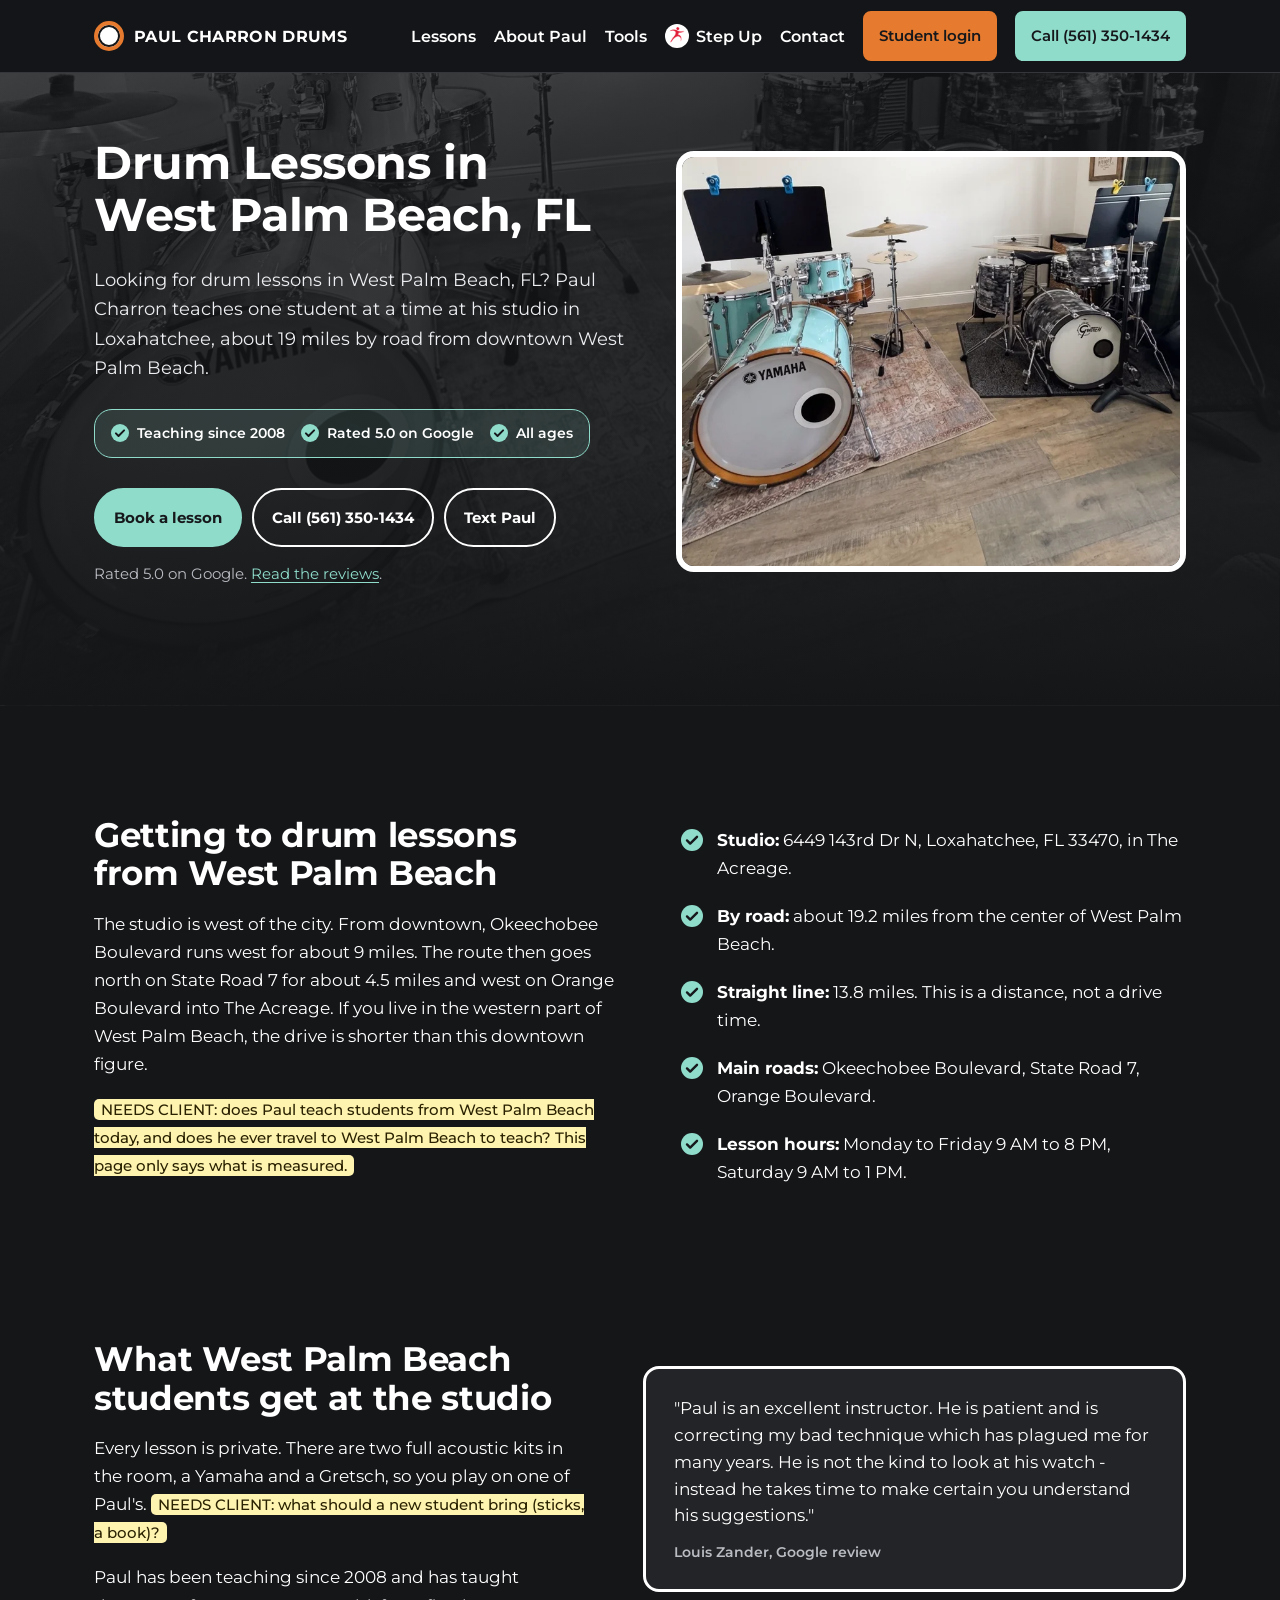
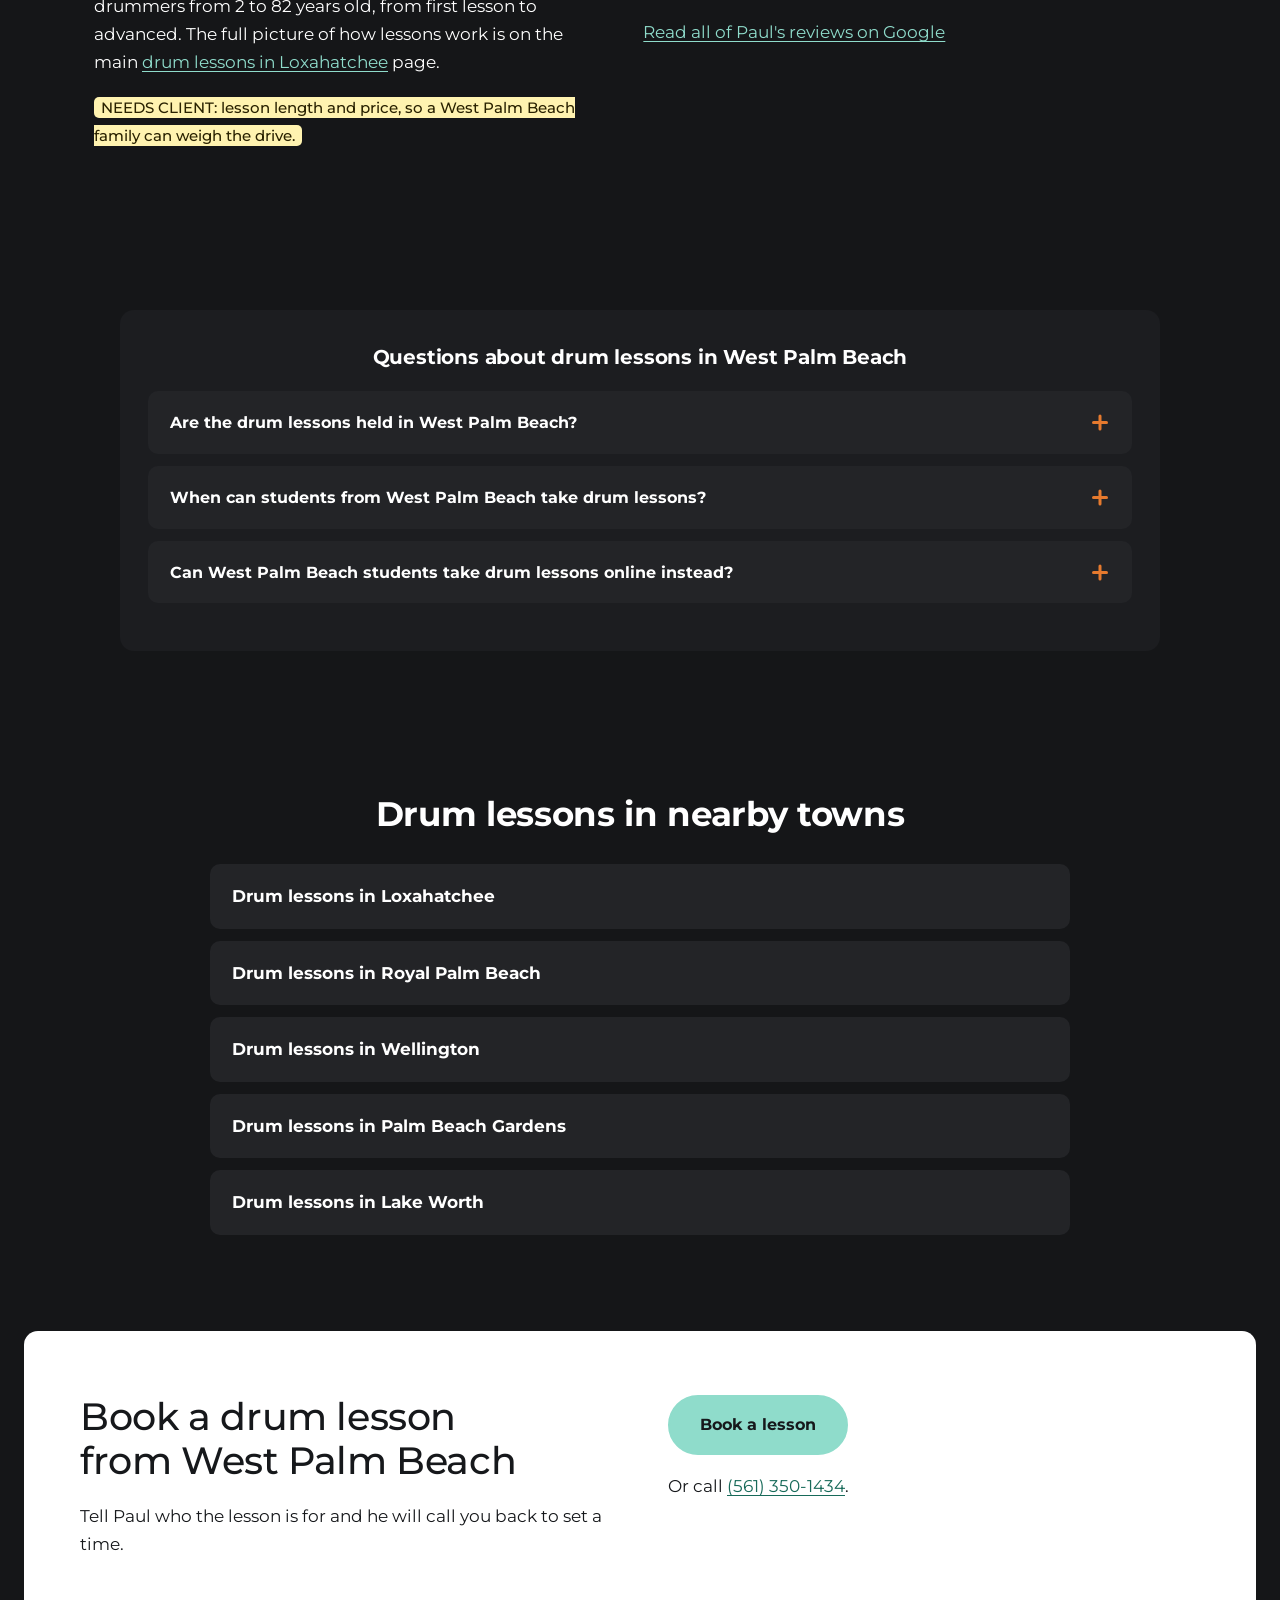
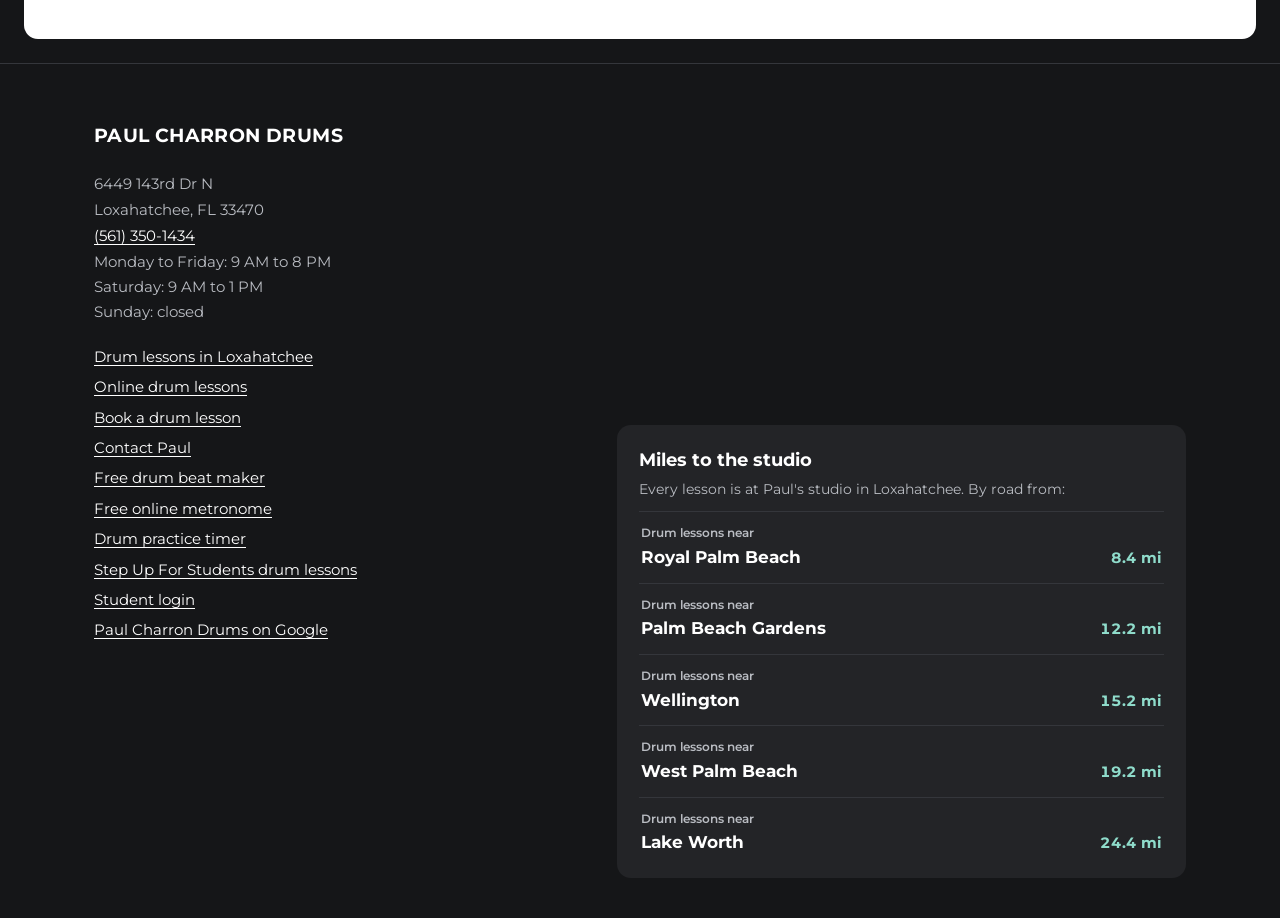
<file: drum-lessons-west-palm-beach-fl.html>
<!doctype html>
<html lang="en">
<head>
<meta charset="utf-8">
<meta name="viewport" content="width=device-width, initial-scale=1">
<!-- DRAFT: remove this noindex line when the page is approved and published -->
<meta name="robots" content="noindex, nofollow">
<title>Drum Lessons in West Palm Beach, FL | Paul Charron Drums</title>
<!-- share card: start -->
<meta property="og:type" content="website">
<meta property="og:site_name" content="Paul Charron Drums">
<meta property="og:title" content="Drum Lessons in West Palm Beach, FL | Paul Charron Drums">
<meta property="og:description" content="Drum lessons in West Palm Beach, FL with Paul Charron: private lessons at his Loxahatchee studio, about 19.2 miles by road. Call (561) 350-1434.">
<meta property="og:url" content="https://gantolin.github.io/paul-charron-drums-preview/drum-lessons-west-palm-beach-fl.html">
<meta property="og:image" content="https://gantolin.github.io/paul-charron-drums-preview/img/share-card-1200x630.jpg">
<meta property="og:image:width" content="1200">
<meta property="og:image:height" content="630">
<meta property="og:image:alt" content="Paul Charron Drums: drum lessons in Loxahatchee, FL. Two drum kits in the lesson room.">
<meta name="twitter:card" content="summary_large_image">
<!-- share card: end -->
<meta name="description" content="Drum lessons in West Palm Beach, FL with Paul Charron: private lessons at his Loxahatchee studio, about 19.2 miles by road. Call (561) 350-1434.">
<link rel="preconnect" href="https://fonts.googleapis.com">
<link rel="preconnect" href="https://fonts.gstatic.com" crossorigin>
<link href="https://fonts.googleapis.com/css2?family=Montserrat:wght@400;500;600;700&display=swap" rel="stylesheet">
<link rel="stylesheet" href="styles.css?v=51">
<script type="application/ld+json">
{
  "@context": "https://schema.org",
  "@type": "LocalBusiness",
  "name": "Paul Charron Drums",
  "telephone": "+1-561-350-1434",
  "address": {
    "@type": "PostalAddress",
    "streetAddress": "6449 143rd Dr N",
    "addressLocality": "Loxahatchee",
    "addressRegion": "FL",
    "postalCode": "33470",
    "addressCountry": "US"
  },
  "areaServed": "West Palm Beach, FL",
  "hasMap": "https://www.google.com/maps/place/?q=place_id:ChIJOVCGmioh2YgREIuvyYdA8Hk"
}
</script>
</head>
<body>

<a class="skip" href="#top">Skip to the page content</a>

<header class="site-header">
  <div class="wrap">
    <a class="brand" href="index.html">Paul Charron Drums</a>
    <button class="menu-toggle" type="button" aria-expanded="false" aria-controls="site-nav">Menu</button>
    <nav class="nav" id="site-nav" aria-label="Main">
      <a href="index.html#lessons">Lessons</a>
      <a href="index.html#about">About Paul</a>
      <a href="index.html#tools">Tools</a>
      <a class="su-nav" href="step-up-for-students-drum-lessons.html"><img src="img/step-up-for-students-icon.png" alt="" width="22" height="22">Step Up</a>
      <a href="contact.html">Contact</a>
      <a class="btn small login" href="student-login.html">Student login</a>
      <a class="btn small" href="tel:+15613501434">Call (561) 350-1434</a>
    </nav>
  </div>
</header>

<main id="top">

<section class="hero">
  <div class="wrap">
    <div>
      <h1>Drum Lessons in <span>West Palm Beach, FL</span></h1>
      <p class="lead">Looking for drum lessons in West Palm Beach, FL? Paul Charron teaches one student at a time at his studio in Loxahatchee, about 19 miles by road from downtown West Palm Beach.</p>
      <ul class="hero-badges">
        <li>Teaching since 2008</li>
        <li>Rated 5.0 on Google</li>
        <li>All ages</li>
      </ul>
      <div class="hero-actions">
        <a class="btn" href="index.html#book">Book a lesson</a>
        <a class="btn ghost" href="tel:+15613501434">Call (561) 350-1434</a>
        <a class="btn ghost" href="sms:+15613501434?&body=Hi%20Paul%2C%20I%27d%20like%20to%20book%20a%20drum%20lesson.">Text Paul</a>
      </div>
      <p class="hero-note">Rated 5.0 on Google. <a href="https://www.google.com/maps/place/?q=place_id:ChIJOVCGmioh2YgREIuvyYdA8Hk">Read the reviews</a>.</p>
    </div>
    <div class="hero-photo">
      <img src="img/drum-studio-two-kits-loxahatchee-800.webp" width="800" height="1067" alt="Two drum kits side by side in Paul Charron's lesson room">
    </div>
  </div>
</section>

<section class="answer">
  <div class="wrap">
    <div>
      <h2>Getting to drum lessons from West Palm Beach</h2>
      <p>The studio is west of the city. From downtown, Okeechobee Boulevard runs west for about 9 miles. The route then goes north on State Road 7 for about 4.5 miles and west on Orange Boulevard into The Acreage. If you live in the western part of West Palm Beach, the drive is shorter than this downtown figure.</p>
      <p><span class="needs">NEEDS CLIENT: does Paul teach students from West Palm Beach today, and does he ever travel to West Palm Beach to teach? This page only says what is measured.</span></p>
    </div>
    <ul>
      <li><strong>Studio:</strong> 6449 143rd Dr N, Loxahatchee, FL 33470, in The Acreage.</li>
      <li><strong>By road:</strong> about 19.2 miles from the center of West Palm Beach.</li>
      <li><strong>Straight line:</strong> 13.8 miles. This is a distance, not a drive time.</li>
      <li><strong>Main roads:</strong> Okeechobee Boulevard, State Road 7, Orange Boulevard.</li>
      <li><strong>Lesson hours:</strong> Monday to Friday 9 AM to 8 PM, Saturday 9 AM to 1 PM.</li>
    </ul>
  </div>
</section>

<section>
  <div class="wrap two-col">
    <div>
      <h2>What West Palm Beach students get at the studio</h2>
      <p>Every lesson is private. There are two full acoustic kits in the room, a Yamaha and a Gretsch, so you play on one of Paul's. <span class="needs">NEEDS CLIENT: what should a new student bring (sticks, a book)?</span></p>
      <p>Paul has been teaching since 2008 and has taught drummers from 2 to 82 years old, from first lesson to advanced. The full picture of how lessons work is on the main <a href="index.html">drum lessons in Loxahatchee</a> page.</p>
      <p><span class="needs">NEEDS CLIENT: lesson length and price, so a West Palm Beach family can weigh the drive.</span></p>
    </div>
    <div>
      <blockquote>
        "Paul is an excellent instructor. He is patient and is correcting my bad technique which has plagued me for many years. He is not the kind to look at his watch - instead he takes time to make certain you understand his suggestions."
        <footer>Louis Zander, Google review</footer>
      </blockquote>
      <p><a href="https://www.google.com/maps/place/?q=place_id:ChIJOVCGmioh2YgREIuvyYdA8Hk">Read all of Paul's reviews on Google</a></p>
    </div>
  </div>
</section>

<section class="faq">
  <div class="wrap">
    <h2>Questions about drum lessons in West Palm Beach</h2>
    <details>
      <summary>Are the drum lessons held in West Palm Beach?</summary>
      <p>No. Lessons are at Paul's studio in Loxahatchee, about 19.2 miles by road from the center of West Palm Beach. <span class="needs">NEEDS CLIENT: say here if Paul also teaches in students' homes.</span></p>
    </details>
    <details>
      <summary>When can students from West Palm Beach take drum lessons?</summary>
      <p>Monday to Friday from 9 AM to 8 PM, and Saturday from 9 AM to 1 PM. The studio is closed on Sunday.</p>
    </details>
    <details>
      <summary>Can West Palm Beach students take drum lessons online instead?</summary>
      <p>Paul plans to add online lessons. See the <a href="online-drum-lessons.html">online drum lessons</a> page for where that stands.</p>
    </details>
  </div>
</section>

<section>
  <div class="wrap">
    <h2>Drum lessons in nearby towns</h2>
    <ul class="area-links">
        <li><a href="index.html">Drum lessons in Loxahatchee</a></li>
        <li><a href="drum-lessons-royal-palm-beach-fl.html">Drum lessons in Royal Palm Beach</a></li>
        <li><a href="drum-lessons-wellington-fl.html">Drum lessons in Wellington</a></li>
        <li><a href="drum-lessons-palm-beach-gardens-fl.html">Drum lessons in Palm Beach Gardens</a></li>
        <li><a href="drum-lessons-lake-worth-fl.html">Drum lessons in Lake Worth</a></li>
    </ul>
  </div>
</section>

<section class="book">
  <div class="wrap">
    <div>
      <h2>Book a drum lesson from West Palm Beach</h2>
      <p>Tell Paul who the lesson is for and he will call you back to set a time.</p>
    </div>
    <div>
      <p><a class="btn" href="index.html#book">Book a lesson</a></p>
      <p>Or call <a href="tel:+15613501434">(561) 350-1434</a>.</p>
    </div>
  </div>
</section>

</main>

<footer class="site-footer">
  <div class="wrap">
    <div>
      <p class="footer-brand">Paul Charron Drums</p>
      <address>
        6449 143rd Dr N<br>
        Loxahatchee, FL 33470<br>
        <a href="tel:+15613501434">(561) 350-1434</a>
      </address>
      <p>Monday to Friday: 9 AM to 8 PM<br>Saturday: 9 AM to 1 PM<br>Sunday: closed</p>
      <ul class="footer-links">
        <li><a href="index.html">Drum lessons in Loxahatchee</a></li>
        <li><a href="online-drum-lessons.html">Online drum lessons</a></li>
        <li><a href="index.html#book">Book a drum lesson</a></li>
        <li><a href="contact.html">Contact Paul</a></li>
        <li><a href="drum-beat-maker.html">Free drum beat maker</a></li>
        <li><a href="metronome.html">Free online metronome</a></li>
        <li><a href="practice-timer.html">Drum practice timer</a></li>
        <li><a href="step-up-for-students-drum-lessons.html">Step Up For Students drum lessons</a></li>
        <li><a href="student-login.html">Student login</a></li>
        <li><a href="https://www.google.com/maps/place/?q=place_id:ChIJOVCGmioh2YgREIuvyYdA8Hk">Paul Charron Drums on Google</a></li>
      </ul>
    </div>
    <div>
      <iframe title="Map showing Paul Charron Drums in Loxahatchee, FL" loading="lazy"
              src="https://www.google.com/maps?q=Paul+Charron+Drums+6449+143rd+Dr+N+Loxahatchee+FL+33470&output=embed"></iframe>
      <div class="miles-board">
        <p class="miles-head">Miles to the studio</p>
        <p class="miles-sub">Every lesson is at Paul's studio in Loxahatchee. By road from:</p>
        <ul>
          <li><a href="drum-lessons-royal-palm-beach-fl.html"><span class="pre">Drum lessons near</span><strong>Royal Palm Beach</strong><em>8.4 mi</em></a></li>
          <li><a href="drum-lessons-palm-beach-gardens-fl.html"><span class="pre">Drum lessons near</span><strong>Palm Beach Gardens</strong><em>12.2 mi</em></a></li>
          <li><a href="drum-lessons-wellington-fl.html"><span class="pre">Drum lessons near</span><strong>Wellington</strong><em>15.2 mi</em></a></li>
          <li><a href="drum-lessons-west-palm-beach-fl.html"><span class="pre">Drum lessons near</span><strong>West Palm Beach</strong><em>19.2 mi</em></a></li>
          <li><a href="drum-lessons-lake-worth-fl.html"><span class="pre">Drum lessons near</span><strong>Lake Worth</strong><em>24.4 mi</em></a></li>
        </ul>
      </div>
    </div>
  </div>
</footer>

<div class="mobile-bar">
  <a href="tel:+15613501434">Call</a>
  <a href="sms:+15613501434?&body=Hi%20Paul%2C%20I%27d%20like%20to%20book%20a%20drum%20lesson.">Text</a>
  <a class="primary" href="index.html#book">Book</a>
</div>

<script src="site.js?v=3"></script>
</body>
</html>
</file>
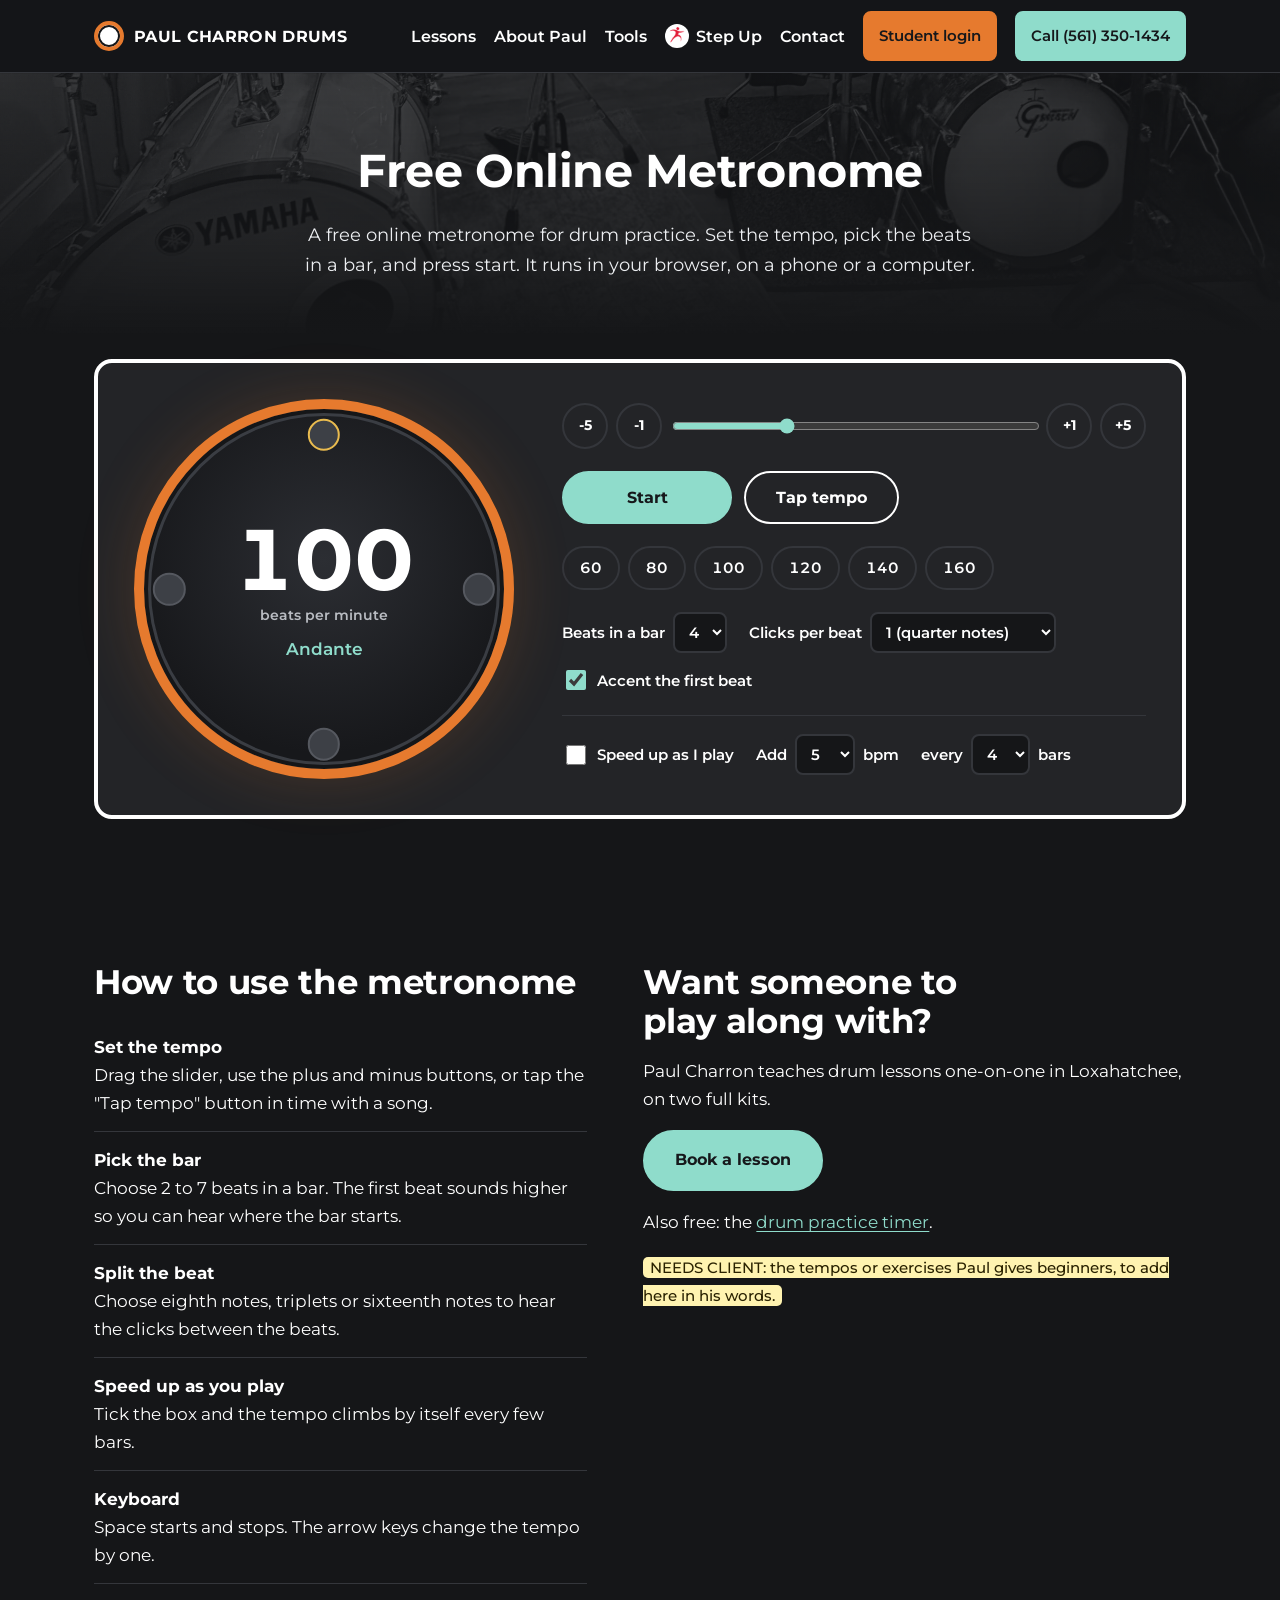
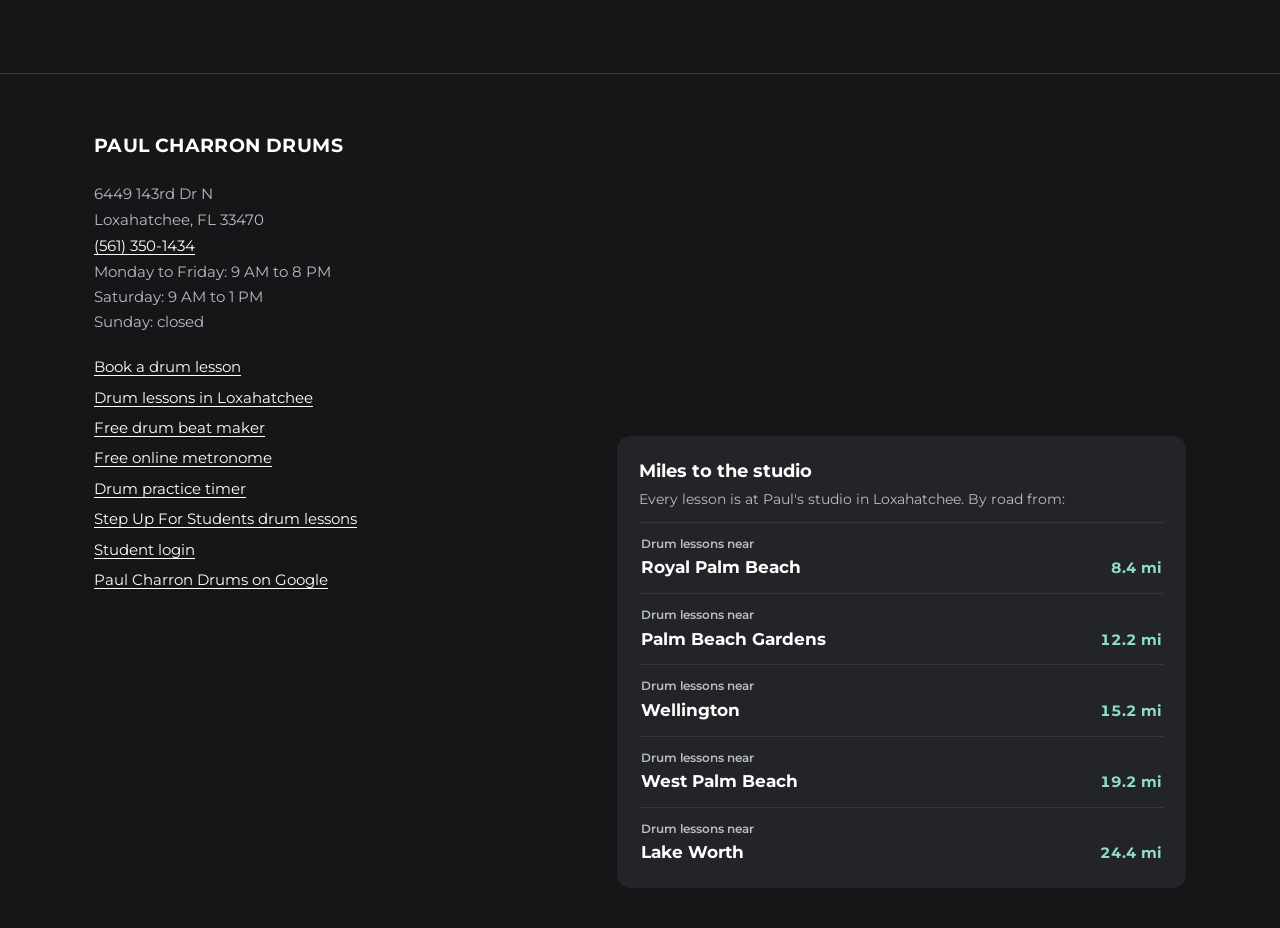
<file: metronome.html>
<!doctype html>
<html lang="en">
<head>
<meta charset="utf-8">
<meta name="viewport" content="width=device-width, initial-scale=1">
<!-- DRAFT: remove this noindex line when the page is approved and published -->
<meta name="robots" content="noindex, nofollow">
<title>Free Online Metronome | Tap Tempo and Speed Trainer | Paul Charron Drums</title>
<!-- share card: start -->
<meta property="og:type" content="website">
<meta property="og:site_name" content="Paul Charron Drums">
<meta property="og:title" content="Free Online Metronome | Tap Tempo and Speed Trainer | Paul Charron Drums">
<meta property="og:description" content="Free online metronome for drum practice: tap tempo, 2 to 7 beats in a bar, eighths, triplets and sixteenths, and a speed trainer. Runs in your browser.">
<meta property="og:url" content="https://gantolin.github.io/paul-charron-drums-preview/metronome.html">
<meta property="og:image" content="https://gantolin.github.io/paul-charron-drums-preview/img/share-card-1200x630.jpg">
<meta property="og:image:width" content="1200">
<meta property="og:image:height" content="630">
<meta property="og:image:alt" content="Paul Charron Drums: drum lessons in Loxahatchee, FL. Two drum kits in the lesson room.">
<meta name="twitter:card" content="summary_large_image">
<!-- share card: end -->
<meta name="description" content="Free online metronome for drum practice: tap tempo, 2 to 7 beats in a bar, eighths, triplets and sixteenths, and a speed trainer. Runs in your browser.">
<link rel="preconnect" href="https://fonts.googleapis.com">
<link rel="preconnect" href="https://fonts.gstatic.com" crossorigin>
<link href="https://fonts.googleapis.com/css2?family=Montserrat:wght@400;500;600;700&display=swap" rel="stylesheet">
<link rel="stylesheet" href="styles.css?v=51">
</head>
<body>

<a class="skip" href="#top">Skip to the page content</a>

<header class="site-header">
  <div class="wrap">
    <a class="brand" href="index.html">Paul Charron Drums</a>
    <button class="menu-toggle" type="button" aria-expanded="false" aria-controls="site-nav">Menu</button>
    <nav class="nav" id="site-nav" aria-label="Main">
      <a href="index.html#lessons">Lessons</a>
      <a href="index.html#about">About Paul</a>
      <a href="index.html#tools">Tools</a>
      <a class="su-nav" href="step-up-for-students-drum-lessons.html"><img src="img/step-up-for-students-icon.png" alt="" width="22" height="22">Step Up</a>
      <a href="contact.html" aria-current="page">Contact</a>
      <a class="btn small login" href="student-login.html">Student login</a>
      <a class="btn small" href="tel:+15613501434">Call (561) 350-1434</a>
    </nav>
  </div>
</header>

<main id="top">

<section class="page-head">
  <div class="wrap">
    <h1>Free Online Metronome</h1>
    <p>A free online metronome for drum practice. Set the tempo, pick the beats in a bar, and press start. It runs in your browser, on a phone or a computer.</p>
  </div>
</section>

<section class="tool">
  <div class="wrap">
    <div class="tool-panel metro" id="metro">
      <div class="metro-dial">
        <div id="metro-dots" aria-hidden="true"></div>
        <div class="metro-readout">
          <output id="metro-bpm" aria-live="off">100</output>
          <span>beats per minute</span>
          <em id="metro-name">Andante</em>
        </div>
      </div>

      <div class="metro-controls">
        <div class="metro-tempo">
          <button type="button" class="round" data-step="-5" aria-label="Slower by 5">-5</button>
          <button type="button" class="round" data-step="-1" aria-label="Slower by 1">-1</button>
          <input id="metro-slider" type="range" min="30" max="260" value="100" aria-label="Tempo in beats per minute">
          <button type="button" class="round" data-step="1" aria-label="Faster by 1">+1</button>
          <button type="button" class="round" data-step="5" aria-label="Faster by 5">+5</button>
        </div>

        <div class="metro-main">
          <button type="button" class="btn" id="metro-start">Start</button>
          <button type="button" class="btn ghost" id="metro-tap">Tap tempo</button>
        </div>

        <div class="metro-presets" aria-label="Tempo presets">
          <button type="button" data-bpm="60">60</button>
          <button type="button" data-bpm="80">80</button>
          <button type="button" data-bpm="100">100</button>
          <button type="button" data-bpm="120">120</button>
          <button type="button" data-bpm="140">140</button>
          <button type="button" data-bpm="160">160</button>
        </div>

        <div class="tool-fields">
          <label>Beats in a bar
            <select id="metro-beats">
              <option>2</option><option>3</option><option selected>4</option><option>5</option><option>6</option><option>7</option>
            </select>
          </label>
          <label>Clicks per beat
            <select id="metro-sub">
              <option value="1" selected>1 (quarter notes)</option>
              <option value="2">2 (eighth notes)</option>
              <option value="3">3 (triplets)</option>
              <option value="4">4 (sixteenth notes)</option>
            </select>
          </label>
          <label class="check"><input type="checkbox" id="metro-accent" checked> Accent the first beat</label>
        </div>

        <div class="tool-fields trainer">
          <label class="check"><input type="checkbox" id="metro-train"> Speed up as I play</label>
          <label>Add
            <select id="metro-train-step"><option>2</option><option selected>5</option><option>10</option></select>
            bpm
          </label>
          <label>every
            <select id="metro-train-bars"><option>2</option><option selected>4</option><option>8</option><option>16</option></select>
            bars
          </label>
        </div>
      </div>
    </div>
  </div>
</section>

<section>
  <div class="wrap two-col">
    <div>
      <h2>How to use the metronome</h2>
      <ul class="contact-list">
        <li><strong>Set the tempo</strong>Drag the slider, use the plus and minus buttons, or tap the "Tap tempo" button in time with a song.</li>
        <li><strong>Pick the bar</strong>Choose 2 to 7 beats in a bar. The first beat sounds higher so you can hear where the bar starts.</li>
        <li><strong>Split the beat</strong>Choose eighth notes, triplets or sixteenth notes to hear the clicks between the beats.</li>
        <li><strong>Speed up as you play</strong>Tick the box and the tempo climbs by itself every few bars.</li>
        <li><strong>Keyboard</strong>Space starts and stops. The arrow keys change the tempo by one.</li>
      </ul>
    </div>
    <div>
      <h2>Want someone to play along with?</h2>
      <p>Paul Charron teaches drum lessons one-on-one in Loxahatchee, on two full kits.</p>
      <p><a class="btn" href="index.html#book">Book a lesson</a></p>
      <p>Also free: the <a href="practice-timer.html">drum practice timer</a>.</p>
      <p><span class="needs">NEEDS CLIENT: the tempos or exercises Paul gives beginners, to add here in his words.</span></p>
    </div>
  </div>
</section>

</main>

<footer class="site-footer">
  <div class="wrap">
    <div>
      <p class="footer-brand">Paul Charron Drums</p>
      <address>
        6449 143rd Dr N<br>
        Loxahatchee, FL 33470<br>
        <a href="tel:+15613501434">(561) 350-1434</a>
      </address>
      <p>Monday to Friday: 9 AM to 8 PM<br>Saturday: 9 AM to 1 PM<br>Sunday: closed</p>
      <ul class="footer-links">
        <li><a href="index.html#book">Book a drum lesson</a></li>
        <li><a href="index.html">Drum lessons in Loxahatchee</a></li>
        <li><a href="drum-beat-maker.html">Free drum beat maker</a></li>
        <li><a href="metronome.html">Free online metronome</a></li>
        <li><a href="practice-timer.html">Drum practice timer</a></li>
        <li><a href="step-up-for-students-drum-lessons.html">Step Up For Students drum lessons</a></li>
        <li><a href="student-login.html">Student login</a></li>
        <li><a href="https://www.google.com/maps/place/?q=place_id:ChIJOVCGmioh2YgREIuvyYdA8Hk">Paul Charron Drums on Google</a></li>
      </ul>
    </div>
    <div>
      <iframe title="Map showing Paul Charron Drums in Loxahatchee, FL" loading="lazy"
              src="https://www.google.com/maps?q=Paul+Charron+Drums+6449+143rd+Dr+N+Loxahatchee+FL+33470&output=embed"></iframe>
      <div class="miles-board">
        <p class="miles-head">Miles to the studio</p>
        <p class="miles-sub">Every lesson is at Paul's studio in Loxahatchee. By road from:</p>
        <ul>
          <li><a href="drum-lessons-royal-palm-beach-fl.html"><span class="pre">Drum lessons near</span><strong>Royal Palm Beach</strong><em>8.4 mi</em></a></li>
          <li><a href="drum-lessons-palm-beach-gardens-fl.html"><span class="pre">Drum lessons near</span><strong>Palm Beach Gardens</strong><em>12.2 mi</em></a></li>
          <li><a href="drum-lessons-wellington-fl.html"><span class="pre">Drum lessons near</span><strong>Wellington</strong><em>15.2 mi</em></a></li>
          <li><a href="drum-lessons-west-palm-beach-fl.html"><span class="pre">Drum lessons near</span><strong>West Palm Beach</strong><em>19.2 mi</em></a></li>
          <li><a href="drum-lessons-lake-worth-fl.html"><span class="pre">Drum lessons near</span><strong>Lake Worth</strong><em>24.4 mi</em></a></li>
        </ul>
      </div>
    </div>
  </div>
</footer>

<div class="mobile-bar">
  <a href="tel:+15613501434">Call</a>
  <a href="sms:+15613501434?&body=Hi%20Paul%2C%20I%27d%20like%20to%20book%20a%20drum%20lesson.">Text</a>
  <a class="primary" href="index.html#book">Book</a>
</div>

<script src="tools.js?v=1"></script>
<script src="beatmaker.js?v=1"></script>
<script src="site.js?v=3"></script>
</body>
</html>
</file>
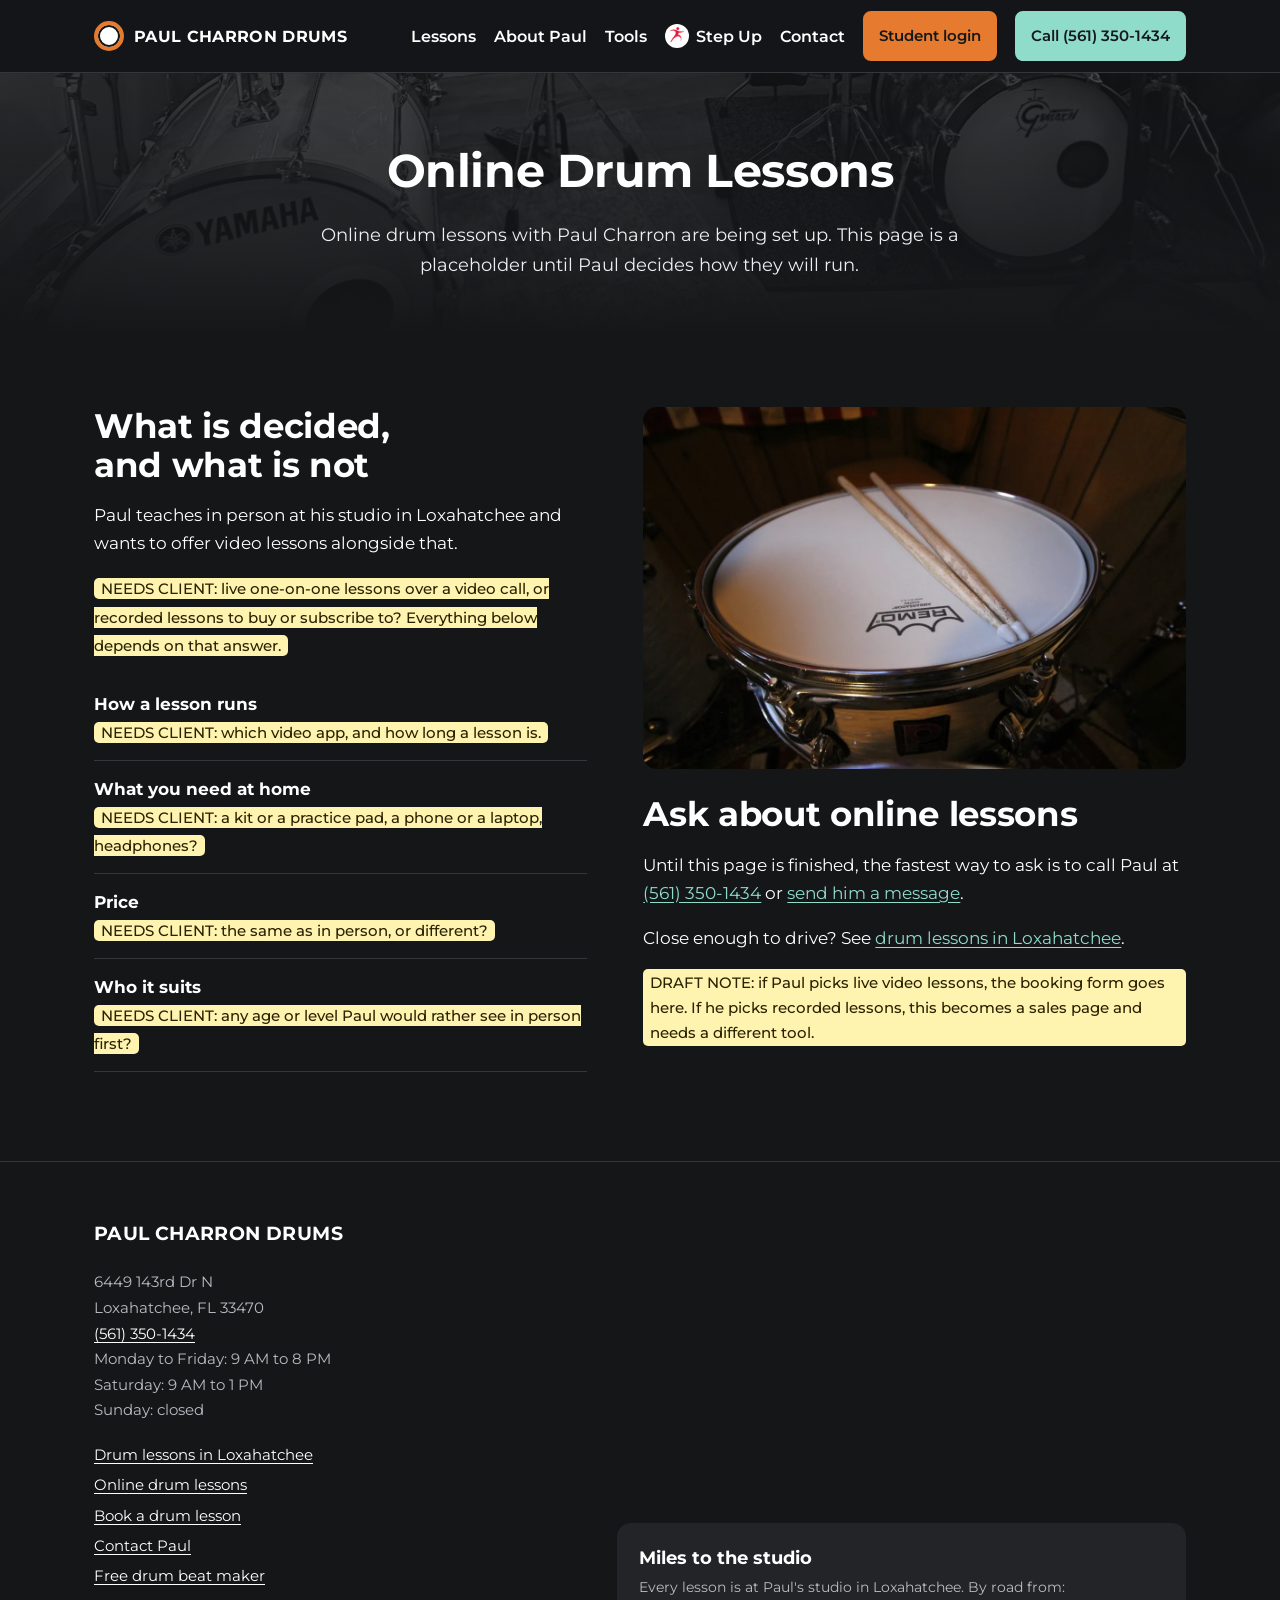
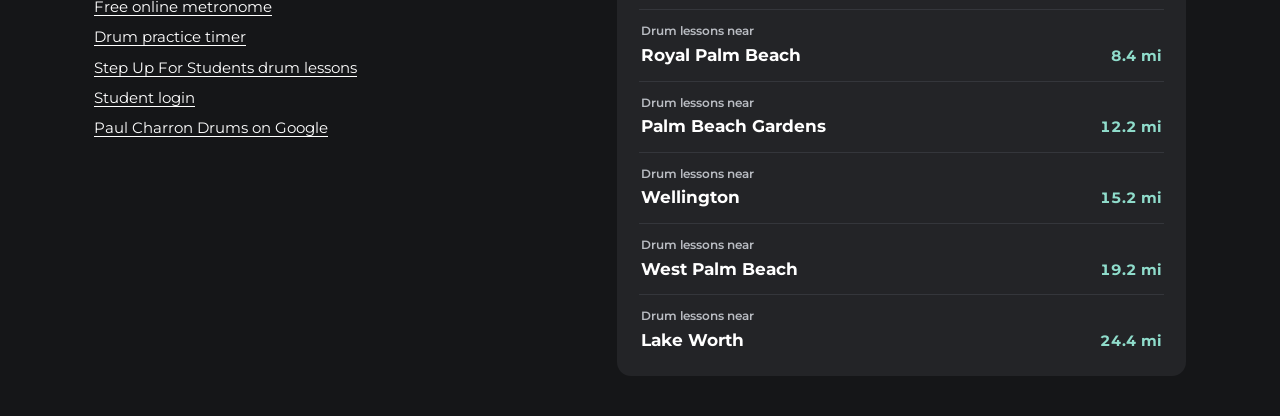
<file: online-drum-lessons.html>
<!doctype html>
<html lang="en">
<head>
<meta charset="utf-8">
<meta name="viewport" content="width=device-width, initial-scale=1">
<!-- DRAFT: remove this noindex line when the page is approved and published -->
<meta name="robots" content="noindex, nofollow">
<title>Online Drum Lessons | Paul Charron Drums</title>
<!-- share card: start -->
<meta property="og:type" content="website">
<meta property="og:site_name" content="Paul Charron Drums">
<meta property="og:title" content="Online Drum Lessons | Paul Charron Drums">
<meta property="og:description" content="Online drum lessons with Paul Charron of Loxahatchee, FL. Details are being set up. Call (561) 350-1434 to ask.">
<meta property="og:url" content="https://gantolin.github.io/paul-charron-drums-preview/online-drum-lessons.html">
<meta property="og:image" content="https://gantolin.github.io/paul-charron-drums-preview/img/share-card-1200x630.jpg">
<meta property="og:image:width" content="1200">
<meta property="og:image:height" content="630">
<meta property="og:image:alt" content="Paul Charron Drums: drum lessons in Loxahatchee, FL. Two drum kits in the lesson room.">
<meta name="twitter:card" content="summary_large_image">
<!-- share card: end -->
<meta name="description" content="Online drum lessons with Paul Charron of Loxahatchee, FL. Details are being set up. Call (561) 350-1434 to ask.">
<link rel="preconnect" href="https://fonts.googleapis.com">
<link rel="preconnect" href="https://fonts.gstatic.com" crossorigin>
<link href="https://fonts.googleapis.com/css2?family=Montserrat:wght@400;500;600;700&display=swap" rel="stylesheet">
<link rel="stylesheet" href="styles.css?v=51">
</head>
<body>

<a class="skip" href="#top">Skip to the page content</a>

<header class="site-header">
  <div class="wrap">
    <a class="brand" href="index.html">Paul Charron Drums</a>
    <button class="menu-toggle" type="button" aria-expanded="false" aria-controls="site-nav">Menu</button>
    <nav class="nav" id="site-nav" aria-label="Main">
      <a href="index.html#lessons">Lessons</a>
      <a href="index.html#about">About Paul</a>
      <a href="index.html#tools">Tools</a>
      <a class="su-nav" href="step-up-for-students-drum-lessons.html"><img src="img/step-up-for-students-icon.png" alt="" width="22" height="22">Step Up</a>
      <a href="contact.html">Contact</a>
      <a class="btn small login" href="student-login.html">Student login</a>
      <a class="btn small" href="tel:+15613501434">Call (561) 350-1434</a>
    </nav>
  </div>
</header>

<main id="top">

<section class="page-head">
  <div class="wrap">
    <h1>Online Drum Lessons</h1>
    <p>Online drum lessons with Paul Charron are being set up. This page is a placeholder until Paul decides how they will run.</p>
  </div>
</section>

<section>
  <div class="wrap two-col">
    <div>
      <h2>What is decided, and what is not</h2>
      <p>Paul teaches in person at his studio in Loxahatchee and wants to offer video lessons alongside that.</p>
      <p><span class="needs">NEEDS CLIENT: live one-on-one lessons over a video call, or recorded lessons to buy or subscribe to? Everything below depends on that answer.</span></p>
      <ul class="contact-list">
        <li><strong>How a lesson runs</strong><span class="needs">NEEDS CLIENT: which video app, and how long a lesson is.</span></li>
        <li><strong>What you need at home</strong><span class="needs">NEEDS CLIENT: a kit or a practice pad, a phone or a laptop, headphones?</span></li>
        <li><strong>Price</strong><span class="needs">NEEDS CLIENT: the same as in person, or different?</span></li>
        <li><strong>Who it suits</strong><span class="needs">NEEDS CLIENT: any age or level Paul would rather see in person first?</span></li>
      </ul>
    </div>
    <div>
      <!-- Stock photo (Unsplash, @danacoppa1). Not Paul's kit. -->
      <img class="side-photo" src="img/stock-sticks-on-snare-wood-1200.webp" width="1200" height="800" loading="lazy"
           alt="Drumsticks resting on a snare drum head">
      <h2>Ask about online lessons</h2>
      <p>Until this page is finished, the fastest way to ask is to call Paul at <a href="tel:+15613501434">(561) 350-1434</a> or <a href="contact.html">send him a message</a>.</p>
      <p>Close enough to drive? See <a href="index.html">drum lessons in Loxahatchee</a>.</p>
      <p class="needs">DRAFT NOTE: if Paul picks live video lessons, the booking form goes here. If he picks recorded lessons, this becomes a sales page and needs a different tool.</p>
    </div>
  </div>
</section>

</main>

<footer class="site-footer">
  <div class="wrap">
    <div>
      <p class="footer-brand">Paul Charron Drums</p>
      <address>
        6449 143rd Dr N<br>
        Loxahatchee, FL 33470<br>
        <a href="tel:+15613501434">(561) 350-1434</a>
      </address>
      <p>Monday to Friday: 9 AM to 8 PM<br>Saturday: 9 AM to 1 PM<br>Sunday: closed</p>
      <ul class="footer-links">
        <li><a href="index.html">Drum lessons in Loxahatchee</a></li>
        <li><a href="online-drum-lessons.html">Online drum lessons</a></li>
        <li><a href="index.html#book">Book a drum lesson</a></li>
        <li><a href="contact.html">Contact Paul</a></li>
        <li><a href="drum-beat-maker.html">Free drum beat maker</a></li>
        <li><a href="metronome.html">Free online metronome</a></li>
        <li><a href="practice-timer.html">Drum practice timer</a></li>
        <li><a href="step-up-for-students-drum-lessons.html">Step Up For Students drum lessons</a></li>
        <li><a href="student-login.html">Student login</a></li>
        <li><a href="https://www.google.com/maps/place/?q=place_id:ChIJOVCGmioh2YgREIuvyYdA8Hk">Paul Charron Drums on Google</a></li>
      </ul>
    </div>
    <div>
      <iframe title="Map showing Paul Charron Drums in Loxahatchee, FL" loading="lazy"
              src="https://www.google.com/maps?q=Paul+Charron+Drums+6449+143rd+Dr+N+Loxahatchee+FL+33470&output=embed"></iframe>
      <div class="miles-board">
        <p class="miles-head">Miles to the studio</p>
        <p class="miles-sub">Every lesson is at Paul's studio in Loxahatchee. By road from:</p>
        <ul>
          <li><a href="drum-lessons-royal-palm-beach-fl.html"><span class="pre">Drum lessons near</span><strong>Royal Palm Beach</strong><em>8.4 mi</em></a></li>
          <li><a href="drum-lessons-palm-beach-gardens-fl.html"><span class="pre">Drum lessons near</span><strong>Palm Beach Gardens</strong><em>12.2 mi</em></a></li>
          <li><a href="drum-lessons-wellington-fl.html"><span class="pre">Drum lessons near</span><strong>Wellington</strong><em>15.2 mi</em></a></li>
          <li><a href="drum-lessons-west-palm-beach-fl.html"><span class="pre">Drum lessons near</span><strong>West Palm Beach</strong><em>19.2 mi</em></a></li>
          <li><a href="drum-lessons-lake-worth-fl.html"><span class="pre">Drum lessons near</span><strong>Lake Worth</strong><em>24.4 mi</em></a></li>
        </ul>
      </div>
    </div>
  </div>
</footer>

<div class="mobile-bar">
  <a href="tel:+15613501434">Call</a>
  <a href="sms:+15613501434?&body=Hi%20Paul%2C%20I%27d%20like%20to%20book%20a%20drum%20lesson.">Text</a>
  <a class="primary" href="index.html#book">Book</a>
</div>

<script src="site.js?v=3"></script>
</body>
</html>
</file>
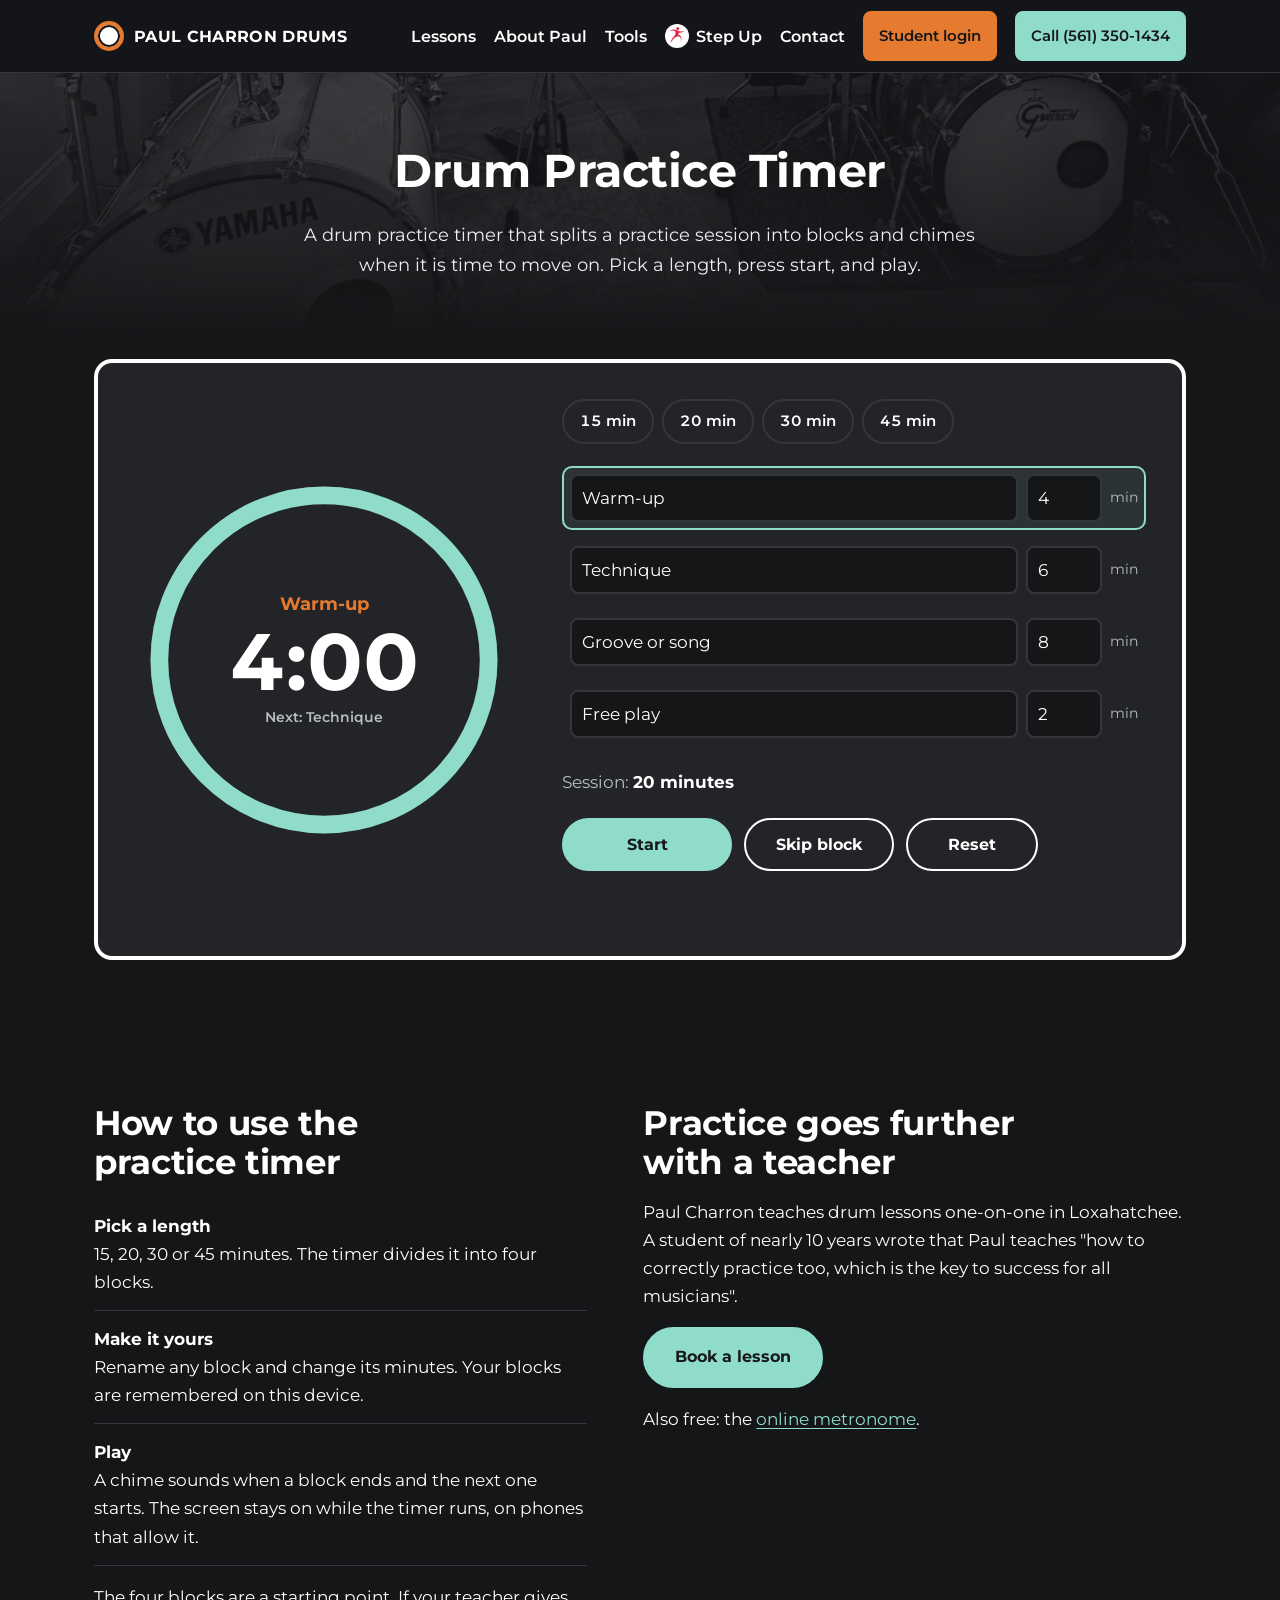
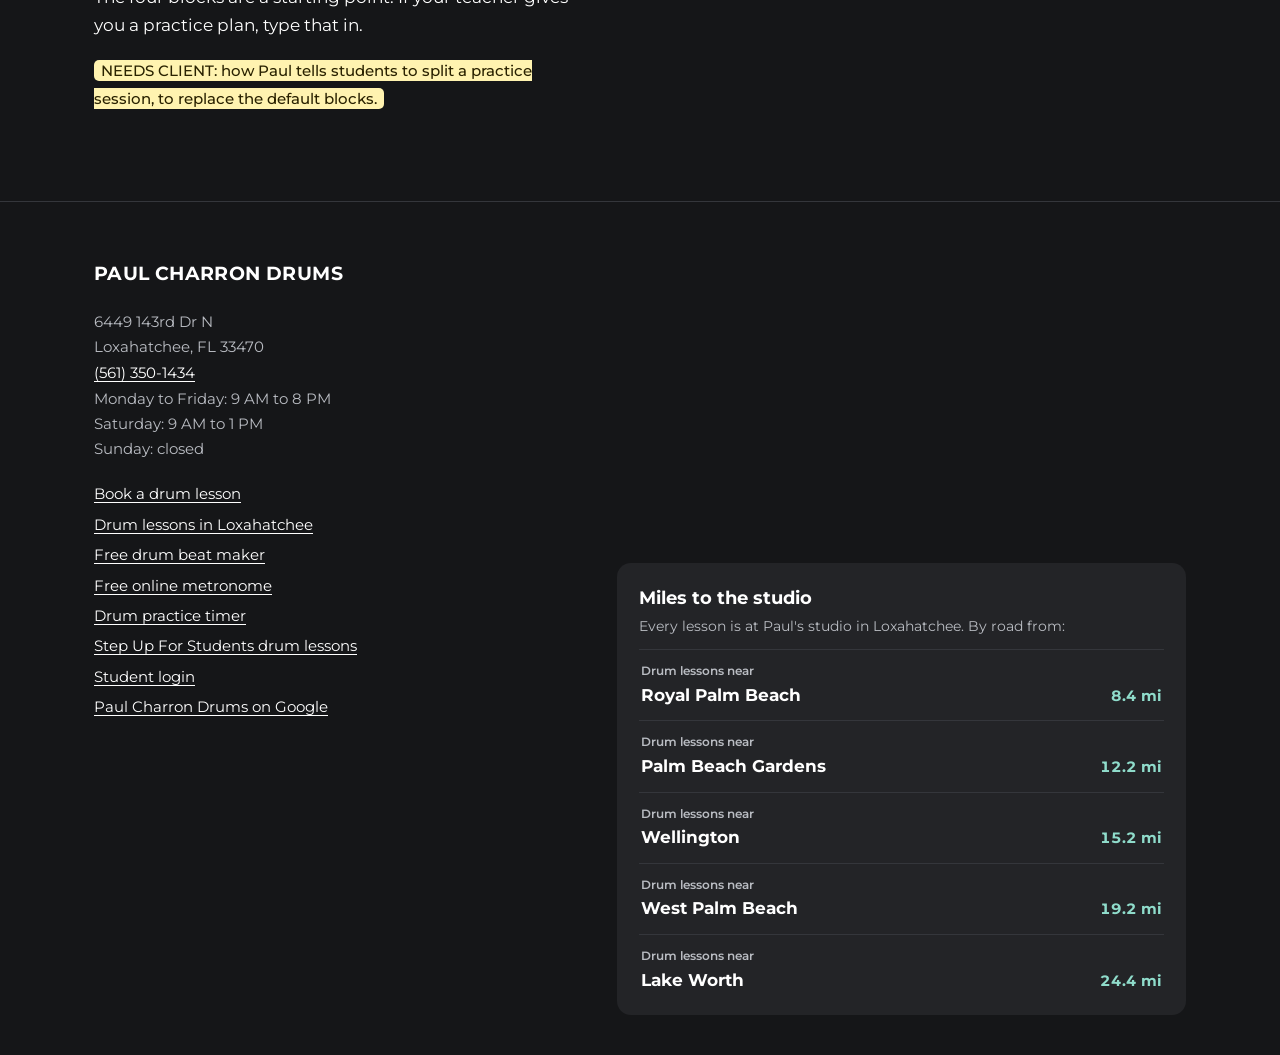
<file: practice-timer.html>
<!doctype html>
<html lang="en">
<head>
<meta charset="utf-8">
<meta name="viewport" content="width=device-width, initial-scale=1">
<!-- DRAFT: remove this noindex line when the page is approved and published -->
<meta name="robots" content="noindex, nofollow">
<title>Drum Practice Timer | Free, Splits Your Session Into Blocks | Paul Charron Drums</title>
<!-- share card: start -->
<meta property="og:type" content="website">
<meta property="og:site_name" content="Paul Charron Drums">
<meta property="og:title" content="Drum Practice Timer | Free, Splits Your Session Into Blocks | Paul Charron Drums">
<meta property="og:description" content="Free drum practice timer. Pick 15 to 45 minutes and it splits the session into warm-up, technique, groove and free play, with a chime between blocks.">
<meta property="og:url" content="https://gantolin.github.io/paul-charron-drums-preview/practice-timer.html">
<meta property="og:image" content="https://gantolin.github.io/paul-charron-drums-preview/img/share-card-1200x630.jpg">
<meta property="og:image:width" content="1200">
<meta property="og:image:height" content="630">
<meta property="og:image:alt" content="Paul Charron Drums: drum lessons in Loxahatchee, FL. Two drum kits in the lesson room.">
<meta name="twitter:card" content="summary_large_image">
<!-- share card: end -->
<meta name="description" content="Free drum practice timer. Pick 15 to 45 minutes and it splits the session into warm-up, technique, groove and free play, with a chime between blocks.">
<link rel="preconnect" href="https://fonts.googleapis.com">
<link rel="preconnect" href="https://fonts.gstatic.com" crossorigin>
<link href="https://fonts.googleapis.com/css2?family=Montserrat:wght@400;500;600;700&display=swap" rel="stylesheet">
<link rel="stylesheet" href="styles.css?v=51">
</head>
<body>

<a class="skip" href="#top">Skip to the page content</a>

<header class="site-header">
  <div class="wrap">
    <a class="brand" href="index.html">Paul Charron Drums</a>
    <button class="menu-toggle" type="button" aria-expanded="false" aria-controls="site-nav">Menu</button>
    <nav class="nav" id="site-nav" aria-label="Main">
      <a href="index.html#lessons">Lessons</a>
      <a href="index.html#about">About Paul</a>
      <a href="index.html#tools">Tools</a>
      <a class="su-nav" href="step-up-for-students-drum-lessons.html"><img src="img/step-up-for-students-icon.png" alt="" width="22" height="22">Step Up</a>
      <a href="contact.html" aria-current="page">Contact</a>
      <a class="btn small login" href="student-login.html">Student login</a>
      <a class="btn small" href="tel:+15613501434">Call (561) 350-1434</a>
    </nav>
  </div>
</header>

<main id="top">

<section class="page-head">
  <div class="wrap">
    <h1>Drum Practice Timer</h1>
    <p>A drum practice timer that splits a practice session into blocks and chimes when it is time to move on. Pick a length, press start, and play.</p>
  </div>
</section>

<section class="tool">
  <div class="wrap">
    <div class="tool-panel ptimer" id="ptimer">
      <div class="pt-clock">
        <svg viewBox="0 0 300 300" aria-hidden="true">
          <circle cx="150" cy="150" r="130" class="pt-track"/>
          <circle cx="150" cy="150" r="130" class="pt-ring" id="pt-ring" transform="rotate(-90 150 150)"/>
        </svg>
        <div class="pt-readout">
          <strong id="pt-block">Warm-up</strong>
          <output id="pt-time">4:00</output>
          <span id="pt-next">Next: Technique</span>
        </div>
      </div>

      <div class="pt-controls">
        <div class="metro-presets" aria-label="Session length">
          <button type="button" data-total="15">15 min</button>
          <button type="button" data-total="20">20 min</button>
          <button type="button" data-total="30">30 min</button>
          <button type="button" data-total="45">45 min</button>
        </div>

        <ol id="pt-rows" class="pt-rows"></ol>
        <p class="pt-total">Session: <strong id="pt-total">20 minutes</strong></p>

        <div class="metro-main">
          <button type="button" class="btn" id="pt-start">Start</button>
          <button type="button" class="btn ghost" id="pt-skip">Skip block</button>
          <button type="button" class="btn ghost" id="pt-reset">Reset</button>
        </div>
        <p class="pt-done" id="pt-done" role="status"></p>
      </div>
    </div>
  </div>
</section>

<section>
  <div class="wrap two-col">
    <div>
      <h2>How to use the practice timer</h2>
      <ul class="contact-list">
        <li><strong>Pick a length</strong>15, 20, 30 or 45 minutes. The timer divides it into four blocks.</li>
        <li><strong>Make it yours</strong>Rename any block and change its minutes. Your blocks are remembered on this device.</li>
        <li><strong>Play</strong>A chime sounds when a block ends and the next one starts. The screen stays on while the timer runs, on phones that allow it.</li>
      </ul>
      <p>The four blocks are a starting point. If your teacher gives you a practice plan, type that in.</p>
      <p><span class="needs">NEEDS CLIENT: how Paul tells students to split a practice session, to replace the default blocks.</span></p>
    </div>
    <div>
      <h2>Practice goes further with a teacher</h2>
      <p>Paul Charron teaches drum lessons one-on-one in Loxahatchee. A student of nearly 10 years wrote that Paul teaches "how to correctly practice too, which is the key to success for all musicians".</p>
      <p><a class="btn" href="index.html#book">Book a lesson</a></p>
      <p>Also free: the <a href="metronome.html">online metronome</a>.</p>
    </div>
  </div>
</section>

</main>

<footer class="site-footer">
  <div class="wrap">
    <div>
      <p class="footer-brand">Paul Charron Drums</p>
      <address>
        6449 143rd Dr N<br>
        Loxahatchee, FL 33470<br>
        <a href="tel:+15613501434">(561) 350-1434</a>
      </address>
      <p>Monday to Friday: 9 AM to 8 PM<br>Saturday: 9 AM to 1 PM<br>Sunday: closed</p>
      <ul class="footer-links">
        <li><a href="index.html#book">Book a drum lesson</a></li>
        <li><a href="index.html">Drum lessons in Loxahatchee</a></li>
        <li><a href="drum-beat-maker.html">Free drum beat maker</a></li>
        <li><a href="metronome.html">Free online metronome</a></li>
        <li><a href="practice-timer.html">Drum practice timer</a></li>
        <li><a href="step-up-for-students-drum-lessons.html">Step Up For Students drum lessons</a></li>
        <li><a href="student-login.html">Student login</a></li>
        <li><a href="https://www.google.com/maps/place/?q=place_id:ChIJOVCGmioh2YgREIuvyYdA8Hk">Paul Charron Drums on Google</a></li>
      </ul>
    </div>
    <div>
      <iframe title="Map showing Paul Charron Drums in Loxahatchee, FL" loading="lazy"
              src="https://www.google.com/maps?q=Paul+Charron+Drums+6449+143rd+Dr+N+Loxahatchee+FL+33470&output=embed"></iframe>
      <div class="miles-board">
        <p class="miles-head">Miles to the studio</p>
        <p class="miles-sub">Every lesson is at Paul's studio in Loxahatchee. By road from:</p>
        <ul>
          <li><a href="drum-lessons-royal-palm-beach-fl.html"><span class="pre">Drum lessons near</span><strong>Royal Palm Beach</strong><em>8.4 mi</em></a></li>
          <li><a href="drum-lessons-palm-beach-gardens-fl.html"><span class="pre">Drum lessons near</span><strong>Palm Beach Gardens</strong><em>12.2 mi</em></a></li>
          <li><a href="drum-lessons-wellington-fl.html"><span class="pre">Drum lessons near</span><strong>Wellington</strong><em>15.2 mi</em></a></li>
          <li><a href="drum-lessons-west-palm-beach-fl.html"><span class="pre">Drum lessons near</span><strong>West Palm Beach</strong><em>19.2 mi</em></a></li>
          <li><a href="drum-lessons-lake-worth-fl.html"><span class="pre">Drum lessons near</span><strong>Lake Worth</strong><em>24.4 mi</em></a></li>
        </ul>
      </div>
    </div>
  </div>
</footer>

<div class="mobile-bar">
  <a href="tel:+15613501434">Call</a>
  <a href="sms:+15613501434?&body=Hi%20Paul%2C%20I%27d%20like%20to%20book%20a%20drum%20lesson.">Text</a>
  <a class="primary" href="index.html#book">Book</a>
</div>

<script src="tools.js?v=1"></script>
<script src="beatmaker.js?v=1"></script>
<script src="site.js?v=3"></script>
</body>
</html>
</file>
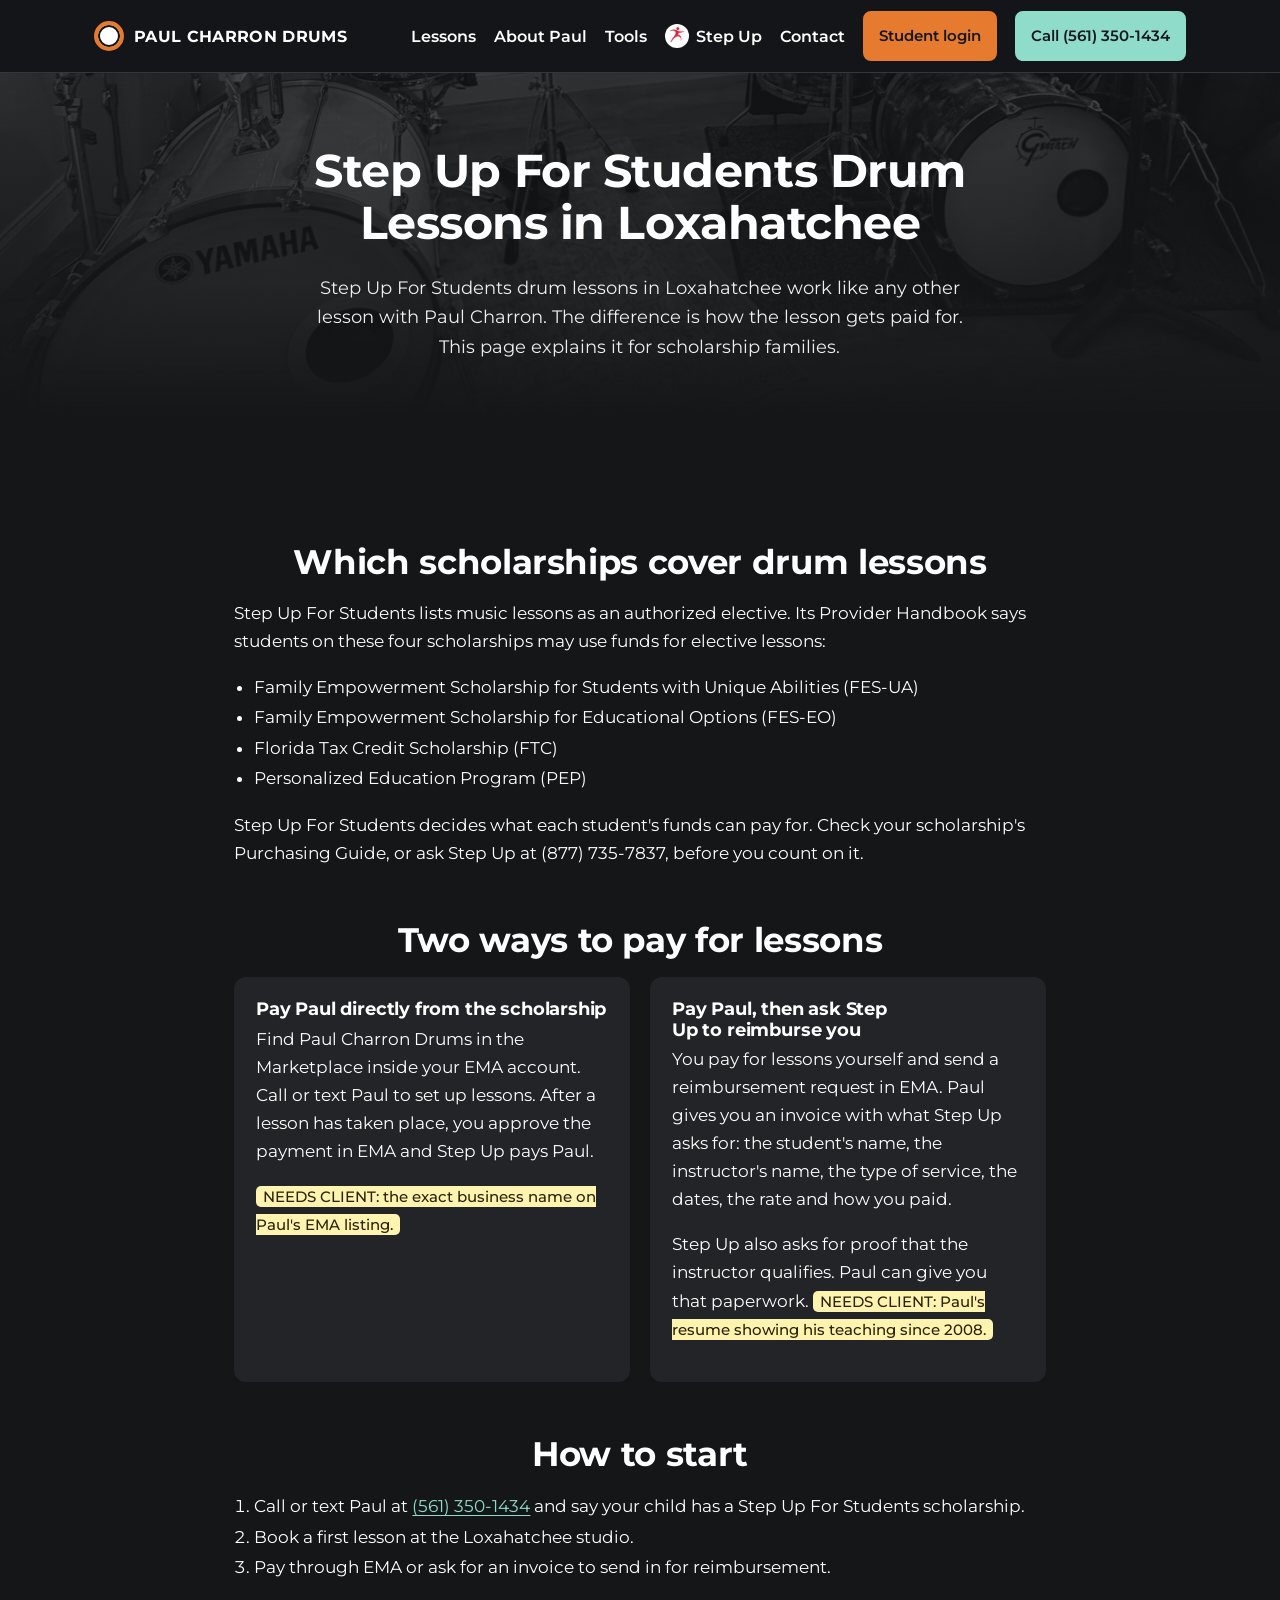
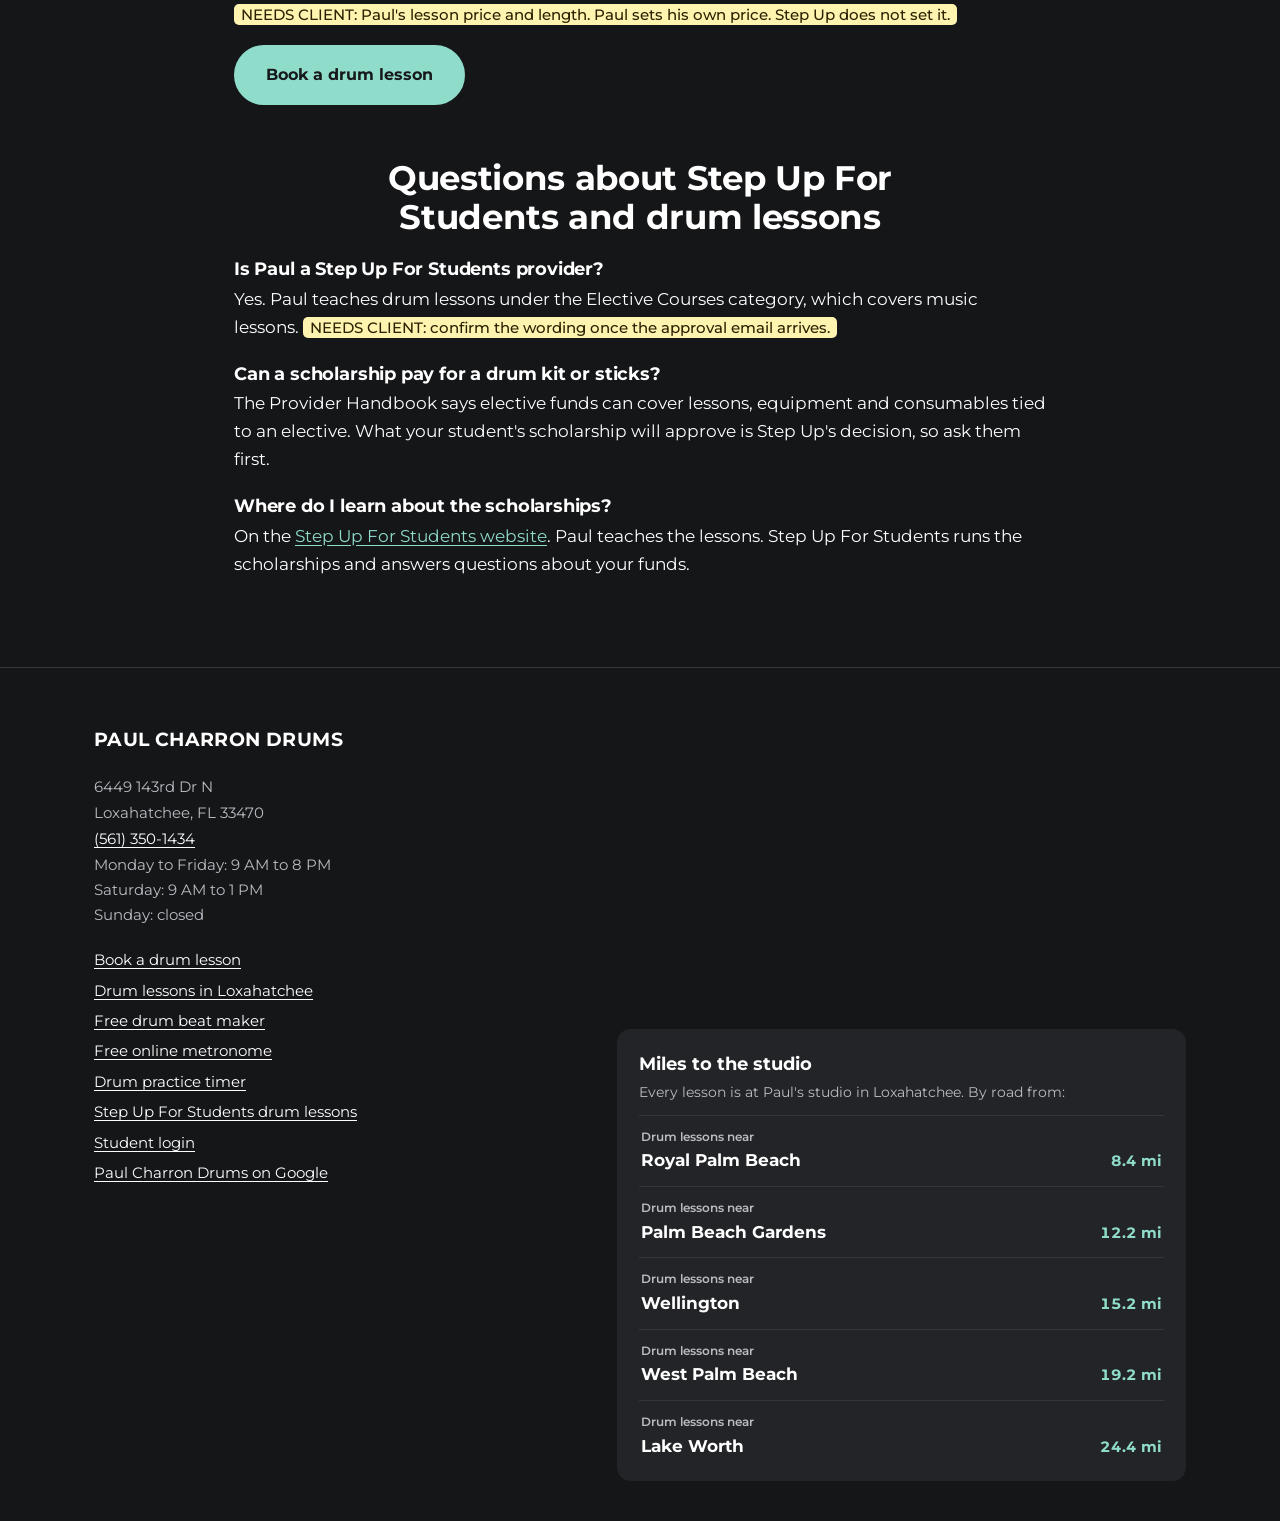
<file: step-up-for-students-drum-lessons.html>
<!doctype html>
<html lang="en">
<head>
<meta charset="utf-8">
<meta name="viewport" content="width=device-width, initial-scale=1">
<!-- DRAFT: remove this noindex line when the page is approved and published -->
<meta name="robots" content="noindex, nofollow">
<title>Step Up For Students Drum Lessons in Loxahatchee, FL | Paul Charron Drums</title>
<!-- share card: start -->
<meta property="og:type" content="website">
<meta property="og:site_name" content="Paul Charron Drums">
<meta property="og:title" content="Step Up For Students Drum Lessons in Loxahatchee, FL | Paul Charron Drums">
<meta property="og:description" content="Step Up For Students drum lessons in Loxahatchee, FL. How Florida scholarship families can pay for private drum lessons with Paul Charron.">
<meta property="og:url" content="https://gantolin.github.io/paul-charron-drums-preview/step-up-for-students-drum-lessons.html">
<meta property="og:image" content="https://gantolin.github.io/paul-charron-drums-preview/img/share-card-1200x630.jpg">
<meta property="og:image:width" content="1200">
<meta property="og:image:height" content="630">
<meta property="og:image:alt" content="Paul Charron Drums: drum lessons in Loxahatchee, FL. Two drum kits in the lesson room.">
<meta name="twitter:card" content="summary_large_image">
<!-- share card: end -->
<meta name="description" content="Step Up For Students drum lessons in Loxahatchee, FL. How Florida scholarship families can pay for private drum lessons with Paul Charron.">
<link rel="preconnect" href="https://fonts.googleapis.com">
<link rel="preconnect" href="https://fonts.gstatic.com" crossorigin>
<link href="https://fonts.googleapis.com/css2?family=Montserrat:wght@400;500;600;700&display=swap" rel="stylesheet">
<link rel="stylesheet" href="styles.css?v=51">
</head>
<body>

<a class="skip" href="#top">Skip to the page content</a>

<header class="site-header">
  <div class="wrap">
    <a class="brand" href="index.html">Paul Charron Drums</a>
    <button class="menu-toggle" type="button" aria-expanded="false" aria-controls="site-nav">Menu</button>
    <nav class="nav" id="site-nav" aria-label="Main">
      <a href="index.html#lessons">Lessons</a>
      <a href="index.html#about">About Paul</a>
      <a href="index.html#tools">Tools</a>
      <a class="su-nav" href="step-up-for-students-drum-lessons.html" aria-current="page"><img src="img/step-up-for-students-icon.png" alt="" width="22" height="22">Step Up</a>
      <a href="contact.html">Contact</a>
      <a class="btn small login" href="student-login.html">Student login</a>
      <a class="btn small" href="tel:+15613501434">Call (561) 350-1434</a>
    </nav>
  </div>
</header>

<main id="top">

<section class="page-head">
  <div class="wrap">
    <h1>Step Up For Students Drum Lessons in Loxahatchee</h1>
    <p>Step Up For Students drum lessons in Loxahatchee work like any other lesson with Paul Charron. The difference is how the lesson gets paid for. This page explains it for scholarship families.</p>
  </div>
</section>

<section>
  <div class="wrap su-page">
    <h2>Which scholarships cover drum lessons</h2>
    <p>Step Up For Students lists music lessons as an authorized elective. Its Provider Handbook says students on these four scholarships may use funds for elective lessons:</p>
    <ul class="su-list">
      <li>Family Empowerment Scholarship for Students with Unique Abilities (FES-UA)</li>
      <li>Family Empowerment Scholarship for Educational Options (FES-EO)</li>
      <li>Florida Tax Credit Scholarship (FTC)</li>
      <li>Personalized Education Program (PEP)</li>
    </ul>
    <p>Step Up For Students decides what each student's funds can pay for. Check your scholarship's Purchasing Guide, or ask Step Up at (877) 735-7837, before you count on it.</p>

    <h2>Two ways to pay for lessons</h2>
    <div class="su-ways">
      <div class="su-way">
        <h3>Pay Paul directly from the scholarship</h3>
        <p>Find Paul Charron Drums in the Marketplace inside your EMA account. Call or text Paul to set up lessons. After a lesson has taken place, you approve the payment in EMA and Step Up pays Paul.</p>
        <p><span class="needs">NEEDS CLIENT: the exact business name on Paul's EMA listing.</span></p>
      </div>
      <div class="su-way">
        <h3>Pay Paul, then ask Step Up to reimburse you</h3>
        <p>You pay for lessons yourself and send a reimbursement request in EMA. Paul gives you an invoice with what Step Up asks for: the student's name, the instructor's name, the type of service, the dates, the rate and how you paid.</p>
        <p>Step Up also asks for proof that the instructor qualifies. Paul can give you that paperwork. <span class="needs">NEEDS CLIENT: Paul's resume showing his teaching since 2008.</span></p>
      </div>
    </div>

    <h2>How to start</h2>
    <ol class="su-list">
      <li>Call or text Paul at <a href="tel:+15613501434">(561) 350-1434</a> and say your child has a Step Up For Students scholarship.</li>
      <li>Book a first lesson at the Loxahatchee studio.</li>
      <li>Pay through EMA or ask for an invoice to send in for reimbursement.</li>
    </ol>
    <p><span class="needs">NEEDS CLIENT: Paul's lesson price and length. Paul sets his own price. Step Up does not set it.</span></p>
    <p><a class="btn" href="index.html#book">Book a drum lesson</a></p>

    <h2>Questions about Step Up For Students and drum lessons</h2>
    <h3>Is Paul a Step Up For Students provider?</h3>
    <p>Yes. Paul teaches drum lessons under the Elective Courses category, which covers music lessons. <span class="needs">NEEDS CLIENT: confirm the wording once the approval email arrives.</span></p>
    <h3>Can a scholarship pay for a drum kit or sticks?</h3>
    <p>The Provider Handbook says elective funds can cover lessons, equipment and consumables tied to an elective. What your student's scholarship will approve is Step Up's decision, so ask them first.</p>
    <h3>Where do I learn about the scholarships?</h3>
    <p>On the <a href="https://www.stepupforstudents.org/">Step Up For Students website</a>. Paul teaches the lessons. Step Up For Students runs the scholarships and answers questions about your funds.</p>
  </div>
</section>

</main>

<footer class="site-footer">
  <div class="wrap">
    <div>
      <p class="footer-brand">Paul Charron Drums</p>
      <address>
        6449 143rd Dr N<br>
        Loxahatchee, FL 33470<br>
        <a href="tel:+15613501434">(561) 350-1434</a>
      </address>
      <p>Monday to Friday: 9 AM to 8 PM<br>Saturday: 9 AM to 1 PM<br>Sunday: closed</p>
      <ul class="footer-links">
        <li><a href="index.html#book">Book a drum lesson</a></li>
        <li><a href="index.html">Drum lessons in Loxahatchee</a></li>
        <li><a href="drum-beat-maker.html">Free drum beat maker</a></li>
        <li><a href="metronome.html">Free online metronome</a></li>
        <li><a href="practice-timer.html">Drum practice timer</a></li>
        <li><a href="step-up-for-students-drum-lessons.html">Step Up For Students drum lessons</a></li>
        <li><a href="student-login.html">Student login</a></li>
        <li><a href="https://www.google.com/maps/place/?q=place_id:ChIJOVCGmioh2YgREIuvyYdA8Hk">Paul Charron Drums on Google</a></li>
      </ul>
    </div>
    <div>
      <iframe title="Map showing Paul Charron Drums in Loxahatchee, FL" loading="lazy"
              src="https://www.google.com/maps?q=Paul+Charron+Drums+6449+143rd+Dr+N+Loxahatchee+FL+33470&output=embed"></iframe>
      <div class="miles-board">
        <p class="miles-head">Miles to the studio</p>
        <p class="miles-sub">Every lesson is at Paul's studio in Loxahatchee. By road from:</p>
        <ul>
          <li><a href="drum-lessons-royal-palm-beach-fl.html"><span class="pre">Drum lessons near</span><strong>Royal Palm Beach</strong><em>8.4 mi</em></a></li>
          <li><a href="drum-lessons-palm-beach-gardens-fl.html"><span class="pre">Drum lessons near</span><strong>Palm Beach Gardens</strong><em>12.2 mi</em></a></li>
          <li><a href="drum-lessons-wellington-fl.html"><span class="pre">Drum lessons near</span><strong>Wellington</strong><em>15.2 mi</em></a></li>
          <li><a href="drum-lessons-west-palm-beach-fl.html"><span class="pre">Drum lessons near</span><strong>West Palm Beach</strong><em>19.2 mi</em></a></li>
          <li><a href="drum-lessons-lake-worth-fl.html"><span class="pre">Drum lessons near</span><strong>Lake Worth</strong><em>24.4 mi</em></a></li>
        </ul>
      </div>
    </div>
  </div>
</footer>

<div class="mobile-bar">
  <a href="tel:+15613501434">Call</a>
  <a href="sms:+15613501434?&body=Hi%20Paul%2C%20I%27d%20like%20to%20book%20a%20drum%20lesson.">Text</a>
  <a class="primary" href="index.html#book">Book</a>
</div>

<script src="site.js?v=3"></script>
</body>
</html>
</file>
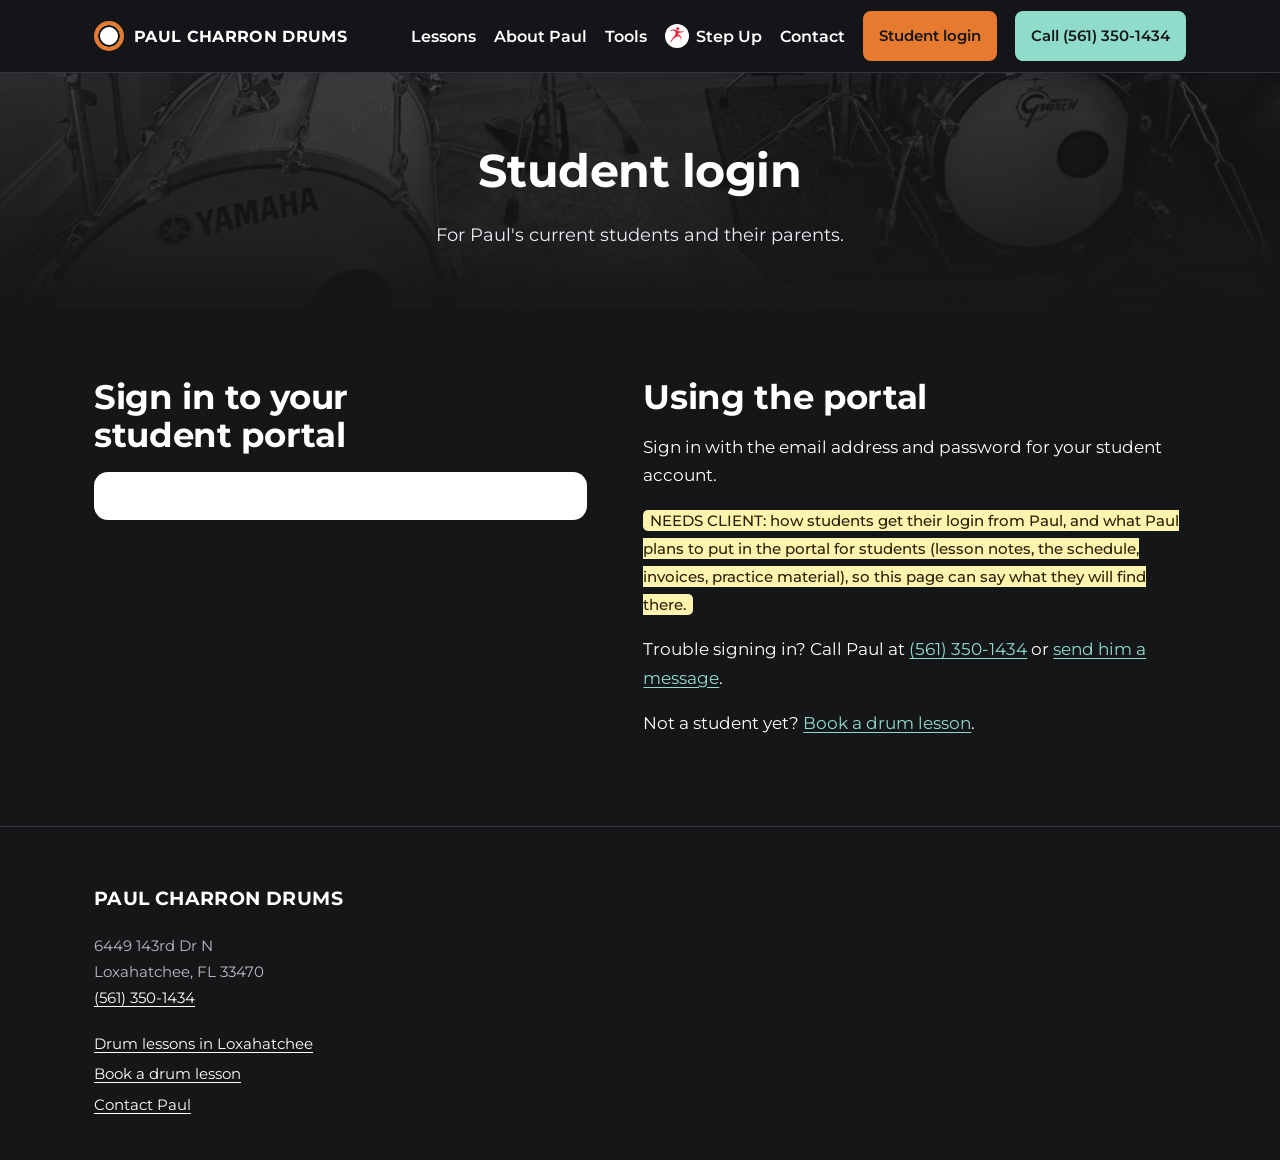
<file: student-login.html>
<!doctype html>
<html lang="en">
<head>
<meta charset="utf-8">
<meta name="viewport" content="width=device-width, initial-scale=1">
<!-- A login page usually stays noindex, even after the site is published. -->
<meta name="robots" content="noindex, nofollow">
<title>Student Login | Paul Charron Drums</title>
<!-- share card: start -->
<meta property="og:type" content="website">
<meta property="og:site_name" content="Paul Charron Drums">
<meta property="og:title" content="Student Login | Paul Charron Drums">
<meta property="og:description" content="Student and parent login for Paul Charron Drums.">
<meta property="og:url" content="https://gantolin.github.io/paul-charron-drums-preview/student-login.html">
<meta property="og:image" content="https://gantolin.github.io/paul-charron-drums-preview/img/share-card-1200x630.jpg">
<meta property="og:image:width" content="1200">
<meta property="og:image:height" content="630">
<meta property="og:image:alt" content="Paul Charron Drums: drum lessons in Loxahatchee, FL. Two drum kits in the lesson room.">
<meta name="twitter:card" content="summary_large_image">
<!-- share card: end -->
<meta name="description" content="Student and parent login for Paul Charron Drums.">
<link rel="preconnect" href="https://fonts.googleapis.com">
<link rel="preconnect" href="https://fonts.gstatic.com" crossorigin>
<link href="https://fonts.googleapis.com/css2?family=Montserrat:wght@400;500;600;700&display=swap" rel="stylesheet">
<link rel="stylesheet" href="styles.css?v=51">
</head>
<body>

<a class="skip" href="#top">Skip to the page content</a>

<header class="site-header">
  <div class="wrap">
    <a class="brand" href="index.html">Paul Charron Drums</a>
    <button class="menu-toggle" type="button" aria-expanded="false" aria-controls="site-nav">Menu</button>
    <nav class="nav" id="site-nav" aria-label="Main">
      <a href="index.html#lessons">Lessons</a>
      <a href="index.html#about">About Paul</a>
      <a href="index.html#tools">Tools</a>
      <a class="su-nav" href="step-up-for-students-drum-lessons.html"><img src="img/step-up-for-students-icon.png" alt="" width="22" height="22">Step Up</a>
      <a href="contact.html">Contact</a>
      <a class="btn small login" href="student-login.html" aria-current="page">Student login</a>
      <a class="btn small" href="tel:+15613501434">Call (561) 350-1434</a>
    </nav>
  </div>
</header>

<main id="top">

<section class="page-head">
  <div class="wrap">
    <h1>Student login</h1>
    <p>For Paul's current students and their parents.</p>
  </div>
</section>

<section>
  <div class="wrap two-col">
    <div>
      <h2>Sign in to your student portal</h2>
      <div class="panel">
        <script src="https://app.mymusicstaff.com/Widget/v4/Widget.ashx?settings=eyJTY2hvb2xJRCI6InNjaF9rdFpKaiIsIldlYnNpdGVJRCI6Indic190eWhKYiIsIldlYnNpdGVCbG9ja0lEIjoid2JiX3psV3NiSmwifQ=="></script>
      </div>
    </div>
    <div>
      <h2>Using the portal</h2>
      <p>Sign in with the email address and password for your student account.</p>
      <p><span class="needs">NEEDS CLIENT: how students get their login from Paul, and what Paul plans to put in the portal for students (lesson notes, the schedule, invoices, practice material), so this page can say what they will find there.</span></p>
      <p>Trouble signing in? Call Paul at <a href="tel:+15613501434">(561) 350-1434</a> or <a href="contact.html">send him a message</a>.</p>
      <p>Not a student yet? <a href="index.html#book">Book a drum lesson</a>.</p>
    </div>
  </div>
</section>

</main>

<footer class="site-footer">
  <div class="wrap">
    <div>
      <p class="footer-brand">Paul Charron Drums</p>
      <address>
        6449 143rd Dr N<br>
        Loxahatchee, FL 33470<br>
        <a href="tel:+15613501434">(561) 350-1434</a>
      </address>
      <ul class="footer-links">
        <li><a href="index.html">Drum lessons in Loxahatchee</a></li>
        <li><a href="index.html#book">Book a drum lesson</a></li>
        <li><a href="contact.html">Contact Paul</a></li>
      </ul>
    </div>
    <div></div>
  </div>
</footer>

<script src="site.js?v=3"></script>
</body>
</html>
</file>
<file: styles.css>
/* Paul Charron Drums. Look 4, 2026-11-21: modeled on the style of mikeslessons.com, which Paul likes.
   Dark charcoal page, white Montserrat type, centered hero over a faded black and white photo,
   teal rounded buttons, a white-framed photo, dark cards and white inset panels.
   Style only: no text, logo, icon or image is taken from that site.
   Earlier looks: styles-nashville-2026-11-21.css, styles-seafoam-2026-11-21.css. */

:root {
  --bg: #151618;
  --panel: #1c1d20;
  --card: #232427;
  --line: #34363b;
  --text: #ffffff;
  --muted: #b9bcc2;
  --teal: #1f8570;
  --teal-bright: #35b497;
  --teal-dark: #176a59;
  --blue: #2f6fdd;
  --amber: #e2a829;
  --ink: #16181b;
  --needs: #fff3b0;
  --wrap: 1140px;
  --font: "Montserrat", "Segoe UI", system-ui, sans-serif;
  --check: url("data:image/svg+xml,%3Csvg xmlns='http://www.w3.org/2000/svg' width='22' height='22' viewBox='0 0 22 22'%3E%3Ccircle cx='11' cy='11' r='11' fill='%2335b497'/%3E%3Cpath d='M6 11.4l3.2 3.2L16 7.8' fill='none' stroke='%23fff' stroke-width='2.4' stroke-linecap='round' stroke-linejoin='round'/%3E%3C/svg%3E");
  --star: url("data:image/svg+xml,%3Csvg xmlns='http://www.w3.org/2000/svg' width='22' height='20' viewBox='0 0 22 20'%3E%3Cpath fill='%23e2a829' d='M11 .8l3.1 6.4 6.9 1-5 4.9 1.2 7L11 16.8l-6.2 3.3L6 13.1 1 8.2l6.9-1z'/%3E%3C/svg%3E");
}

* { box-sizing: border-box; }

html { scroll-behavior: smooth; }
@media (prefers-reduced-motion: reduce) { html { scroll-behavior: auto; } }

body {
  margin: 0;
  background: var(--bg);
  color: var(--text);
  font-family: var(--font);
  font-size: 17px;
  line-height: 1.65;
}

::selection { background: var(--teal-bright); color: var(--ink); }

img { max-width: 100%; height: auto; display: block; }

a { color: var(--teal-bright); text-underline-offset: 0.18em; }
a:hover { color: #fff; }

h1, h2, h3 { font-family: var(--font); font-weight: 700; line-height: 1.15; margin: 0 0 0.5em; letter-spacing: -0.01em; text-wrap: balance; }
h1 { font-size: clamp(2.2rem, 5.4vw, 3.6rem); }
h1 span { display: inline; }
h2 { font-size: clamp(1.6rem, 3.2vw, 2.1rem); }
h3 { font-size: 1.25rem; }

p { margin: 0 0 1em; }

.wrap { max-width: var(--wrap); margin: 0 auto; padding: 0 24px; }

section { padding: 72px 0; }
section > .wrap > h2 { text-align: center; }

.draft-bar { background: #000; color: #fff; font-size: 0.85rem; padding: 7px 20px; text-align: center; }

.needs {
  background: var(--needs);
  color: #2a2200;
  padding: 1px 7px;
  border-radius: 5px;
  font-size: 0.9em;
  font-weight: 500;
}

/* Header */
.site-header { background: rgba(21, 22, 24, 0.96); position: sticky; top: 0; z-index: 10; border-bottom: 1px solid var(--line); }
.site-header .wrap { display: flex; align-items: center; justify-content: space-between; gap: 16px; min-height: 72px; }
.brand { font-weight: 700; font-size: 1.2rem; letter-spacing: 0.02em; text-transform: uppercase; color: #fff; text-decoration: none; display: inline-flex; align-items: center; gap: 10px; }
.brand::before {
  content: "";
  width: 22px;
  height: 22px;
  flex: none;
  background: radial-gradient(circle, #fff 0 2.6px, transparent 3px) 0 0 / 8px 8px;
}
.brand:hover { color: #fff; }
.nav { display: flex; gap: 22px; align-items: center; }
.nav a { color: #fff; text-decoration: none; font-weight: 600; font-size: 0.95rem; }
.nav a:not(.btn):hover { color: var(--teal-bright); }
.nav a, .brand { white-space: nowrap; }

.btn {
  display: inline-block;
  background: var(--teal);
  color: #fff;
  font-family: var(--font);
  font-weight: 700;
  text-decoration: none;
  padding: 15px 30px;
  border-radius: 999px;
  border: 2px solid var(--teal);
  font-size: 1rem;
  cursor: pointer;
  transition: background 0.15s, border-color 0.15s, color 0.15s;
}
.btn:hover { background: var(--teal-dark); border-color: var(--teal-dark); color: #fff; }
.btn.ghost { background: transparent; border-color: #fff; color: #fff; }
.btn.ghost:hover { background: #fff; color: var(--ink); }
.btn.small { padding: 10px 20px; font-size: 0.92rem; }
.nav a.btn { border-radius: 8px; }

/* Hero: centered, over a faded black and white photo of the lesson room */
.hero, .page-head {
  background-color: var(--bg);
  background-image:
    linear-gradient(rgba(21, 22, 24, 0.8), rgba(21, 22, 24, 0.9) 60%, var(--bg)),
    url("img/drum-studio-two-kits-loxahatchee-1400.webp");
  background-size: cover;
  background-position: center;
  background-blend-mode: normal, luminosity;
  text-align: center;
}
.hero { padding: 72px 0 0; }
.hero .wrap { display: grid; grid-template-columns: 1fr; justify-items: center; }
.hero h1 { max-width: 14em; margin-inline: auto; }
.hero p.lead { font-size: 1.12rem; max-width: 40em; margin: 0 auto; color: #eceef1; }
.hero-badges {
  list-style: none;
  display: inline-flex;
  flex-wrap: wrap;
  justify-content: center;
  gap: 6px 26px;
  margin: 28px auto 0;
  padding: 12px 28px;
  border: 1px solid var(--teal-bright);
  border-radius: 999px;
  background: rgba(31, 133, 112, 0.14);
  font-size: 0.95rem;
  font-weight: 600;
}
.hero-badges li { display: inline-flex; align-items: center; gap: 8px; }
.hero-badges li::before { content: ""; width: 18px; height: 18px; background: var(--check) center / contain no-repeat; flex: none; }
.hero-actions { display: flex; flex-wrap: wrap; justify-content: center; gap: 12px; margin: 30px 0 14px; }
.hero-note { font-size: 0.95rem; margin: 0; color: var(--muted); }
.hero-photo { position: relative; margin: 48px auto 0; width: min(100%, 940px); }
.hero-photo img {
  width: 100%;
  aspect-ratio: 16 / 9;
  object-fit: cover;
  object-position: center 50%;
  border: 6px solid #fff;
  border-radius: 18px;
}
.hero-review {
  position: absolute;
  right: -40px;
  bottom: -30px;
  max-width: 330px;
  text-align: left;
  background: var(--card);
  border: 3px solid #fff;
  border-radius: 16px;
  padding: 16px 18px;
  font-size: 0.92rem;
  line-height: 1.5;
}
.hero-review p { margin: 8px 0; }

.stars { font-size: 0; width: 110px; height: 20px; background: var(--star) repeat-x; }
.who { color: var(--muted); font-size: 0.88rem; font-weight: 600; }

/* Answer block */
.answer { padding-top: 110px; }
.answer .wrap { display: grid; grid-template-columns: 1.05fr 1fr; gap: 56px; align-items: start; }
.answer h2 { text-align: left; }
.answer ul { margin: 0; padding: 0; list-style: none; }
.answer li { padding: 10px 0 10px 36px; background: var(--check) 0 13px / 22px 22px no-repeat; }

/* Beat machine, framed like a screen */
.beat .wrap { display: grid; grid-template-columns: 0.8fr 1.5fr; gap: 56px; align-items: center; }
.beat h2 { text-align: left; }
.beat .wrap > div:last-child { background: var(--card); border: 4px solid #fff; border-radius: 16px; padding: 26px; }
.beat-rows { display: grid; gap: 10px; }
.beat-row { display: grid; grid-template-columns: 66px 1fr; align-items: center; gap: 12px; }
.beat-row > span { font-weight: 600; font-size: 0.9rem; }
.beat-steps { display: grid; grid-template-columns: repeat(16, 1fr); gap: 5px; }
.beat-steps button { height: 46px; border: 0; border-radius: 6px; background: rgba(255, 255, 255, 0.09); cursor: pointer; padding: 0; }
.beat-steps button:nth-child(4n + 1) { background: rgba(255, 255, 255, 0.2); }
.beat-steps button:hover { background: rgba(255, 255, 255, 0.32); }
.beat-row[data-voice="hat"] button[aria-pressed="true"] { background: var(--amber); }
.beat-row[data-voice="snare"] button[aria-pressed="true"] { background: var(--teal-bright); }
.beat-row[data-voice="kick"] button[aria-pressed="true"] { background: #5b8def; }
.beat-steps button.now { box-shadow: 0 0 0 3px #fff; }
.beat-steps button:focus-visible { outline: 3px solid #fff; outline-offset: 2px; }
.beat-controls { display: flex; flex-wrap: wrap; align-items: center; gap: 18px; margin-top: 20px; }
.beat-controls .btn { min-width: 120px; }
.beat-controls label { display: flex; align-items: center; gap: 10px; font-weight: 600; font-size: 0.95rem; }
.beat-controls input[type="range"] { accent-color: var(--teal-bright); width: 150px; }
.beat-controls output { font-variant-numeric: tabular-nums; min-width: 4.5em; }

/* Two ways: dark cards */
.ways { display: grid; grid-template-columns: 1fr 1fr; gap: 24px; margin-top: 36px; }
.way { background: var(--card); border-radius: 12px; padding: 28px; display: flex; flex-direction: column; align-items: flex-start; }
.way img { border-radius: 10px; aspect-ratio: 16 / 9; object-fit: cover; object-position: center 62%; width: 100%; margin-bottom: 22px; }
.way .btn { margin-top: auto; }
.way.online .btn { margin-top: 12px; }

/* Steps: outlined number tiles */
.steps { list-style: none; padding: 0; margin: 40px 0 0; display: grid; grid-template-columns: repeat(3, 1fr); gap: 40px; counter-reset: step; }
.steps li { counter-increment: step; }
.steps li::before {
  content: counter(step);
  display: grid;
  place-items: center;
  width: 68px;
  height: 68px;
  border: 2px solid #5b8def;
  border-radius: 12px;
  background: rgba(91, 141, 239, 0.12);
  font-weight: 700;
  font-size: 1.7rem;
  margin-bottom: 22px;
}
.steps li:nth-child(2)::before { border-color: var(--teal-bright); background: rgba(53, 180, 151, 0.12); }
.steps li:nth-child(3)::before { border-color: var(--amber); background: rgba(226, 168, 41, 0.12); }
.steps h3 { font-weight: 500; font-size: 1.4rem; }
.steps p { color: #dfe1e5; font-size: 0.98rem; }

/* Studio and booking: white inset panels */
.studio, .book { padding: 24px; }
.studio > .wrap, .book > .wrap {
  max-width: 1320px;
  background: #fff;
  color: var(--ink);
  border-radius: 14px;
  padding: 64px 56px;
}
.studio a, .book a { color: var(--teal-dark); }
.studio a:hover, .book a:hover { color: var(--ink); }
.studio-grid { display: grid; grid-template-columns: 0.9fr 1.2fr; gap: 56px; align-items: start; }
.studio h2, .book h2 { font-weight: 500; font-size: clamp(1.8rem, 3.4vw, 2.4rem); }
.photo-row { display: grid; grid-template-columns: 1fr 1fr; gap: 14px; }
.photo-row img { border-radius: 14px; aspect-ratio: 3 / 4; object-fit: cover; width: 100%; }
.photo-row img.wide { grid-column: 1 / -1; aspect-ratio: 16 / 11; object-position: center 60%; }

.book .wrap { display: grid; grid-template-columns: 1fr 1fr; gap: 56px; align-items: start; }
.book a.btn { color: #fff; }
.book-form { background: #fff; color: var(--ink); border: 2px solid var(--ink); border-radius: 12px; padding: 22px; }
.form-note { font-size: 0.9rem; color: #555; margin-top: 12px; }

/* About */
.about .wrap { max-width: 860px; }
.about h2 { text-align: center; }
.about p { color: #eceef1; }
blockquote { margin: 26px 0; padding: 26px 28px; background: var(--card); border: 3px solid #fff; border-radius: 16px; font-size: 1.08rem; line-height: 1.55; }
blockquote footer { color: var(--muted); font-size: 0.9rem; font-weight: 600; margin-top: 12px; }

/* Reviews */
.review-grid { columns: 3; column-gap: 22px; margin: 36px 0 28px; }
.review { break-inside: avoid; background: var(--card); border-radius: 12px; padding: 24px; margin: 0 0 22px; font-size: 0.98rem; }
.review p { margin: 12px 0 14px; }
.reviews .wrap > p { text-align: center; }
/* Sliding reviews (Gene, 2026-11-22): swipe, arrow buttons, slow auto-advance when motion is allowed */
.review-slider { display: flex; gap: 22px; overflow-x: auto; scroll-snap-type: x mandatory; margin: 36px 0 18px; padding: 2px 2px 6px; scrollbar-width: none; overscroll-behavior-x: contain; }
.review-slider::-webkit-scrollbar { display: none; }
.review-slider:focus-visible { outline: 2px solid var(--teal); outline-offset: 4px; border-radius: 12px; }
.review-slider .review { flex: 0 0 calc((100% - 44px) / 3); scroll-snap-align: start; margin: 0; }
.slider-nav { display: flex; justify-content: center; gap: 12px; margin: 0 0 22px; }
.slider-btn { width: 46px; height: 46px; border-radius: 50%; border: 2px solid var(--teal); background: transparent; color: var(--teal); cursor: pointer; display: grid; place-items: center; padding: 0; }
.slider-btn svg { width: 22px; height: 22px; fill: none; stroke: currentColor; stroke-width: 2.6; stroke-linecap: round; stroke-linejoin: round; }
.slider-btn:hover, .slider-btn:focus-visible { background: var(--teal); color: var(--ink); }
@media (max-width: 1000px) { .review-slider .review { flex-basis: calc((100% - 22px) / 2); } }
@media (max-width: 640px) { .review-slider { gap: 14px; } .review-slider .review { flex-basis: 86%; } }
.two-col > div > .review, .wrap > .review { max-width: 760px; }

/* FAQ: a dark panel of cards */
.faq .wrap { max-width: 1040px; background: var(--panel); border-radius: 14px; padding: 36px 28px; }
.faq h2 { font-size: 1.25rem; margin-bottom: 22px; }
details { background: var(--card); border-radius: 10px; padding: 0 22px; margin-bottom: 12px; }
summary { font-weight: 700; font-size: 1.02rem; cursor: pointer; padding: 18px 40px 18px 0; list-style: none; position: relative; }
summary::-webkit-details-marker { display: none; }
summary::before, summary::after { content: ""; position: absolute; right: 2px; top: 50%; width: 16px; height: 3px; margin-top: -1px; background: var(--teal-bright); border-radius: 2px; }
summary::after { transform: rotate(90deg); }
details[open] summary::after { transform: none; }
details p { margin: 0; padding: 0 0 18px; color: #dfe1e5; font-size: 0.96rem; }

/* Areas */
#areas .wrap > p { text-align: center; color: var(--muted); }
.area-links { list-style: none; padding: 0; margin: 30px auto 0; max-width: 860px; display: grid; gap: 12px; }
.area-links a {
  display: flex;
  justify-content: space-between;
  align-items: baseline;
  gap: 20px;
  padding: 18px 22px;
  background: var(--card);
  border-radius: 10px;
  color: #fff;
  font-weight: 700;
  font-size: 1.08rem;
  text-decoration: none;
}
.area-links a span { font-weight: 500; font-size: 0.95rem; color: var(--muted); white-space: nowrap; font-variant-numeric: tabular-nums; }
.area-links a:hover { background: var(--teal); }
.area-links a:hover span { color: #fff; }

/* Footer */
.site-footer { background: var(--bg); color: var(--muted); padding: 56px 0 40px; font-size: 0.95rem; border-top: 1px solid var(--line); }
.site-footer .wrap { display: grid; grid-template-columns: 1fr 1.2fr; gap: 48px; }
.site-footer a { color: #fff; }
.site-footer a:hover { color: var(--teal-bright); }
.site-footer iframe { width: 100%; height: 280px; border: 0; border-radius: 14px; filter: grayscale(0.7) contrast(1.05); }
.site-footer address { font-style: normal; line-height: 1.7; }
.footer-brand { font-weight: 700; text-transform: uppercase; letter-spacing: 0.02em; color: #fff; font-size: 1.2rem; }
.footer-links { list-style: none; padding: 0; margin: 18px 0 0; line-height: 2; }

/* Skip link, focus, menu button */
.skip { position: absolute; left: -9999px; top: 0; background: #fff; color: var(--ink); padding: 10px 16px; z-index: 30; }
.skip:focus { left: 8px; top: 8px; color: var(--ink); }
a:focus-visible, button:focus-visible, summary:focus-visible, input:focus-visible { outline: 3px solid var(--teal-bright); outline-offset: 3px; }
.studio a:focus-visible, .book a:focus-visible { outline-color: var(--ink); }
.menu-toggle { display: none; font: inherit; font-weight: 700; font-size: 0.92rem; background: transparent; color: #fff; border: 2px solid #fff; border-radius: 8px; padding: 8px 16px; cursor: pointer; }
.mobile-bar { display: none; }

/* Inner pages */
.page-head { padding: 72px 0 56px; }
.page-head h1 { max-width: 16em; margin-inline: auto; }
.page-head p { font-size: 1.12rem; max-width: 38em; margin: 0 auto; color: #eceef1; }
.two-col { display: grid; grid-template-columns: 1fr 1.1fr; gap: 56px; align-items: start; }
.two-col h2 { text-align: left; }
.panel { background: #fff; color: var(--ink); border-radius: 14px; padding: 24px; }
.contact-list { list-style: none; padding: 0; margin: 0 0 1em; }
.contact-list li { padding: 14px 0; border-bottom: 1px solid var(--line); }
.contact-list strong { display: block; }

@media (max-width: 1140px) {
  .menu-toggle { display: inline-block; }
  .nav {
    display: none;
    position: absolute;
    left: 0; right: 0; top: 100%;
    background: var(--bg);
    border-bottom: 1px solid var(--line);
    flex-direction: column;
    align-items: stretch;
    gap: 0;
    padding: 4px 24px 24px;
  }
  .nav.open { display: flex; }
  .nav a:not(.btn) { padding: 15px 0; border-bottom: 1px solid var(--line); font-size: 1.05rem; }
  .nav a.btn { margin-top: 18px; text-align: center; }
  .hero-review { right: 12px; bottom: 12px; }
}

@media (max-width: 860px) {
  body { font-size: 16px; padding-bottom: 60px; }
  section { padding: 52px 0; }
  .wrap { padding: 0 18px; }
  .brand { font-size: 0.95rem; }
  .site-header .wrap { min-height: 60px; }
  .hero { padding: 40px 0 0; }
  .page-head { padding: 44px 0 36px; }
  .hero-badges { border-radius: 16px; flex-direction: column; align-items: flex-start; padding: 14px 20px; }
  .hero-photo { margin-top: 32px; }
  .hero-photo img { aspect-ratio: 4 / 3; border-width: 4px; }
  .hero-review { position: static; max-width: none; margin-top: 14px; }
  .answer { padding-top: 52px; }
  .answer .wrap, .beat .wrap, .studio-grid, .book .wrap, .site-footer .wrap, .two-col { grid-template-columns: 1fr; gap: 28px; }
  .beat .wrap > div:last-child { padding: 14px; }
  .ways, .steps { grid-template-columns: 1fr; }
  .steps { gap: 28px; }
  .review-grid { columns: 1; }
  .beat-row { grid-template-columns: 1fr; gap: 4px; }
  .beat-steps { gap: 3px; }
  .studio, .book { padding: 12px; }
  .studio > .wrap, .book > .wrap { padding: 32px 18px; }
  .faq .wrap { padding: 24px 14px; margin: 0 12px; }
  blockquote { padding: 20px; }
  .book-form, .panel { padding: 6px; }
  .area-links a { flex-direction: column; gap: 2px; }
  .mobile-bar { display: grid; grid-template-columns: 1fr 1fr; position: fixed; left: 0; right: 0; bottom: 0; z-index: 20; background: var(--card); border-top: 1px solid var(--line); }
  .mobile-bar a { padding: 17px 8px; text-align: center; font-weight: 700; font-size: 0.95rem; text-decoration: none; color: #fff; }
  .mobile-bar a.primary { background: var(--teal); color: #fff; }
}

/* Glowing outlined tiles (the four-feature row and the step numbers) and the blue login button */
.features-grid { display: grid; grid-template-columns: repeat(4, 1fr); gap: 44px; margin-top: 56px; }
.feature { --c: #54afff; --g1: rgba(104, 26, 199, 0.6); --g2: rgba(26, 108, 250, 0.4); }
.feature:nth-child(2) { --c: #37c3a2; --g1: rgba(26, 199, 141, 0.6); --g2: rgba(47, 182, 255, 0.4); }
.feature:nth-child(3) { --c: #f2c063; --g1: rgba(199, 176, 26, 0.6); --g2: rgba(255, 165, 129, 0.4); }
.feature:nth-child(4) { --c: #ff4c6a; --g1: rgba(199, 26, 118, 0.6); --g2: rgba(208, 121, 255, 0.4); }
.tile {
  width: 100px;
  height: 100px;
  display: grid;
  place-items: center;
  background: var(--bg);
  border: 3px solid var(--c);
  border-radius: 15px;
  color: var(--c);
  box-shadow: -5px -5px 40px 0 var(--g1), 5px 10px 80px 0 var(--g2);
  margin-bottom: 36px;
}
.tile svg { width: 50px; height: 50px; }
.feature h3 { font-weight: 400; font-size: 1.7rem; margin-bottom: 0.6em; }
.feature p { font-size: 0.95rem; line-height: 1.7; margin: 0; }
.feature p + p { margin-top: 0.8em; }

.steps li { --c: #54afff; --g1: rgba(104, 26, 199, 0.6); --g2: rgba(26, 108, 250, 0.4); }
.steps li:nth-child(2) { --c: #37c3a2; --g1: rgba(26, 199, 141, 0.6); --g2: rgba(47, 182, 255, 0.4); }
.steps li:nth-child(3) { --c: #f2c063; --g1: rgba(199, 176, 26, 0.6); --g2: rgba(255, 165, 129, 0.4); }
.steps li::before,
.steps li:nth-child(2)::before,
.steps li:nth-child(3)::before {
  width: 100px;
  height: 100px;
  border: 3px solid var(--c);
  border-radius: 15px;
  background: var(--bg);
  color: var(--c);
  font-size: 2.4rem;
  box-shadow: -5px -5px 40px 0 var(--g1), 5px 10px 80px 0 var(--g2);
  margin-bottom: 36px;
}

.nav a.btn.login, .btn.login { background: #319cf8; border-color: #319cf8; color: #06213d; }
.nav a.btn.login:hover, .btn.login:hover { background: #6bb8fb; border-color: #6bb8fb; color: #06213d; }

@media (max-width: 1140px) { .nav a.btn.login { margin-top: 18px; } .nav a.btn.login + a.btn { margin-top: 10px; } }
@media (max-width: 860px) {
  .features-grid { grid-template-columns: 1fr 1fr; gap: 40px 24px; }
  .tile, .steps li::before, .steps li:nth-child(2)::before, .steps li:nth-child(3)::before { width: 84px; height: 84px; margin-bottom: 26px; }
  .feature h3 { font-size: 1.35rem; }
}

/* Two nav buttons need a little more room */
.nav { gap: 16px; }
.nav a { font-size: 0.9rem; }
.nav a.btn.small { padding: 9px 14px; font-size: 0.88rem; }
.brand { font-size: 1.1rem; }

/* Stock mood photos (Unsplash): a wide strip on the home page, a faded backdrop behind the town list,
   one photo on the online lessons page */
.photo-strip { padding: 0 24px; }
.photo-strip img { width: 100%; max-width: 1320px; margin: 0 auto; aspect-ratio: 21 / 8; object-fit: cover; object-position: center 55%; border-radius: 14px; }
#areas {
  background:
    linear-gradient(rgba(21, 22, 24, 0.84), rgba(21, 22, 24, 0.93)),
    url("img/stock-sticks-on-drum-head-dark-1600.webp") center / cover;
}
.side-photo { width: 100%; aspect-ratio: 3 / 2; object-fit: cover; border-radius: 14px; margin-bottom: 26px; }
@media (max-width: 860px) { .photo-strip { padding: 0 12px; } .photo-strip img { aspect-ratio: 16 / 9; } }

/* Brand mark: a drum head seen from above (replaces a dot grid that sat too close to the reference site's logo) */
.brand::before {
  width: 22px;
  height: 22px;
  border-radius: 50%;
  background: #fff;
  border: 4px solid var(--teal-bright);
  box-shadow: inset 0 0 0 2px var(--bg);
}

/* Three feature tiles since the Two full kits tile was removed */
.features-grid { grid-template-columns: repeat(3, 1fr); max-width: 980px; margin-inline: auto; }
@media (max-width: 860px) { .features-grid { grid-template-columns: 1fr; } }

/* Paul's own colors (2026-11-21): seafoam from his Yamaha kit, orange from its wood hoops, brass from the cymbals.
   Replaces the teal that matched the reference site. The blue Student login button stays (Gene asked for it). */
:root {
  --teal: #8fdccb;
  --teal-bright: #8fdccb;
  --teal-dark: #b9eee2;
  --hoop: #e67a2e;
  --brass: #e9bb4f;
  --check: url("data:image/svg+xml,%3Csvg xmlns='http://www.w3.org/2000/svg' width='22' height='22' viewBox='0 0 22 22'%3E%3Ccircle cx='11' cy='11' r='11' fill='%238fdccb'/%3E%3Cpath d='M6 11.4l3.2 3.2L16 7.8' fill='none' stroke='%2316181b' stroke-width='2.4' stroke-linecap='round' stroke-linejoin='round'/%3E%3C/svg%3E");
}
.btn, .book a.btn, .mobile-bar a.primary { color: var(--ink); }
.btn:hover { color: var(--ink); }
.btn.ghost { color: #fff; }
.btn.ghost:hover { color: var(--ink); }
.hero-badges { background: rgba(143, 220, 203, 0.12); }
.area-links a:hover { color: var(--ink); }
.area-links a:hover span { color: var(--ink); }
.studio a, .book a { color: #176a59; }
.book a.btn { color: var(--ink); }
.brand::before { border-color: var(--hoop); }
summary::before, summary::after { background: var(--hoop); }
.beat-row[data-voice="hat"] button[aria-pressed="true"] { background: var(--brass); }
.beat-row[data-voice="snare"] button[aria-pressed="true"] { background: var(--teal); }
.beat-row[data-voice="kick"] button[aria-pressed="true"] { background: var(--hoop); }
.beat-controls input[type="range"] { accent-color: var(--hoop); }

.feature, .steps li { --c: #8fdccb; --g1: rgba(143, 220, 203, 0.5); --g2: rgba(31, 122, 109, 0.45); }
.feature:nth-child(2), .steps li:nth-child(2) { --c: #e67a2e; --g1: rgba(230, 122, 46, 0.55); --g2: rgba(180, 70, 10, 0.4); }
.feature:nth-child(3), .steps li:nth-child(3) { --c: #e9bb4f; --g1: rgba(233, 187, 79, 0.5); --g2: rgba(160, 110, 10, 0.4); }
.nav a.btn, .nav a.btn:hover { color: var(--ink); }

/* Student login button in the orange of the Yamaha wood hoops (was the reference blue) */
.nav a.btn.login, .btn.login { background: var(--hoop); border-color: var(--hoop); color: var(--ink); }
.nav a.btn.login:hover, .btn.login:hover { background: #f29a5a; border-color: #f29a5a; color: var(--ink); }

/* Text-to-book: a third button in the phone bar */
@media (max-width: 860px) { .mobile-bar { grid-template-columns: 1fr 1fr 1.3fr; } .mobile-bar a + a { border-left: 1px solid var(--line); } }

/* ---------- Practice tools: metronome and practice timer ---------- */
.tool { padding-top: 24px; }
.tool-panel {
  background: var(--card);
  border: 4px solid #fff;
  border-radius: 18px;
  padding: 36px;
  display: grid;
  grid-template-columns: minmax(260px, 380px) 1fr;
  gap: 48px;
  align-items: center;
}
.metro-dial, .pt-clock { position: relative; width: 100%; aspect-ratio: 1; }
.metro-dial {
  border-radius: 50%;
  border: 10px solid var(--hoop);
  background: radial-gradient(circle at 50% 42%, #2c2e33, #17181b 70%);
  box-shadow: inset 0 0 0 4px var(--bg), inset 0 0 0 7px #3a3d43, 0 0 60px rgba(230, 122, 46, 0.18);
  transition: box-shadow 0.08s;
}
.metro-dial.hit { box-shadow: inset 0 0 0 4px var(--bg), inset 0 0 0 7px #3a3d43, 0 0 80px rgba(143, 220, 203, 0.45); }
#metro-dots { position: absolute; inset: 0; }
.metro-dot {
  position: absolute;
  width: 9%;
  aspect-ratio: 1;
  border-radius: 50%;
  transform: translate(-50%, -50%);
  background: #3d4046;
  border: 2px solid #55585f;
}
.metro-dot.first { border-color: var(--brass); }
.metro-dot.on { background: var(--teal); border-color: var(--teal); box-shadow: 0 0 22px rgba(143, 220, 203, 0.9); }
.metro-dot.first.on { background: var(--brass); border-color: var(--brass); box-shadow: 0 0 24px rgba(233, 187, 79, 0.95); }
.metro-readout, .pt-readout {
  position: absolute;
  inset: 0;
  display: grid;
  place-content: center;
  justify-items: center;
  text-align: center;
  gap: 2px;
}
.metro-readout output { font-size: clamp(3.4rem, 9vw, 5.4rem); font-weight: 700; line-height: 1; font-variant-numeric: tabular-nums; }
.metro-readout span { font-size: 0.85rem; color: var(--muted); font-weight: 600; }
.metro-readout em { font-style: normal; color: var(--teal); font-weight: 600; margin-top: 6px; }
.metro-controls, .pt-controls { display: grid; gap: 22px; }
.metro-tempo { display: grid; grid-template-columns: auto auto 1fr auto auto; gap: 8px; align-items: center; }
.metro-tempo input[type="range"] { width: 100%; accent-color: var(--teal); height: 32px; }
.round {
  width: 46px;
  height: 46px;
  border-radius: 50%;
  border: 2px solid var(--line);
  background: transparent;
  color: #fff;
  font: inherit;
  font-weight: 700;
  font-size: 0.9rem;
  cursor: pointer;
}
.round:hover { border-color: var(--teal); color: var(--teal); }
.metro-main { display: flex; flex-wrap: wrap; gap: 12px; }
.metro-main .btn { min-width: 132px; text-align: center; }
#metro-start, #pt-start { min-width: 170px; }
.metro-presets { display: flex; flex-wrap: wrap; gap: 8px; }
.metro-presets button {
  background: transparent;
  border: 2px solid var(--line);
  color: #fff;
  border-radius: 999px;
  padding: 8px 16px;
  font: inherit;
  font-weight: 600;
  font-size: 0.92rem;
  cursor: pointer;
  font-variant-numeric: tabular-nums;
}
.metro-presets button:hover { border-color: var(--hoop); color: var(--hoop); }
.tool-fields { display: flex; flex-wrap: wrap; gap: 14px 22px; align-items: center; font-size: 0.95rem; font-weight: 600; }
.tool-fields label { display: inline-flex; align-items: center; gap: 8px; }
.tool-fields select, .pt-rows input {
  background: var(--bg);
  color: #fff;
  border: 2px solid var(--line);
  border-radius: 8px;
  padding: 8px 10px;
  font: inherit;
}
.tool-fields input[type="checkbox"] { width: 20px; height: 20px; accent-color: var(--teal); }
.tool-fields.trainer { border-top: 1px solid var(--line); padding-top: 18px; }

.pt-clock svg { width: 100%; height: 100%; display: block; }
.pt-track { fill: none; stroke: #34363b; stroke-width: 14; }
.pt-ring { fill: none; stroke: var(--teal); stroke-width: 14; stroke-linecap: round; transition: stroke-dashoffset 0.3s linear; }
.pt-readout strong { font-size: 1.1rem; color: var(--hoop); }
.pt-readout output { font-size: clamp(3.2rem, 9vw, 5rem); font-weight: 700; line-height: 1.05; font-variant-numeric: tabular-nums; }
.pt-readout span { font-size: 0.9rem; color: var(--muted); font-weight: 600; }
.pt-rows { list-style: none; margin: 0; padding: 0; display: grid; gap: 8px; }
.pt-rows li { display: grid; grid-template-columns: 1fr 76px auto; gap: 8px; align-items: center; padding: 6px; border-radius: 10px; border: 2px solid transparent; }
.pt-rows li.now { border-color: var(--teal); background: rgba(143, 220, 203, 0.08); }
.pt-rows input { width: 100%; min-width: 0; }
.pt-rows span { color: var(--muted); font-size: 0.9rem; }
.pt-total { margin: 0; color: var(--muted); }
.pt-total strong { color: #fff; }
.pt-done { margin: 0; font-weight: 700; color: var(--brass); min-height: 1.6em; }
@media (prefers-reduced-motion: reduce) { .pt-ring, .metro-dial { transition: none; } }

.tool-cards { display: grid; grid-template-columns: 1fr 1fr; gap: 24px; margin-top: 36px; }
.tool-card { background: var(--card); border-radius: 12px; padding: 28px; text-decoration: none; color: #fff; display: block; border: 2px solid transparent; }
.tool-card:hover { border-color: var(--teal); color: #fff; }
.tool-card h3 { font-size: 1.4rem; margin-bottom: 0.4em; }
.tool-card p { margin: 0 0 14px; color: #dfe1e5; }
.tool-card span { color: var(--teal); font-weight: 700; }
/* Tool card icons (Gene, 2026-11-22) */
.tool-icon { display: block; width: 76px; height: 76px; margin: 4px 0 18px; color: var(--teal); }
.tool-icon .ln { fill: none; stroke: currentColor; stroke-width: 3; stroke-linecap: round; stroke-linejoin: round; }
.tool-icon .off { fill: none; stroke: #54575e; stroke-width: 2; }
.tool-icon .f-teal { fill: var(--teal); }
.tool-icon .f-hoop { fill: var(--hoop, #e67a2e); }
.tool-icon .f-brass { fill: var(--brass, #e9bb4f); }
.tool-icon .s-hoop { stroke: var(--hoop, #e67a2e); }
.tool-icon .arm { transform-origin: 32px 48px; }
@media (prefers-reduced-motion: no-preference) {
  .tool-card:hover .tool-icon .arm { animation: tool-swing 0.9s ease-in-out infinite alternate; }
  .tool-card:hover .tool-icon .step { animation: tool-step 0.8s steps(1) infinite; }
  .tool-card:hover .tool-icon .step.b { animation-delay: 0.2s; }
  .tool-card:hover .tool-icon .step.c { animation-delay: 0.4s; }
  .tool-card:hover .tool-icon .step.d { animation-delay: 0.6s; }
}
@keyframes tool-swing { from { transform: rotate(0deg); } to { transform: rotate(-38deg); } }
@keyframes tool-step { 0%, 24% { opacity: 1; } 25%, 100% { opacity: 0.35; } }
#tools .wrap > p { text-align: center; color: var(--muted); }

@media (max-width: 860px) {
  .tool-panel { grid-template-columns: 1fr; gap: 26px; padding: 20px 16px; }
  .metro-dial, .pt-clock { max-width: 300px; margin: 0 auto; }
  .metro-tempo { grid-template-columns: auto auto auto auto; justify-content: center; }
  .metro-tempo input[type="range"] { grid-column: 1 / -1; grid-row: 1; }
  .metro-main { justify-content: center; }
  .metro-main .btn { flex: 1 1 130px; }
  .metro-presets { justify-content: center; }
  .tool-fields { flex-direction: column; align-items: flex-start; }
  .tool-cards { grid-template-columns: 1fr; }
}

/* Hero backdrop: the two kits only, cropped below the music stands (Gene, 2026-11-21) */
.hero, .page-head {
  background-image:
    linear-gradient(rgba(21, 22, 24, 0.78), rgba(21, 22, 24, 0.88) 60%, var(--bg)),
    url("img/hero-backdrop-drums-2400.webp"); /* rebuilt from the full-size original 2026-11-22, tools/sharpen_hero_backdrop.py */
  background-position: center 35%;
}

/* Phone header: keep the name and Menu button inside the screen */
@media (max-width: 860px) {
  .brand { font-size: 0.9rem; gap: 7px; }
  .brand::before { width: 18px; height: 18px; border-width: 3px; }
  .menu-toggle { padding: 7px 13px; }
}

/* ---------- Drum beat maker ---------- */
.bm-panel { background: var(--card); border: 4px solid #fff; border-radius: 18px; padding: 28px; display: grid; gap: 22px; }
.bm-scroll { overflow-x: auto; padding-bottom: 6px; }
#bm-grid { display: grid; gap: 8px; min-width: 620px; }
.bm-row { display: grid; grid-template-columns: 92px 1fr; gap: 12px; align-items: center; }
.bm-label {
  font: inherit; font-weight: 600; font-size: 0.9rem; text-align: left; color: #fff; cursor: pointer;
  background: var(--bg); border: 2px solid var(--line); border-radius: 8px; padding: 9px 10px;
  position: sticky; left: 0; z-index: 1;
}
.bm-label:hover { border-color: var(--teal); }
.bm-steps { display: grid; grid-template-columns: repeat(16, 1fr); gap: 5px; }
.bm-steps button { height: 44px; border: 0; border-radius: 6px; background: rgba(255, 255, 255, 0.09); cursor: pointer; padding: 0; }
.bm-steps button:nth-child(4n + 1) { background: rgba(255, 255, 255, 0.2); }
.bm-steps button:hover { background: rgba(255, 255, 255, 0.32); }
.bm-row[data-voice="crash"] button[aria-pressed="true"], .bm-row[data-voice="open"] button[aria-pressed="true"], .bm-row[data-voice="hat"] button[aria-pressed="true"] { background: var(--brass); }
.bm-row[data-voice="snare"] button[aria-pressed="true"], .bm-row[data-voice="tom"] button[aria-pressed="true"] { background: var(--teal); }
.bm-row[data-voice="kick"] button[aria-pressed="true"] { background: var(--hoop); }
.bm-steps button.now { box-shadow: 0 0 0 3px #fff; }
.bm-steps button:focus-visible, .bm-label:focus-visible { outline: 3px solid #fff; outline-offset: 2px; }
.bm-bar { display: flex; flex-wrap: wrap; gap: 14px 24px; align-items: center; }
.bm-bar label { display: inline-flex; align-items: center; gap: 10px; font-weight: 600; font-size: 0.95rem; }
.bm-bar input[type="range"] { width: 150px; accent-color: var(--hoop); }
.bm-bar output { font-variant-numeric: tabular-nums; min-width: 4.4em; }
#bm-play { min-width: 150px; text-align: center; }
.bm-note { margin: 0; min-height: 1.6em; color: var(--brass); font-weight: 600; }
.bm-hint { margin: 0; color: var(--muted); font-size: 0.9rem; }
.tool-cards.three { grid-template-columns: repeat(3, 1fr); }
@media (max-width: 860px) {
  .bm-panel { padding: 16px 12px; }
  .bm-row { grid-template-columns: 78px 1fr; gap: 8px; }
  .bm-bar { gap: 12px; }
  .bm-bar .btn { flex: 1 1 120px; text-align: center; }
  .tool-cards.three { grid-template-columns: 1fr; }
}

/* Menu sizes. Larger since 2026-11-22 (Gene): Online lessons and Reviews left the menu, so there is room. */
.nav { gap: 26px; }
.nav a { font-size: 1.08rem; }
.nav a.btn.small { padding: 11px 16px; font-size: 1rem; }
@media (max-width: 1140px) { .nav a:not(.btn) { font-size: 1.15rem; } .nav a.btn.small { font-size: 1.05rem; padding: 13px 16px; } }
.brand { font-size: 1.02rem; }
@media (max-width: 860px) { .brand { font-size: 0.9rem; } }

/* Facts list folded into the "Who takes drum lessons" section; room under the hero for the overlapping review card */
.hero + .features { padding-top: 110px; }
.facts { list-style: none; margin: 56px auto 0; padding: 28px 32px; max-width: 980px; background: var(--card); border-radius: 12px; display: grid; grid-template-columns: 1fr 1fr; gap: 6px 36px; }
.facts li { padding: 10px 0 10px 34px; background: var(--check) 0 13px / 22px 22px no-repeat; font-size: 0.98rem; }
.facts li:last-child { grid-column: 1 / -1; }
@media (max-width: 860px) {
  .hero + .features { padding-top: 52px; }
  .facts { grid-template-columns: 1fr; padding: 18px 18px; margin-top: 36px; }
}

/* Footer: town pages */
.footer-head { margin: 26px 0 0; font-weight: 700; color: #fff; }
.footer-towns { margin-top: 6px; }

.footer-sub { margin: 4px 0 0; font-size: 0.9rem; }

/* Footer: miles-to-the-studio board under the map */
.miles-board { margin-top: 18px; background: var(--card); border-radius: 14px; padding: 20px 22px 10px; }
.miles-head { margin: 0; color: #fff; font-weight: 700; font-size: 1.15rem; }
.miles-sub { margin: 2px 0 10px; font-size: 0.9rem; }
.miles-board ul { list-style: none; margin: 0; padding: 0; }
.miles-board li { border-top: 1px solid var(--line); }
.miles-board a { display: grid; grid-template-columns: 1fr auto; align-items: baseline; gap: 0 16px; padding: 11px 2px; text-decoration: none; }
.miles-board .pre { grid-column: 1 / -1; font-size: 0.78rem; color: var(--muted); font-weight: 600; }
.miles-board strong { color: #fff; font-size: 1.05rem; }
.miles-board em { font-style: normal; font-weight: 700; color: var(--teal); font-variant-numeric: tabular-nums; }
.miles-board a:hover strong { color: var(--teal); }

/* Desktop hero: text on the left, photo on the right (Gene, 2026-11-22: "try that"). Phones and tablets keep the stacked hero. */
@media (min-width: 1001px) {
  .hero { padding: 64px 0 84px; text-align: left; }
  .hero .wrap { grid-template-columns: 1.02fr 0.98fr; gap: 52px; align-items: center; justify-items: start; }
  .hero h1 { margin-inline: 0; }
  .hero p.lead { margin: 0; }
  .hero-badges { margin: 26px 0 0; justify-content: flex-start; padding: 12px 22px; border-radius: 18px; }
  .hero-actions { justify-content: flex-start; }
  .hero-photo { margin: 0; width: 100%; }
  .hero-photo img { aspect-ratio: 1400 / 1157; }
  .hero-review { right: -14px; bottom: -92px; max-width: 290px; font-size: 0.86rem; padding: 14px 16px; }
  .hero-badges { gap: 6px 16px; padding: 12px 16px; font-size: 0.86rem; }
  .hero-actions { gap: 10px; }
  .hero-actions .btn { padding-inline: 18px; font-size: 0.95rem; }
  .hero { padding-bottom: 120px; }
  .hero + .features { padding-top: 72px; }
}
/* Desktop headline size (Gene, 2026-11-22: "make h1 smaller on desktop"). Was up to 3.6rem. */
@media (min-width: 1001px) { h1 { font-size: 2.85rem; } }

/* Phone layout revision (Gene, 2026-11-22: "the mobile site needs a better layout").
   One left edge for all text, tighter sections, and icon-beside-text rows instead of tall stacked blocks. */
@media (max-width: 860px) {
  section { padding: 44px 0; }
  h2 { font-size: 1.5rem; }
  section > .wrap > h2, .about h2, .faq h2 { text-align: left; }
  #tools .wrap > p, .reviews .wrap > p { text-align: left; }
  .slider-nav { justify-content: flex-start; }

  /* hero */
  .hero { padding: 30px 0 0; text-align: left; }
  .hero .wrap { justify-items: stretch; }
  .hero h1 { font-size: 2.05rem; margin-inline: 0; max-width: none; }
  .hero p.lead { font-size: 1rem; margin: 0; }
  .hero-badges { display: flex; flex-direction: row; flex-wrap: wrap; justify-content: flex-start; align-items: center; gap: 8px; margin: 20px 0 0; padding: 0; border: 0; border-radius: 0; background: none; font-size: 0.82rem; }
  .hero-badges li { padding: 6px 12px 6px 9px; border: 1px solid rgba(143, 220, 203, 0.55); border-radius: 999px; background: rgba(143, 220, 203, 0.1); gap: 6px; }
  .hero-badges li::before { width: 15px; height: 15px; }
  .hero-actions { display: grid; grid-template-columns: 1.7fr 1fr; gap: 10px; margin: 22px 0 12px; }
  .hero-actions .btn { text-align: center; padding-inline: 10px; }
  .hero-actions .btn:first-child { grid-column: 1 / -1; }
  .hero-note { font-size: 0.9rem; }
  .hero-photo { margin-top: 24px; }
  .hero-review { margin-top: 12px; padding: 14px 16px; }
  .hero + .features { padding-top: 44px; }

  /* who takes lessons: icon left, text right */
  .features-grid { gap: 26px; margin-top: 28px; }
  .feature { display: grid; grid-template-columns: 58px 1fr; column-gap: 16px; align-items: start; }
  .feature .tile { grid-row: 1 / span 3; width: 58px; height: 58px; margin: 2px 0 0; border-width: 2px; border-radius: 12px; box-shadow: -3px -3px 22px 0 var(--g1), 3px 6px 36px 0 var(--g2); }
  .feature .tile svg { width: 30px; height: 30px; }
  .feature h3 { font-size: 1.2rem; font-weight: 600; margin-bottom: 0.3em; }
  .feature p { line-height: 1.6; }
  .facts { margin-top: 30px; }

  /* how lessons work: number left, text right */
  .steps { gap: 24px; margin-top: 26px; }
  .steps li { display: grid; grid-template-columns: 58px 1fr; column-gap: 16px; align-items: start; }
  .steps li::before, .steps li:nth-child(2)::before, .steps li:nth-child(3)::before { grid-row: 1 / span 3; width: 58px; height: 58px; margin: 2px 0 0; border-width: 2px; border-radius: 12px; font-size: 1.5rem; box-shadow: -3px -3px 22px 0 var(--g1), 3px 6px 36px 0 var(--g2); }
  .steps li > * { grid-column: 2; }
  .steps h3 { font-size: 1.2rem; font-weight: 600; margin-bottom: 0.3em; }
  .steps p { margin: 0; }

  /* lessons cards and tools */
  .ways { gap: 16px; margin-top: 26px; }
  .way { padding: 18px; }
  .way img { margin-bottom: 16px; }
  .tool-cards, .tool-cards.three { gap: 12px; margin-top: 22px; }
  .tool-card { display: grid; grid-template-columns: 56px 1fr; column-gap: 16px; align-items: start; padding: 18px; }
  .tool-card .tool-icon { grid-column: 1; grid-row: 1 / span 3; width: 56px; height: 56px; margin: 2px 0 0; }
  .tool-card h3 { grid-column: 2; grid-row: 1; font-size: 1.15rem; margin-bottom: 0.25em; }
  .tool-card p { grid-column: 2; grid-row: 2; margin-bottom: 8px; font-size: 0.95rem; }
  .tool-card span { grid-column: 2; grid-row: 3; }

  .review-slider { margin-top: 24px; }
  .photo-strip + section { padding-top: 40px; }
  blockquote { font-size: 1rem; margin: 20px 0; }
}
/* Plain "Who takes drum lessons" and 1-2-3 steps (Gene, 2026-11-22: the light-up cards "seem over done").
   No glow, no outlined boxes: a flat icon or number, a bold label, text, thin dividers between columns. */
.features-grid { gap: 0; margin-top: 44px; }
.feature { padding: 4px 34px; }
.feature + .feature { border-left: 1px solid var(--line); }
.feature .tile { display: block; width: auto; height: auto; border: 0; border-radius: 0; background: none; box-shadow: none; margin: 0 0 14px; }
.feature .tile { place-items: start; justify-items: start; text-align: left; }
.feature .tile svg { display: block; width: 38px; height: 38px; margin: 0; }
.feature h3 { font-size: 1.2rem; font-weight: 700; margin-bottom: 0.4em; }
.feature p { line-height: 1.6; }
.steps { gap: 0; }
.steps li { padding: 4px 34px; }
.steps li + li { border-left: 1px solid var(--line); }
.steps li::before, .steps li:nth-child(2)::before, .steps li:nth-child(3)::before { display: block; width: auto; height: auto; border: 0; border-radius: 0; background: none; box-shadow: none; margin: 0 0 12px; font-size: 2rem; line-height: 1; color: var(--c); }
.steps h3 { font-size: 1.2rem; font-weight: 700; }
@media (max-width: 860px) {
  .features-grid { gap: 0; margin-top: 22px; }
  .feature { grid-template-columns: 40px 1fr; column-gap: 14px; padding: 18px 0; }
  .feature:first-child { padding-top: 0; }
  .feature + .feature { border-left: 0; border-top: 1px solid var(--line); }
  .feature .tile { grid-row: 1 / span 3; width: auto; height: auto; margin: 2px 0 0; border: 0; box-shadow: none; }
  .feature .tile svg { width: 32px; height: 32px; }
  .steps { gap: 0; margin-top: 20px; }
  .steps li { grid-template-columns: 40px 1fr; column-gap: 14px; padding: 18px 0; }
  .steps li:first-child { padding-top: 0; }
  .steps li + li { border-left: 0; border-top: 1px solid var(--line); }
  .steps li::before, .steps li:nth-child(2)::before, .steps li:nth-child(3)::before { grid-row: 1 / span 3; width: auto; height: auto; margin: 0; border: 0; box-shadow: none; font-size: 1.8rem; line-height: 1.1; }
}
/* Step Up For Students: top-of-page strip (test) and the scholarship page (Gene, 2026-11-22).
   The icon is our own drawing, not Step Up's logo. */
.su-bar { display: flex; flex-wrap: wrap; justify-content: center; align-items: center; gap: 6px 10px; padding: 9px 16px; background: var(--panel); border-bottom: 1px solid var(--line); color: #fff; font-weight: 700; font-size: 0.95rem; text-decoration: none; }
.su-bar:hover { color: var(--teal); }
.su-bar svg { width: 22px; height: 22px; fill: none; stroke: var(--brass, #e9bb4f); stroke-width: 2.2; stroke-linecap: round; stroke-linejoin: round; flex: none; }
.su-bar svg .star { fill: var(--hoop, #e67a2e); stroke: none; }
.su-bar .needs { font-weight: 600; font-size: 0.8rem; }
.su-page { max-width: 860px; }
.su-page h2 { text-align: left; margin-top: 1.6em; }
.su-page h3 { font-size: 1.1rem; margin: 1.3em 0 0.3em; }
.su-list { padding-left: 1.2em; line-height: 1.8; }
.su-ways { display: grid; grid-template-columns: 1fr 1fr; gap: 20px; margin-top: 18px; }
.su-way { background: var(--card); border-radius: 12px; padding: 22px; }
.su-way h3 { margin-top: 0; }
@media (max-width: 860px) { .su-ways { grid-template-columns: 1fr; } .su-bar { font-size: 0.88rem; padding: 8px 12px; } }

/* Step Up For Students in the menu and as a hero badge (Gene, 2026-11-22). Our own drawn icon, not Step Up's logo. */
.su-nav { display: inline-flex; align-items: center; gap: 7px; }
.su-nav svg, .hero-su svg { width: 20px; height: 20px; fill: none; stroke: var(--brass, #e9bb4f); stroke-width: 2.2; stroke-linecap: round; stroke-linejoin: round; flex: none; }
.su-nav svg .star, .hero-su svg .star { fill: var(--hoop, #e67a2e); stroke: none; }
.hero-su { display: inline-flex; align-items: center; gap: 8px; margin: 10px 0 0; padding: 9px 16px; border: 1px solid rgba(233, 187, 79, 0.6); border-radius: 18px; background: rgba(233, 187, 79, 0.1); color: #fff; font-weight: 600; font-size: 0.86rem; text-decoration: none; }
.hero-su:hover { border-color: var(--brass, #e9bb4f); color: var(--brass, #e9bb4f); }
@media (max-width: 1000px) { .hero-su { margin-top: 12px; } }
@media (max-width: 860px) { .hero-su { margin-top: 8px; padding: 6px 12px 6px 9px; border-radius: 999px; font-size: 0.82rem; justify-self: start; } .hero-su svg { width: 16px; height: 16px; } }

/* Step Up For Students' own mark on a white chip (their mark is drawn for a white background). */
.su-nav img, .hero-su img { width: 24px; height: 24px; padding: 3px; background: #fff; border-radius: 50%; flex: none; }
/* Narrow desktops (1141 to 1259px): tighten the menu so the extra item fits on one row. */
@media (min-width: 1141px) {
  .nav { gap: 18px; }
  .nav a { font-size: 1.02rem; }
  .nav a.btn.small { padding: 10px 14px; font-size: 0.96rem; }
}
@media (min-width: 1141px) and (max-width: 1199px) {
  .nav { gap: 14px; }
  .nav a { font-size: 0.98rem; }
  .nav a.btn.small { padding: 10px 12px; font-size: 0.93rem; }
  .brand { font-size: 0.95rem; }
}

/* Phone header: larger business name (Gene, 2026-11-22). Scales with the screen so the name and Menu button still fit. */
@media (max-width: 860px) { .brand { font-size: clamp(0.8rem, 4.3vw, 1.15rem); } }
@media (max-width: 340px) { .brand { font-size: 0.82rem; } }

/* Phone: make the drum backdrop show (Gene, 2026-11-22). On a tall phone hero the old "cover" sizing zoomed the photo
   until only a blur of floor was left. Here the photo is sized to the top of the hero, framed on the Yamaha kit,
   under a lighter fade. */
@media (max-width: 860px) {
  .hero, .page-head {
    background-image:
      linear-gradient(rgba(21, 22, 24, 0.5), rgba(21, 22, 24, 0.7) 260px, var(--bg) 500px),
      url("img/hero-backdrop-drums-2400.webp");
    background-size: auto, auto 500px;
    background-position: center top, 9% top;
    background-repeat: no-repeat;
  }
  .hero h1, .hero p.lead, .page-head h1, .page-head p { text-shadow: 0 1px 10px rgba(0, 0, 0, 0.75); }
}
/* Phone hero: the four badges become a tidy two-by-two grid of equal cards (Gene, 2026-11-22).
   Before, they were pills of different widths that wrapped onto three uneven rows. Desktop is unchanged. */
@media (max-width: 860px) {
  .hero .wrap > div:first-child { display: grid; grid-template-columns: 1fr 1fr; column-gap: 8px; }
  .hero .wrap > div:first-child > h1,
  .hero .wrap > div:first-child > p,
  .hero .wrap > div:first-child > .hero-actions { grid-column: 1 / -1; }
  .hero p.lead { margin-bottom: 10px; }
  .hero-badges { display: contents; }
  .hero-badges li, .hero-su {
    display: flex; align-items: center; gap: 8px; margin: 8px 0 0; padding: 9px 10px; min-height: 58px; text-wrap: balance;
    border: 1px solid rgba(143, 220, 203, 0.5); border-radius: 12px; background: rgba(21, 22, 24, 0.62);
    font-size: 0.8rem; font-weight: 600; line-height: 1.25; text-align: left; justify-self: stretch;
  }
  .hero-badges li::before { width: 18px; height: 18px; }
  .hero-su { border-color: rgba(233, 187, 79, 0.65); }
  .hero-su img { width: 22px; height: 22px; padding: 2px; }
  .hero-actions { margin-top: 18px; }
}
/* Tablets (861 to 1000px): keep the Step Up badge on its own centered line under the badges box. */
@media (min-width: 861px) and (max-width: 1000px) { .hero-su { display: flex; width: fit-content; margin: 12px auto 0; } }

/* Phone hero: no Book, Call and Text buttons here; the bar fixed to the bottom of the screen already has all three (Gene, 2026-11-22). */
@media (max-width: 860px) { .hero-actions { display: none; } .hero-note { margin-top: 16px; } }

/* Phone hero order (Gene, 2026-11-22): headline, intro, the four cards, the review, the Google line, then the photo.
   The two hero blocks are flattened into one grid so the review (which sits after the photo in the HTML) can move up. */
@media (max-width: 860px) {
  .hero .wrap { display: grid; grid-template-columns: 1fr 1fr; column-gap: 8px; justify-items: stretch; }
  .hero .wrap > div:first-child, .hero-photo { display: contents; }
  .hero-review { grid-column: 1 / -1; order: 1; margin-top: 12px; }
  .hero-note { order: 2; margin-top: 14px; }
  .hero-photo img { grid-column: 1 / -1; order: 3; margin-top: 20px; }
}
</file>
